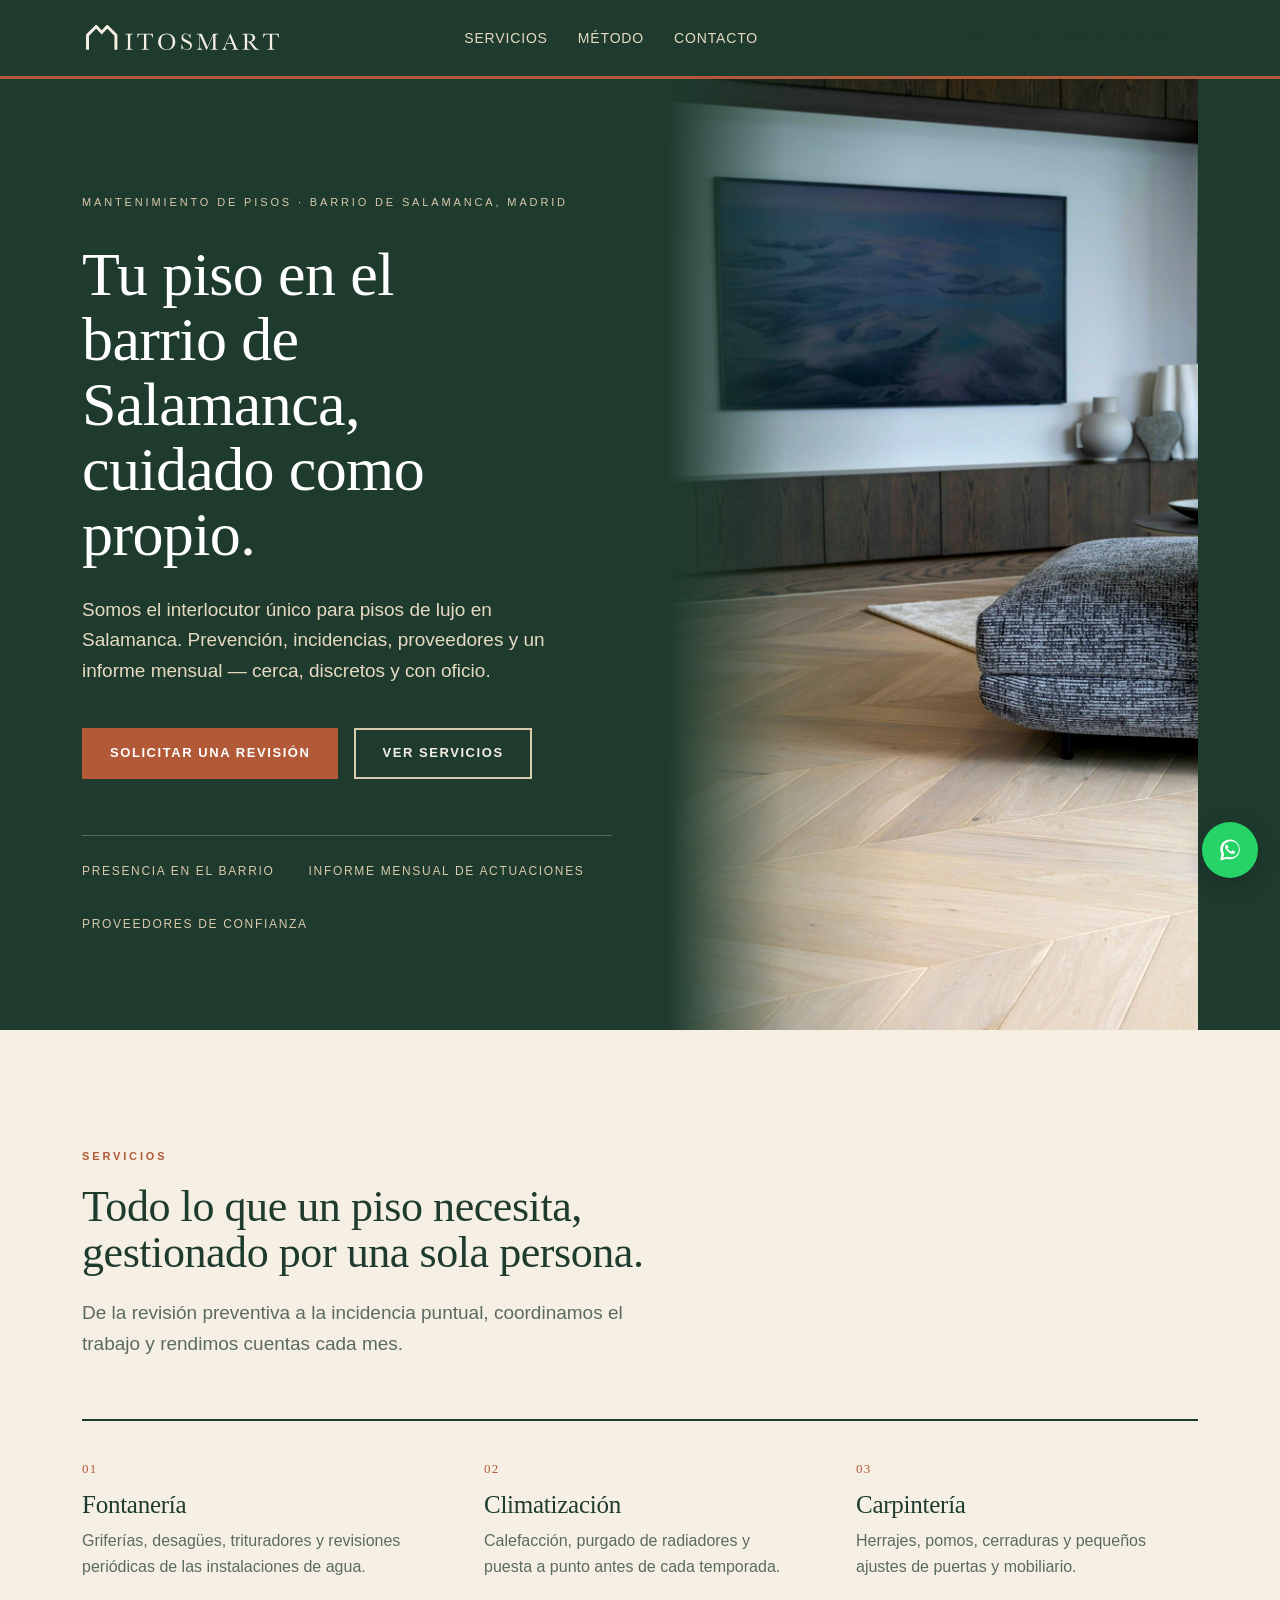
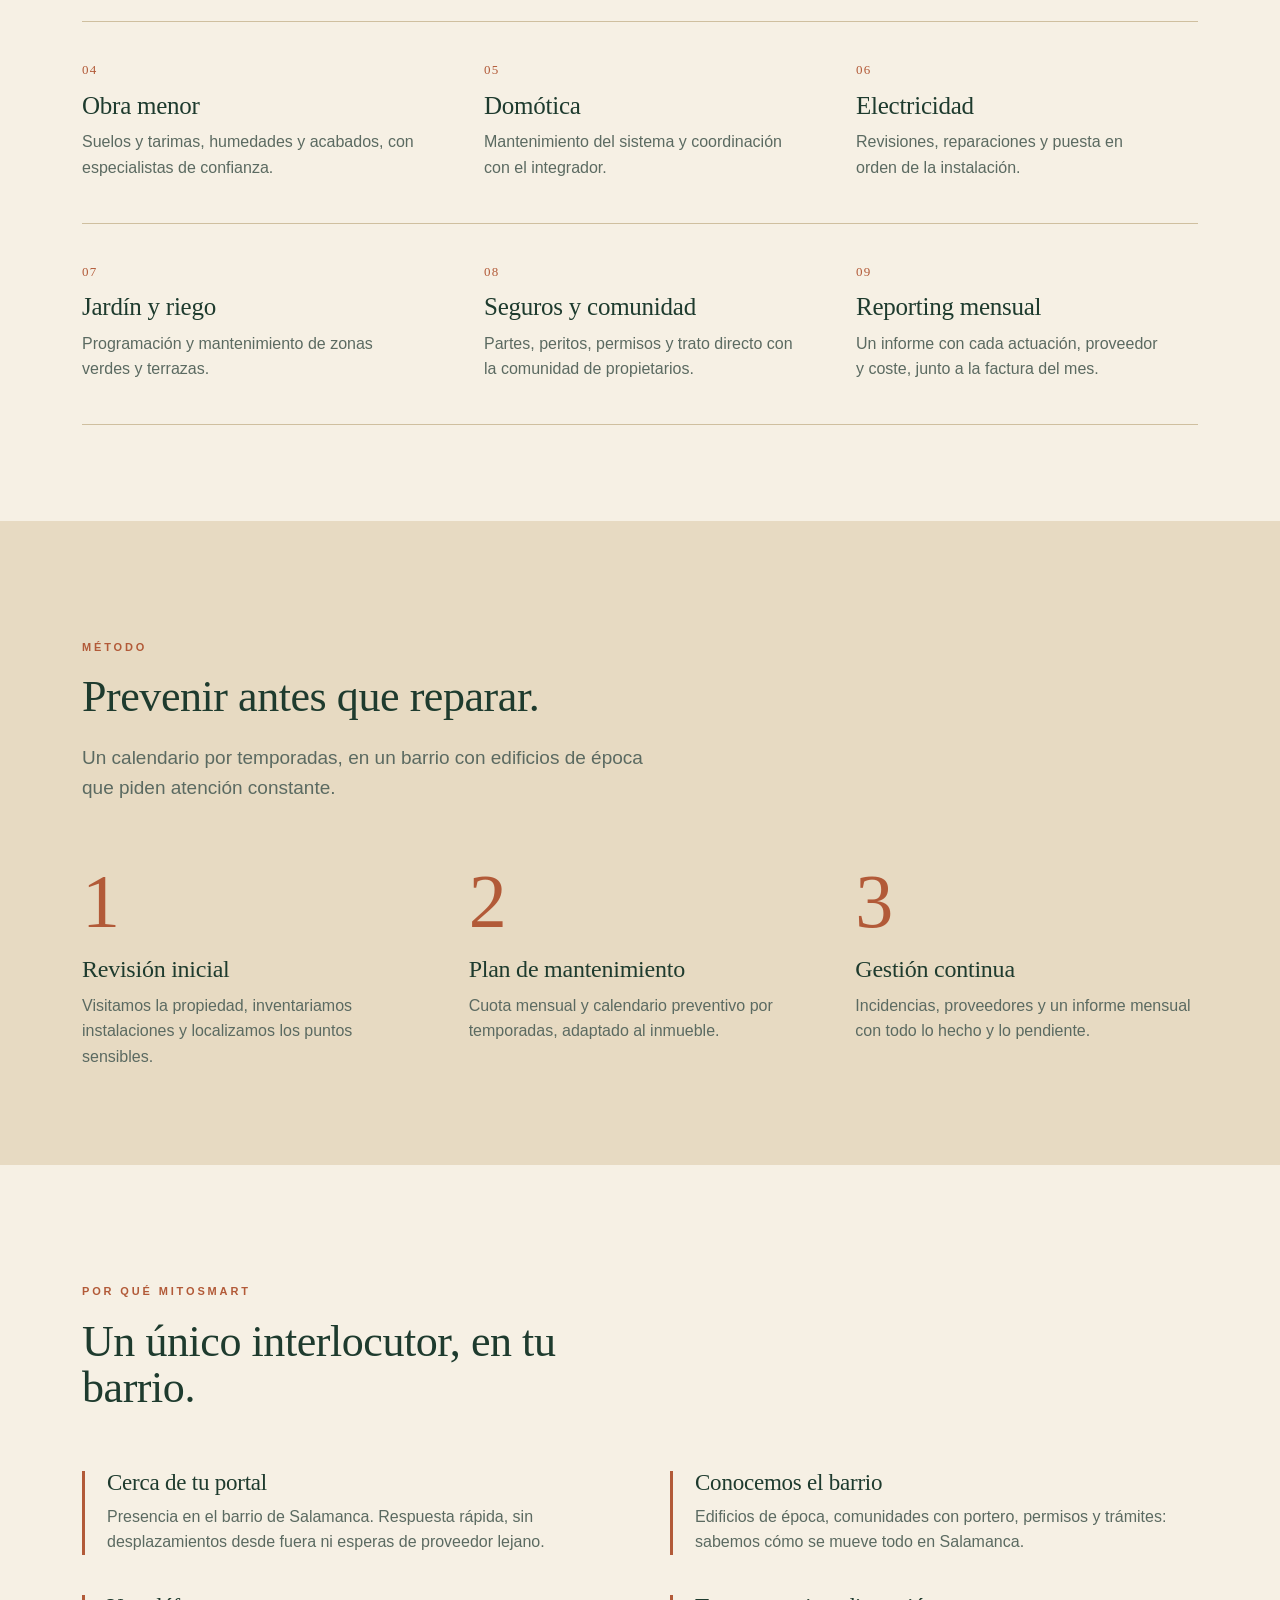
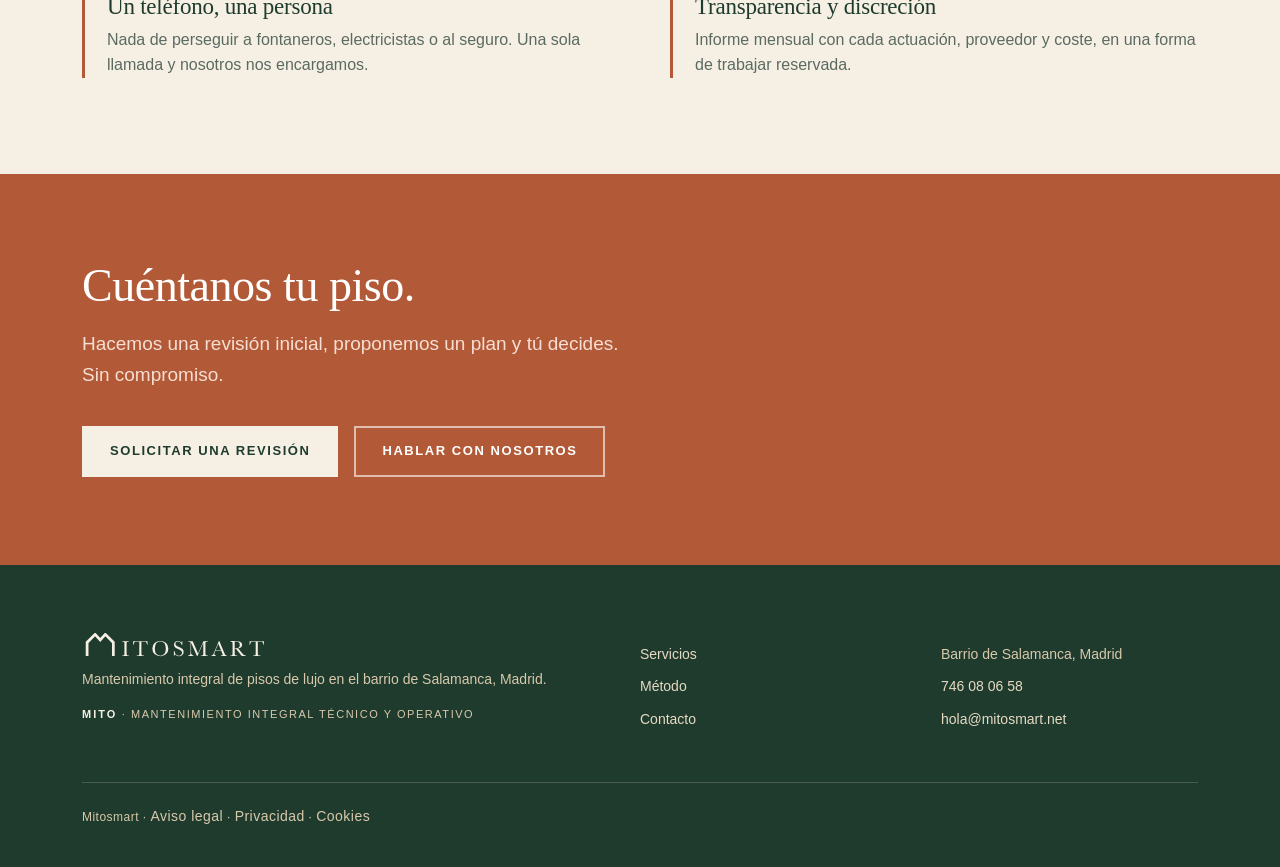
<file: index.html>
<!DOCTYPE html>
<html lang="es">
<head>
<meta charset="UTF-8">
<meta name="viewport" content="width=device-width, initial-scale=1.0">
  <meta name="robots" content="index, follow">
<title>Mantenimiento de pisos de lujo en Salamanca, Madrid | Mitosmart</title>
<meta name="description" content="Mantenimiento integral de pisos de lujo en el barrio de Salamanca (Madrid). Un único interlocutor: prevención, incidencias, proveedores de confianza e informe mensual.">
<link rel="stylesheet" href="styles.css?v=20261116a">
<script type="application/ld+json">
{
    "@context": "https://schema.org",
    "@type": "ProfessionalService",
    "name": "Mitosmart",
    "description": "Mantenimiento integral de pisos de lujo en el barrio de Salamanca (Madrid): prevención, incidencias, coordinación de proveedores y reporting mensual.",
    "url": "https://mitosmart.net/",
    "telephone": "+34746080658",
    "areaServed": [
        {
            "@type": "AdministrativeArea",
            "name": "Barrio de Salamanca"
        },
        {
            "@type": "City",
            "name": "Madrid"
        }
    ],
    "address": {
        "@type": "PostalAddress",
        "addressLocality": "Madrid",
        "addressRegion": "Madrid",
        "addressCountry": "ES"
    },
    "priceRange": "€€",
    "openingHoursSpecification": [
        {
            "@type": "OpeningHoursSpecification",
            "dayOfWeek": [
                "Monday",
                "Tuesday",
                "Wednesday",
                "Thursday",
                "Friday"
            ],
            "opens": "09:00",
            "closes": "19:00"
        }
    ],
    "hasOfferCatalog": {
        "@type": "OfferCatalog",
        "name": "Mantenimiento integral de viviendas",
        "itemListElement": [
            {
                "@type": "Offer",
                "itemOffered": {
                    "@type": "Service",
                    "name": "Fontanería"
                }
            },
            {
                "@type": "Offer",
                "itemOffered": {
                    "@type": "Service",
                    "name": "Climatización"
                }
            },
            {
                "@type": "Offer",
                "itemOffered": {
                    "@type": "Service",
                    "name": "Carpintería"
                }
            },
            {
                "@type": "Offer",
                "itemOffered": {
                    "@type": "Service",
                    "name": "Obra menor"
                }
            },
            {
                "@type": "Offer",
                "itemOffered": {
                    "@type": "Service",
                    "name": "Domótica"
                }
            },
            {
                "@type": "Offer",
                "itemOffered": {
                    "@type": "Service",
                    "name": "Electricidad"
                }
            },
            {
                "@type": "Offer",
                "itemOffered": {
                    "@type": "Service",
                    "name": "Jardín y riego"
                }
            },
            {
                "@type": "Offer",
                "itemOffered": {
                    "@type": "Service",
                    "name": "Gestión con seguros y comunidad"
                }
            }
        ]
    },
    "geo": {
        "@type": "GeoCoordinates",
        "latitude": 40.4319,
        "longitude": -3.682
    }
}
  </script>
<link rel="icon" href="/favicon.ico" sizes="any">
<link rel="icon" type="image/png" sizes="32x32" href="/favicon-32.png?v=2">
<link rel="icon" type="image/png" sizes="512x512" href="/icon-512.png?v=2">
<link rel="apple-touch-icon" href="/apple-touch-icon.png?v=2">
<link rel="canonical" href="https://mitosmart.net/">
<meta property="og:type" content="website">
<meta property="og:site_name" content="Mitosmart">
<meta property="og:locale" content="es_ES">
<meta property="og:title" content="Mantenimiento de pisos de lujo en Salamanca, Madrid | Mitosmart">
<meta property="og:description" content="Mantenimiento integral de pisos de lujo en el barrio de Salamanca (Madrid). Un único interlocutor: prevención, incidencias, proveedores de confianza e informe mensual.">
<meta property="og:url" content="https://mitosmart.net/">
<meta property="og:image" content="https://mitosmart.net/og-image.jpg">
<meta property="og:image:width" content="1200">
<meta property="og:image:height" content="630">
<meta name="twitter:card" content="summary_large_image">
<meta name="twitter:title" content="Mantenimiento de pisos de lujo en Salamanca, Madrid | Mitosmart">
<meta name="twitter:description" content="Mantenimiento integral de pisos de lujo en el barrio de Salamanca (Madrid). Un único interlocutor: prevención, incidencias, proveedores de confianza e informe mensual.">
<meta name="twitter:image" content="https://mitosmart.net/og-image.jpg">
</head>
<body>

<nav class="nav">
  <div class="wrap nav-inner">
    <a class="brand" href="index.html" aria-label="Mitosmart, inicio"><img class="brand-logo" src="assets/mitosmart-logo-nav-crema.svg" alt="Mitosmart" width="200" height="27"></a>
    <div class="nav-links">
      <a href="servicios.html">Servicios</a>
      <a href="index.html#metodo">Método</a>
      <a href="contacto.html">Contacto</a>
    </div>
    <a class="btn" href="contacto.html">Solicitar una revisión</a>
  </div>
</nav>

<header class="hero">
  <div class="wrap hero-grid">
    <div class="hero-copy">
      <p class="kicker">Mantenimiento de pisos · Barrio de Salamanca, Madrid</p>
      <h1>Tu piso en el barrio de Salamanca, cuidado como propio.</h1>
      <p class="sub">Somos el interlocutor único para pisos de lujo en Salamanca. Prevención, incidencias, proveedores y un informe mensual — cerca, discretos y con oficio.</p>
      <div class="actions">
        <a class="btn solid" href="contacto.html">Solicitar una revisión</a>
        <a class="btn ghost" href="servicios.html">Ver servicios</a>
      </div>
      <div class="trustline">
        <span>Presencia en el barrio</span>
        <span>Informe mensual de actuaciones</span>
        <span>Proveedores de confianza</span>
      </div>
    </div>
    <div class="hero-media">
      <img src="hero_portrait.jpg" alt="Salón de un piso clásico con suelo de parqué en espiga en el barrio de Salamanca" loading="eager">
    </div>
  </div>
</header>

<section class="section" id="servicios">
  <div class="wrap">
    <div class="sec-head">
      <p class="kicker">Servicios</p>
      <h2>Todo lo que un piso necesita, gestionado por una sola persona.</h2>
      <p>De la revisión preventiva a la incidencia puntual, coordinamos el trabajo y rendimos cuentas cada mes.</p>
    </div>
    <div class="grid">
      <div class="cell"><p class="num">01</p><h3><a href="fontaneria-salamanca.html">Fontanería</a></h3><p>Griferías, desagües, trituradores y revisiones periódicas de las instalaciones de agua.</p></div>
      <div class="cell"><p class="num">02</p><h3><a href="climatizacion-salamanca.html">Climatización</a></h3><p>Calefacción, purgado de radiadores y puesta a punto antes de cada temporada.</p></div>
      <div class="cell"><p class="num">03</p><h3><a href="carpinteria-salamanca.html">Carpintería</a></h3><p>Herrajes, pomos, cerraduras y pequeños ajustes de puertas y mobiliario.</p></div>
      <div class="cell"><p class="num">04</p><h3><a href="obra-menor-salamanca.html">Obra menor</a></h3><p>Suelos y tarimas, humedades y acabados, con especialistas de confianza.</p></div>
      <div class="cell"><p class="num">05</p><h3><a href="domotica-salamanca.html">Domótica</a></h3><p>Mantenimiento del sistema y coordinación con el integrador.</p></div>
      <div class="cell"><p class="num">06</p><h3><a href="electricidad-salamanca.html">Electricidad</a></h3><p>Revisiones, reparaciones y puesta en orden de la instalación.</p></div>
      <div class="cell"><p class="num">07</p><h3>Jardín y riego</h3><p>Programación y mantenimiento de zonas verdes y terrazas.</p></div>
      <div class="cell"><p class="num">08</p><h3>Seguros y comunidad</h3><p>Partes, peritos, permisos y trato directo con la comunidad de propietarios.</p></div>
      <div class="cell"><p class="num">09</p><h3>Reporting mensual</h3><p>Un informe con cada actuación, proveedor y coste, junto a la factura del mes.</p></div>
    </div>
  </div>
</section>

<section class="section tint" id="metodo">
  <div class="wrap">
    <div class="sec-head">
      <p class="kicker">Método</p>
      <h2>Prevenir antes que reparar.</h2>
      <p>Un calendario por temporadas, en un barrio con edificios de época que piden atención constante.</p>
    </div>
    <div class="steps">
      <div class="step"><div class="step-num">1</div><h3>Revisión inicial</h3><p>Visitamos la propiedad, inventariamos instalaciones y localizamos los puntos sensibles.</p></div>
      <div class="step"><div class="step-num">2</div><h3>Plan de mantenimiento</h3><p>Cuota mensual y calendario preventivo por temporadas, adaptado al inmueble.</p></div>
      <div class="step"><div class="step-num">3</div><h3>Gestión continua</h3><p>Incidencias, proveedores y un informe mensual con todo lo hecho y lo pendiente.</p></div>
    </div>
  </div>
</section>

<section class="section">
  <div class="wrap">
    <div class="sec-head">
      <p class="kicker">Por qué Mitosmart</p>
      <h2>Un único interlocutor, en tu barrio.</h2>
    </div>
    <div class="props">
      <div class="prop"><h3>Cerca de tu portal</h3><p>Presencia en el barrio de Salamanca. Respuesta rápida, sin desplazamientos desde fuera ni esperas de proveedor lejano.</p></div>
      <div class="prop"><h3>Conocemos el barrio</h3><p>Edificios de época, comunidades con portero, permisos y trámites: sabemos cómo se mueve todo en Salamanca.</p></div>
      <div class="prop"><h3>Un teléfono, una persona</h3><p>Nada de perseguir a fontaneros, electricistas o al seguro. Una sola llamada y nosotros nos encargamos.</p></div>
      <div class="prop"><h3>Transparencia y discreción</h3><p>Informe mensual con cada actuación, proveedor y coste, en una forma de trabajar reservada.</p></div>
    </div>
  </div>
</section>

<section class="cta">
  <div class="wrap">
    <h2>Cuéntanos tu piso.</h2>
    <p>Hacemos una revisión inicial, proponemos un plan y tú decides. Sin compromiso.</p>
    <div class="actions">
      <a class="btn solid" href="contacto.html">Solicitar una revisión</a>
      <a class="btn ghost" href="contacto.html">Hablar con nosotros</a>
    </div>
  </div>
</section>

<footer class="footer">
  <div class="wrap">
    <div class="footer-inner">
      <div class="col">
        <div class="brand"><img class="brand-logo" src="assets/mitosmart-logo-nav-crema.svg" alt="Mitosmart" width="190" height="25"></div>
        <p>Mantenimiento integral de pisos de lujo en el barrio de Salamanca, Madrid.</p>
        <p class="acronym"><strong>MITO</strong> · Mantenimiento Integral Técnico y Operativo</p>
      </div>
      <div class="col">
        <p><a href="servicios.html">Servicios</a></p>
        <p><a href="index.html#metodo">Método</a></p>
        <p><a href="contacto.html">Contacto</a></p>
      </div>
      <div class="col">
        <p>Barrio de Salamanca, Madrid</p>
        <p><a href="tel:+34746080658">746 08 06 58</a></p>
        <p><a href="mailto:hola@mitosmart.net">hola@mitosmart.net</a></p>
      </div>
    </div>
    <div class="legal">
      Mitosmart · <a href="aviso-legal.html">Aviso legal</a> · <a href="privacidad.html">Privacidad</a> · <a href="cookies.html">Cookies</a>
    </div>
  </div>
</footer>

<a class="wa-float" href="https://wa.me/34746080658" target="_blank" rel="noopener" aria-label="Escribir por WhatsApp">
  <svg viewBox="0 0 32 32" width="26" height="26" aria-hidden="true"><path fill="currentColor" d="M16.04 3C9.4 3 4.01 8.39 4.01 15.03c0 2.12.55 4.19 1.6 6.01L4 29l8.13-2.13a12 12 0 0 0 3.9.65h.01c6.64 0 12.03-5.39 12.03-12.03C28.07 8.39 22.68 3 16.04 3Zm0 21.9h-.01a9.9 9.9 0 0 1-3.36-.6l-.24-.1-4.82 1.26 1.29-4.7-.16-.25a9.86 9.86 0 0 1-1.51-5.48c0-5.45 4.44-9.88 9.89-9.88 2.64 0 5.12 1.03 6.99 2.9a9.82 9.82 0 0 1 2.9 6.99c0 5.45-4.44 9.88-9.88 9.88Zm5.42-7.4c-.3-.15-1.76-.87-2.03-.97-.27-.1-.47-.15-.67.15-.2.3-.77.97-.94 1.17-.17.2-.35.22-.65.07-.3-.15-1.25-.46-2.38-1.47-.88-.79-1.47-1.76-1.64-2.06-.17-.3-.02-.46.13-.61.13-.13.3-.35.45-.52.15-.17.2-.3.3-.5.1-.2.05-.37-.02-.52-.07-.15-.67-1.61-.92-2.21-.24-.58-.49-.5-.67-.51h-.57c-.2 0-.52.07-.79.37-.27.3-1.04 1.02-1.04 2.48s1.06 2.88 1.21 3.08c.15.2 2.09 3.19 5.06 4.47.71.31 1.26.49 1.69.62.71.23 1.36.2 1.87.12.57-.09 1.76-.72 2.01-1.42.25-.7.25-1.29.17-1.42-.07-.13-.27-.2-.57-.35Z"/></svg>
</a>

<!-- Cloudflare Web Analytics --><script type='module' src='https://static.cloudflareinsights.com/beacon.min.js' data-cf-beacon='{"token": "82f9977408dd4a0990320ea3b025bb33"}'></script><!-- End Cloudflare Web Analytics -->

</body>
</html>
</file>
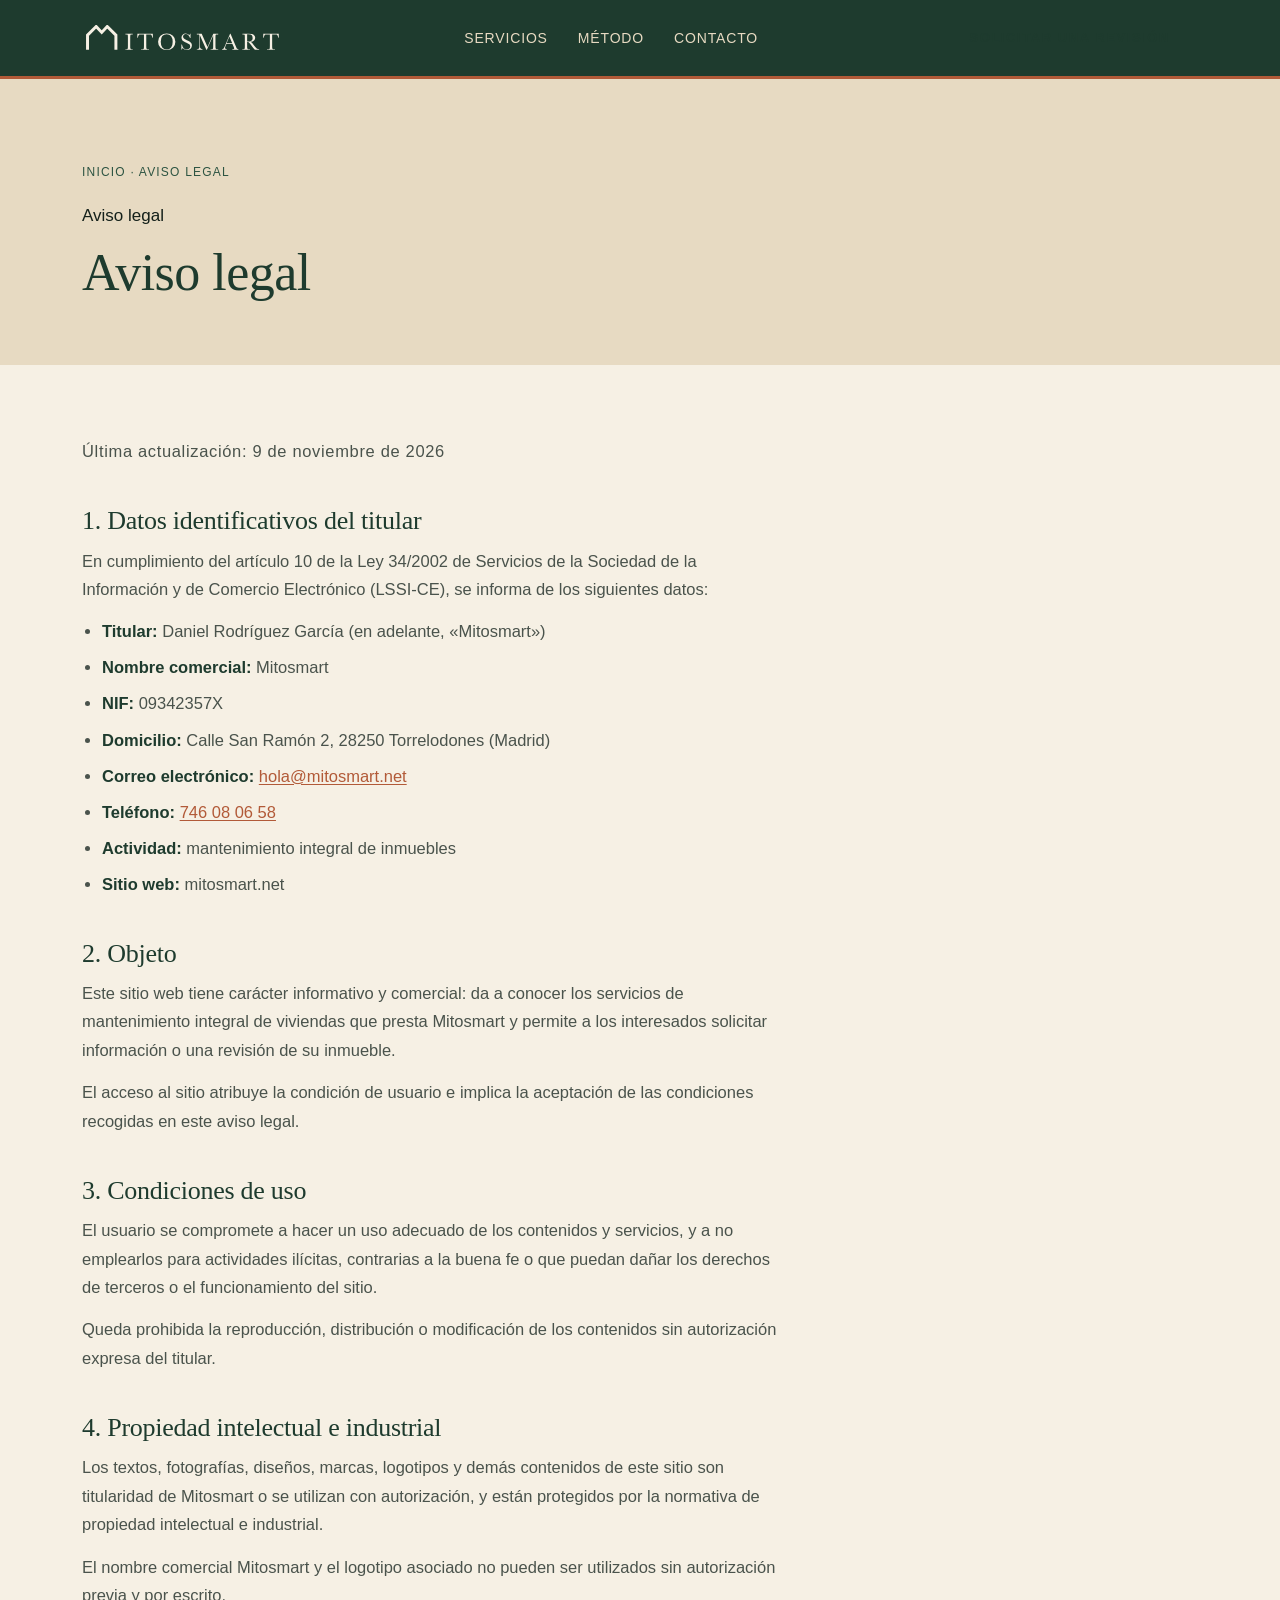
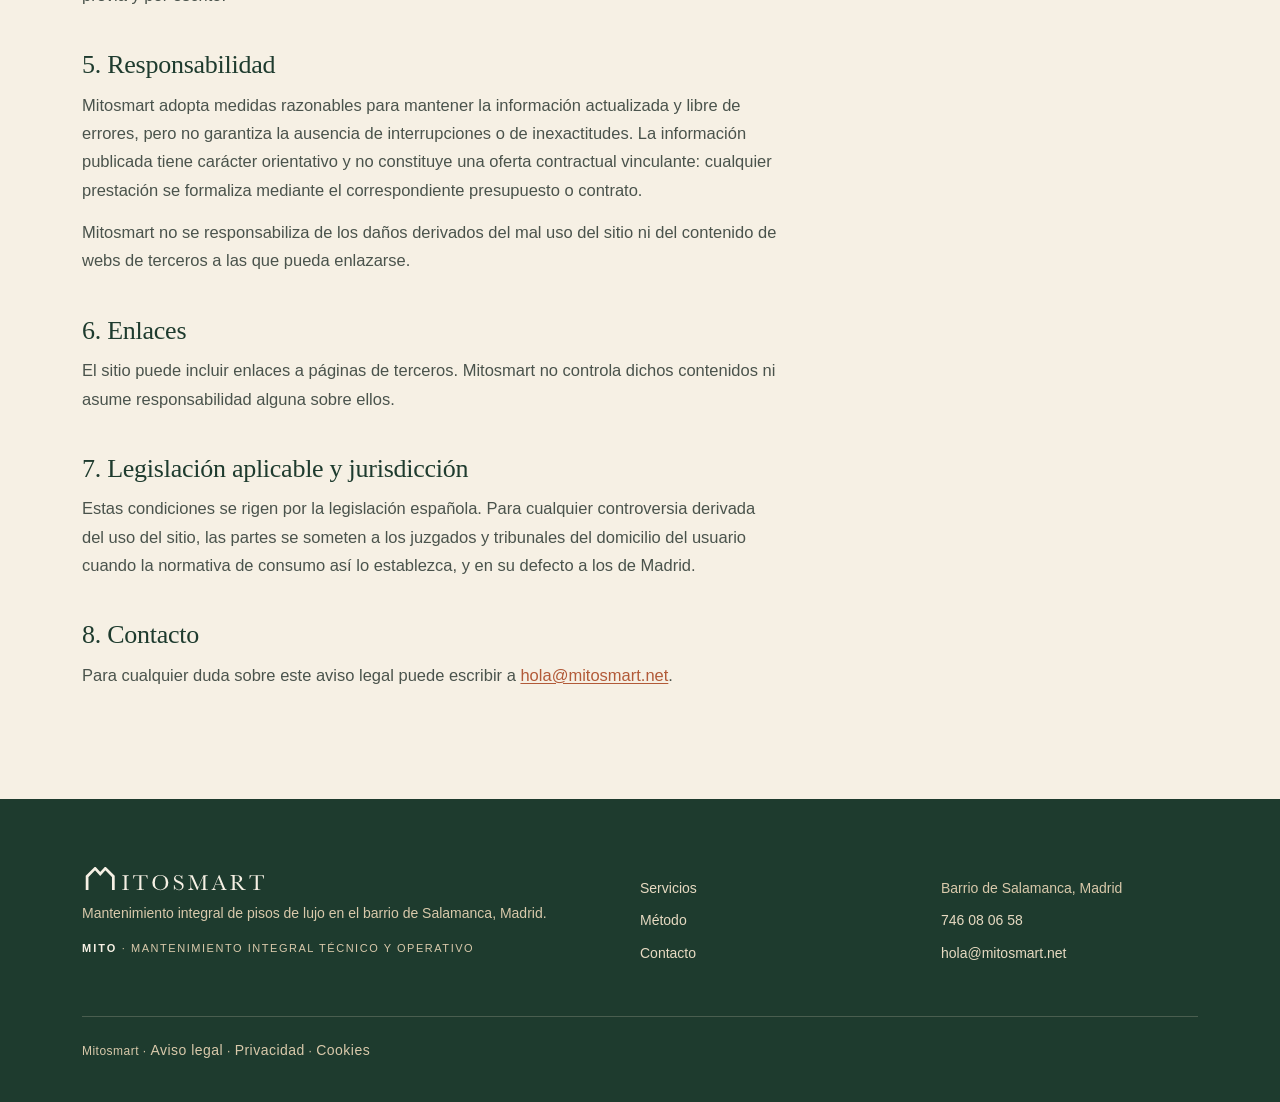
<file: aviso-legal.html>
<!DOCTYPE html>
<html lang="es">
<head>
<meta charset="UTF-8">
<meta name="viewport" content="width=device-width, initial-scale=1.0">
  <link rel="canonical" href="https://mitosmart.net/aviso-legal.html">
<title>Aviso legal — Mitosmart</title>
<meta name="description" content="Datos identificativos del titular y condiciones de uso del sitio web mitosmart.net.">
<meta name="robots" content="noindex, follow">
<link rel="icon" href="/favicon.ico" sizes="any">
<link rel="icon" type="image/png" sizes="32x32" href="/favicon-32.png?v=2">
<link rel="icon" type="image/png" sizes="512x512" href="/icon-512.png?v=2">
<link rel="apple-touch-icon" href="/apple-touch-icon.png?v=2">
<link rel="stylesheet" href="styles.css?v=20261116a">
</head>
<body>

<nav class="nav">
  <div class="wrap nav-inner">
    <a class="brand" href="index.html" aria-label="Mitosmart, inicio"><img class="brand-logo" src="assets/mitosmart-logo-nav-crema.svg" alt="Mitosmart" width="200" height="27"></a>
    <div class="nav-links">
      <a href="servicios.html">Servicios</a>
      <a href="index.html#metodo">Método</a>
      <a href="contacto.html">Contacto</a>
    </div>
    <a class="btn" href="contacto.html">Solicitar una revisión</a>
  </div>
</nav>

<header class="sub-hero">
  <div class="wrap">
    <p class="crumb"><a href="index.html">Inicio</a> · Aviso legal</p>
    <p class="kicker">Aviso legal</p>
    <h1>Aviso legal</h1>
  </div>
</header>

<section class="section contact-section">
  <div class="wrap">
    <div class="doc">

<p class="doc-meta">Última actualización: 9 de noviembre de 2026</p>

<h2>1. Datos identificativos del titular</h2>
<p>En cumplimiento del artículo 10 de la Ley 34/2002 de Servicios de la Sociedad de la Información y de Comercio Electrónico (LSSI-CE), se informa de los siguientes datos:</p>
<ul>
  <li><strong>Titular:</strong> Daniel Rodríguez García (en adelante, «Mitosmart»)</li>
  <li><strong>Nombre comercial:</strong> Mitosmart</li>
  <li><strong>NIF:</strong> 09342357X</li>
  <li><strong>Domicilio:</strong> Calle San Ramón 2, 28250 Torrelodones (Madrid)</li>
  <li><strong>Correo electrónico:</strong> <a href="mailto:hola@mitosmart.net">hola@mitosmart.net</a></li>
  <li><strong>Teléfono:</strong> <a href="tel:+34746080658">746 08 06 58</a></li>
  <li><strong>Actividad:</strong> mantenimiento integral de inmuebles</li>
  <li><strong>Sitio web:</strong> mitosmart.net</li>
</ul>

<h2>2. Objeto</h2>
<p>Este sitio web tiene carácter informativo y comercial: da a conocer los servicios de mantenimiento integral de viviendas que presta Mitosmart y permite a los interesados solicitar información o una revisión de su inmueble.</p>
<p>El acceso al sitio atribuye la condición de usuario e implica la aceptación de las condiciones recogidas en este aviso legal.</p>

<h2>3. Condiciones de uso</h2>
<p>El usuario se compromete a hacer un uso adecuado de los contenidos y servicios, y a no emplearlos para actividades ilícitas, contrarias a la buena fe o que puedan dañar los derechos de terceros o el funcionamiento del sitio.</p>
<p>Queda prohibida la reproducción, distribución o modificación de los contenidos sin autorización expresa del titular.</p>

<h2>4. Propiedad intelectual e industrial</h2>
<p>Los textos, fotografías, diseños, marcas, logotipos y demás contenidos de este sitio son titularidad de Mitosmart o se utilizan con autorización, y están protegidos por la normativa de propiedad intelectual e industrial.</p>
<p>El nombre comercial Mitosmart y el logotipo asociado no pueden ser utilizados sin autorización previa y por escrito.</p>

<h2>5. Responsabilidad</h2>
<p>Mitosmart adopta medidas razonables para mantener la información actualizada y libre de errores, pero no garantiza la ausencia de interrupciones o de inexactitudes. La información publicada tiene carácter orientativo y no constituye una oferta contractual vinculante: cualquier prestación se formaliza mediante el correspondiente presupuesto o contrato.</p>
<p>Mitosmart no se responsabiliza de los daños derivados del mal uso del sitio ni del contenido de webs de terceros a las que pueda enlazarse.</p>

<h2>6. Enlaces</h2>
<p>El sitio puede incluir enlaces a páginas de terceros. Mitosmart no controla dichos contenidos ni asume responsabilidad alguna sobre ellos.</p>

<h2>7. Legislación aplicable y jurisdicción</h2>
<p>Estas condiciones se rigen por la legislación española. Para cualquier controversia derivada del uso del sitio, las partes se someten a los juzgados y tribunales del domicilio del usuario cuando la normativa de consumo así lo establezca, y en su defecto a los de Madrid.</p>

<h2>8. Contacto</h2>
<p>Para cualquier duda sobre este aviso legal puede escribir a <a href="mailto:hola@mitosmart.net">hola@mitosmart.net</a>.</p>

    </div>
  </div>
</section>

<footer class="footer">
  <div class="wrap">
    <div class="footer-inner">
      <div class="col">
        <div class="brand"><img class="brand-logo" src="assets/mitosmart-logo-nav-crema.svg" alt="Mitosmart" width="190" height="25"></div>
        <p>Mantenimiento integral de pisos de lujo en el barrio de Salamanca, Madrid.</p>
        <p class="acronym"><strong>MITO</strong> · Mantenimiento Integral Técnico y Operativo</p>
      </div>
      <div class="col">
        <p><a href="servicios.html">Servicios</a></p>
        <p><a href="index.html#metodo">Método</a></p>
        <p><a href="contacto.html">Contacto</a></p>
      </div>
      <div class="col">
        <p>Barrio de Salamanca, Madrid</p>
        <p><a href="tel:+34746080658">746 08 06 58</a></p>
        <p><a href="mailto:hola@mitosmart.net">hola@mitosmart.net</a></p>
      </div>
    </div>
    <div class="legal">
      Mitosmart · <a href="aviso-legal.html">Aviso legal</a> · <a href="privacidad.html">Privacidad</a> · <a href="cookies.html">Cookies</a>
    </div>
  </div>
</footer>

<!-- Cloudflare Web Analytics --><script type='module' src='https://static.cloudflareinsights.com/beacon.min.js' data-cf-beacon='{"token": "82f9977408dd4a0990320ea3b025bb33"}'></script><!-- End Cloudflare Web Analytics -->

</body>
</html>
</file>
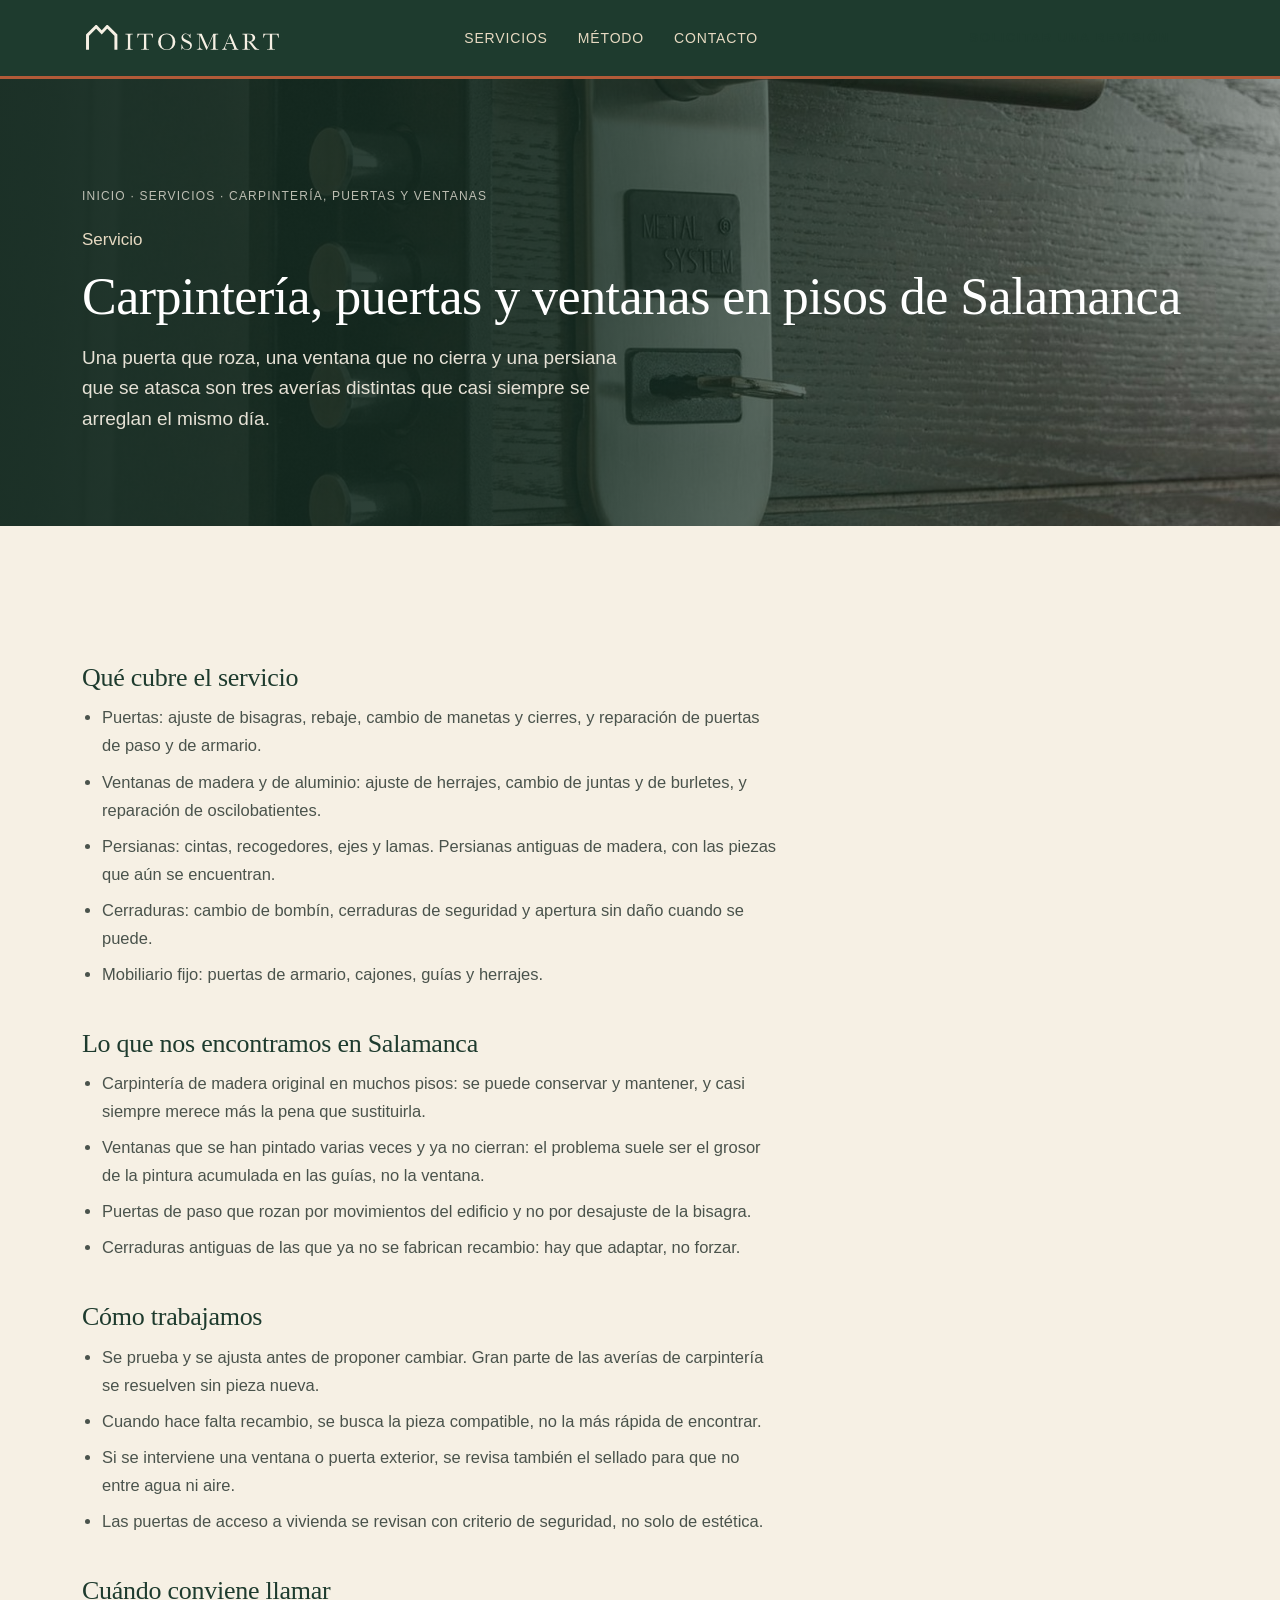
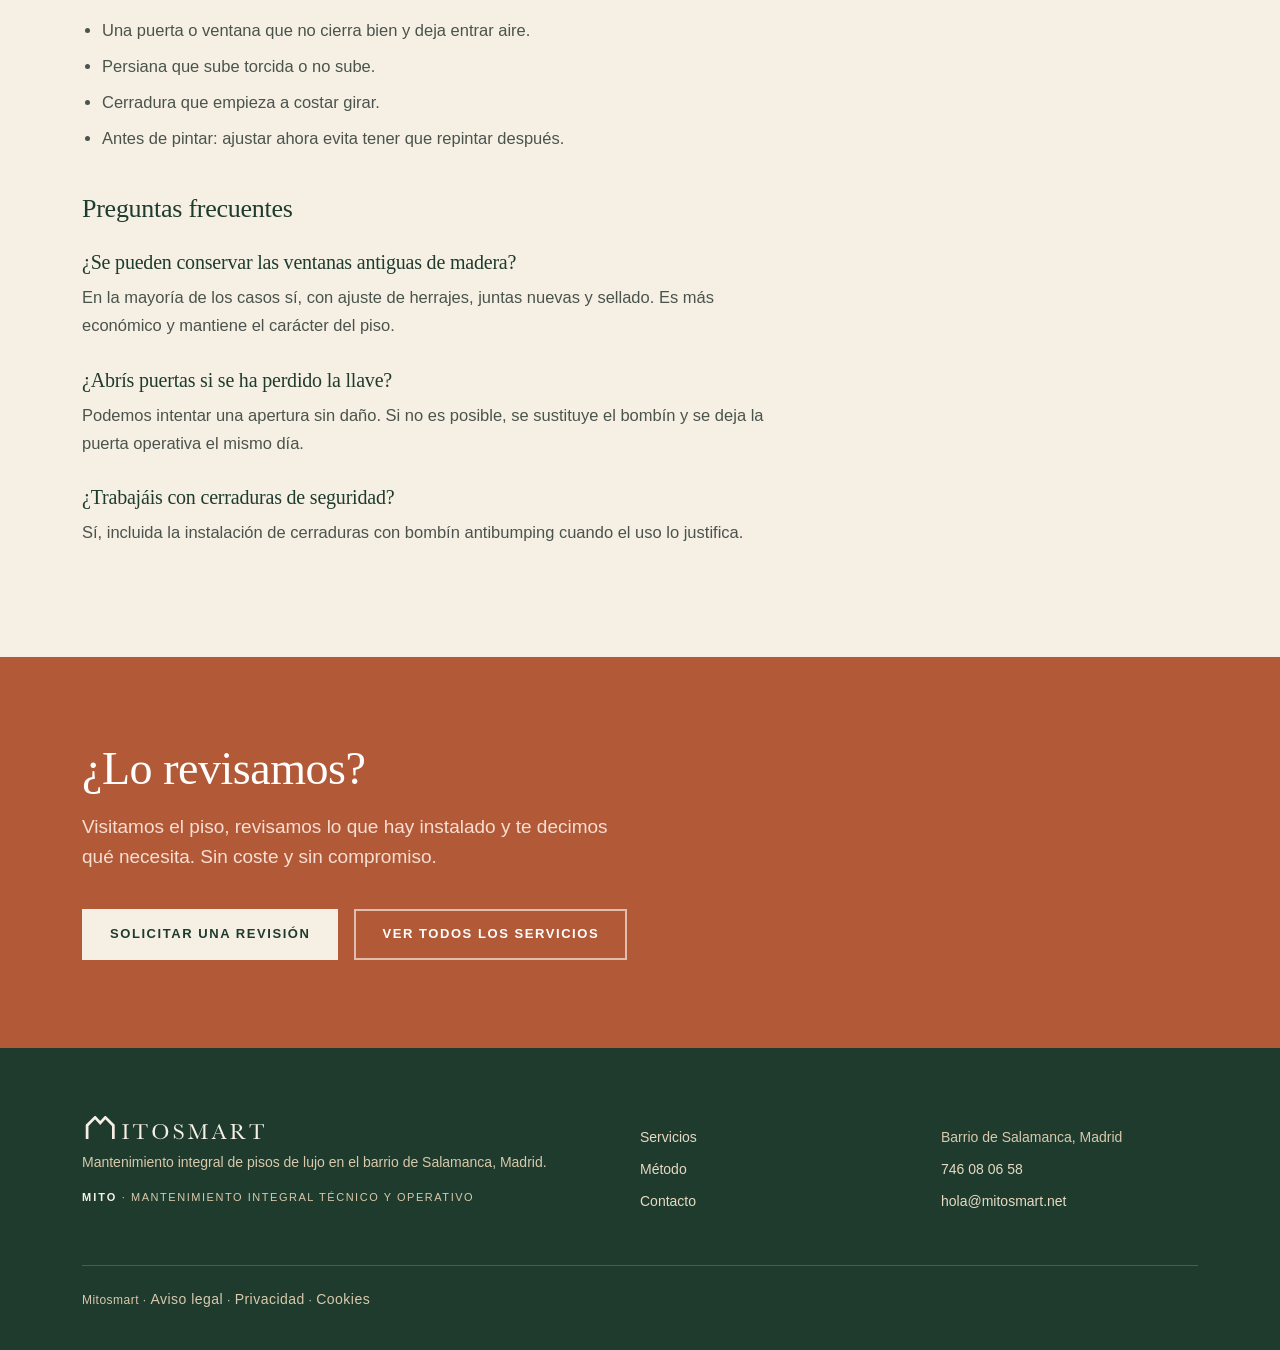
<file: carpinteria-salamanca.html>
<!DOCTYPE html>
<html lang="es">
<head>
<meta charset="UTF-8">
<meta name="viewport" content="width=device-width, initial-scale=1.0">
  <meta name="robots" content="index, follow">
<title>Carpintería y cerrajería en Salamanca, Madrid | Mitosmart</title>
<meta name="description" content="Ajuste y reparación de puertas, ventanas, persianas, herrajes y cerraduras en pisos del barrio de Salamanca, incluida carpintería antigua de madera.">
<link rel="icon" href="/favicon.ico" sizes="any">
<link rel="icon" type="image/png" sizes="32x32" href="/favicon-32.png?v=2">
<link rel="icon" type="image/png" sizes="512x512" href="/icon-512.png?v=2">
<link rel="apple-touch-icon" href="/apple-touch-icon.png?v=2">
<link rel="canonical" href="https://mitosmart.net/carpinteria-salamanca.html">
<meta property="og:type" content="website">
<meta property="og:site_name" content="Mitosmart">
<meta property="og:locale" content="es_ES">
<meta property="og:title" content="Carpintería y cerrajería en Salamanca, Madrid | Mitosmart">
<meta property="og:description" content="Ajuste y reparación de puertas, ventanas, persianas, herrajes y cerraduras en pisos del barrio de Salamanca, incluida carpintería antigua de madera.">
<meta property="og:url" content="https://mitosmart.net/carpinteria-salamanca.html">
<meta property="og:image" content="https://mitosmart.net/og-image.jpg">
<meta name="twitter:card" content="summary_large_image">
<link rel="stylesheet" href="styles.css?v=20261116a">
<script type="application/ld+json">
{
  "@context": "https://schema.org",
  "@type": "FAQPage",
  "mainEntity": [
    {
      "@type": "Question",
      "name": "¿Se pueden conservar las ventanas antiguas de madera?",
      "acceptedAnswer": {
        "@type": "Answer",
        "text": "En la mayoría de los casos sí, con ajuste de herrajes, juntas nuevas y sellado. Es más económico y mantiene el carácter del piso."
      }
    },
    {
      "@type": "Question",
      "name": "¿Abrís puertas si se ha perdido la llave?",
      "acceptedAnswer": {
        "@type": "Answer",
        "text": "Podemos intentar una apertura sin daño. Si no es posible, se sustituye el bombín y se deja la puerta operativa el mismo día."
      }
    },
    {
      "@type": "Question",
      "name": "¿Trabajáis con cerraduras de seguridad?",
      "acceptedAnswer": {
        "@type": "Answer",
        "text": "Sí, incluida la instalación de cerraduras con bombín antibumping cuando el uso lo justifica."
      }
    }
  ]
}
</script>
<script type="application/ld+json">
{
  "@context": "https://schema.org",
  "@type": "BreadcrumbList",
  "itemListElement": [
    {
      "@type": "ListItem",
      "position": 1,
      "name": "Inicio",
      "item": "https://mitosmart.net/"
    },
    {
      "@type": "ListItem",
      "position": 2,
      "name": "Servicios",
      "item": "https://mitosmart.net/servicios.html"
    },
    {
      "@type": "ListItem",
      "position": 3,
      "name": "Carpintería",
      "item": "https://mitosmart.net/carpinteria-salamanca.html"
    }
  ]
}
</script>
</head>
<body>

<nav class="nav">
  <div class="wrap nav-inner">
    <a class="brand" href="index.html" aria-label="Mitosmart, inicio"><img class="brand-logo" src="assets/mitosmart-logo-nav-crema.svg" alt="Mitosmart" width="200" height="27"></a>
    <div class="nav-links">
      <a href="servicios.html">Servicios</a>
      <a href="index.html#metodo">Método</a>
      <a href="contacto.html">Contacto</a>
    </div>
    <a class="btn" href="contacto.html">Solicitar una revisión</a>
  </div>
</nav>

<header class="sub-hero photo" style="--img:url('assets/servicio-carpinteria.jpg')">
  <div class="wrap">
    <p class="crumb"><a href="index.html">Inicio</a> · <a href="servicios.html">Servicios</a> · Carpintería, puertas y ventanas</p>
    <p class="kicker">Servicio</p>
    <h1>Carpintería, puertas y ventanas en pisos de Salamanca</h1>
    <p class="lead">Una puerta que roza, una ventana que no cierra y una persiana que se atasca son tres averías distintas que casi siempre se arreglan el mismo día.</p>
  </div>
</header>

<section class="section">
  <div class="wrap">
    <div class="doc">
<h2>Qué cubre el servicio</h2>
<ul>
  <li>Puertas: ajuste de bisagras, rebaje, cambio de manetas y cierres, y reparación de puertas de paso y de armario.</li>
  <li>Ventanas de madera y de aluminio: ajuste de herrajes, cambio de juntas y de burletes, y reparación de oscilobatientes.</li>
  <li>Persianas: cintas, recogedores, ejes y lamas. Persianas antiguas de madera, con las piezas que aún se encuentran.</li>
  <li>Cerraduras: cambio de bombín, cerraduras de seguridad y apertura sin daño cuando se puede.</li>
  <li>Mobiliario fijo: puertas de armario, cajones, guías y herrajes.</li>
</ul>
<h2>Lo que nos encontramos en Salamanca</h2>
<ul>
  <li>Carpintería de madera original en muchos pisos: se puede conservar y mantener, y casi siempre merece más la pena que sustituirla.</li>
  <li>Ventanas que se han pintado varias veces y ya no cierran: el problema suele ser el grosor de la pintura acumulada en las guías, no la ventana.</li>
  <li>Puertas de paso que rozan por movimientos del edificio y no por desajuste de la bisagra.</li>
  <li>Cerraduras antiguas de las que ya no se fabrican recambio: hay que adaptar, no forzar.</li>
</ul>
<h2>Cómo trabajamos</h2>
<ul>
  <li>Se prueba y se ajusta antes de proponer cambiar. Gran parte de las averías de carpintería se resuelven sin pieza nueva.</li>
  <li>Cuando hace falta recambio, se busca la pieza compatible, no la más rápida de encontrar.</li>
  <li>Si se interviene una ventana o puerta exterior, se revisa también el sellado para que no entre agua ni aire.</li>
  <li>Las puertas de acceso a vivienda se revisan con criterio de seguridad, no solo de estética.</li>
</ul>
<h2>Cuándo conviene llamar</h2>
<ul>
  <li>Una puerta o ventana que no cierra bien y deja entrar aire.</li>
  <li>Persiana que sube torcida o no sube.</li>
  <li>Cerradura que empieza a costar girar.</li>
  <li>Antes de pintar: ajustar ahora evita tener que repintar después.</li>
</ul>

<h2>Preguntas frecuentes</h2>
<h3>¿Se pueden conservar las ventanas antiguas de madera?</h3>
<p>En la mayoría de los casos sí, con ajuste de herrajes, juntas nuevas y sellado. Es más económico y mantiene el carácter del piso.</p>
<h3>¿Abrís puertas si se ha perdido la llave?</h3>
<p>Podemos intentar una apertura sin daño. Si no es posible, se sustituye el bombín y se deja la puerta operativa el mismo día.</p>
<h3>¿Trabajáis con cerraduras de seguridad?</h3>
<p>Sí, incluida la instalación de cerraduras con bombín antibumping cuando el uso lo justifica.</p>
    </div>
  </div>
</section>

<section class="cta">
  <div class="wrap">
    <h2>¿Lo revisamos?</h2>
    <p>Visitamos el piso, revisamos lo que hay instalado y te decimos qué necesita. Sin coste y sin compromiso.</p>
    <div class="actions">
      <a class="btn solid" href="contacto.html">Solicitar una revisión</a>
      <a class="btn ghost" href="servicios.html">Ver todos los servicios</a>
    </div>
  </div>
</section>

<footer class="footer">
  <div class="wrap">
    <div class="footer-inner">
      <div class="col">
        <div class="brand"><img class="brand-logo" src="assets/mitosmart-logo-nav-crema.svg" alt="Mitosmart" width="190" height="25"></div>
        <p>Mantenimiento integral de pisos de lujo en el barrio de Salamanca, Madrid.</p>
        <p class="acronym"><strong>MITO</strong> · Mantenimiento Integral Técnico y Operativo</p>
      </div>
      <div class="col">
        <p><a href="servicios.html">Servicios</a></p>
        <p><a href="index.html#metodo">Método</a></p>
        <p><a href="contacto.html">Contacto</a></p>
      </div>
      <div class="col">
        <p>Barrio de Salamanca, Madrid</p>
        <p><a href="tel:+34746080658">746 08 06 58</a></p>
        <p><a href="mailto:hola@mitosmart.net">hola@mitosmart.net</a></p>
      </div>
    </div>
    <div class="legal">
      Mitosmart · <a href="aviso-legal.html">Aviso legal</a> · <a href="privacidad.html">Privacidad</a> · <a href="cookies.html">Cookies</a>
    </div>
  </div>
</footer>

<!-- Cloudflare Web Analytics --><script type='module' src='https://static.cloudflareinsights.com/beacon.min.js' data-cf-beacon='{"token": "82f9977408dd4a0990320ea3b025bb33"}'></script><!-- End Cloudflare Web Analytics -->

</body>
</html>
</file>
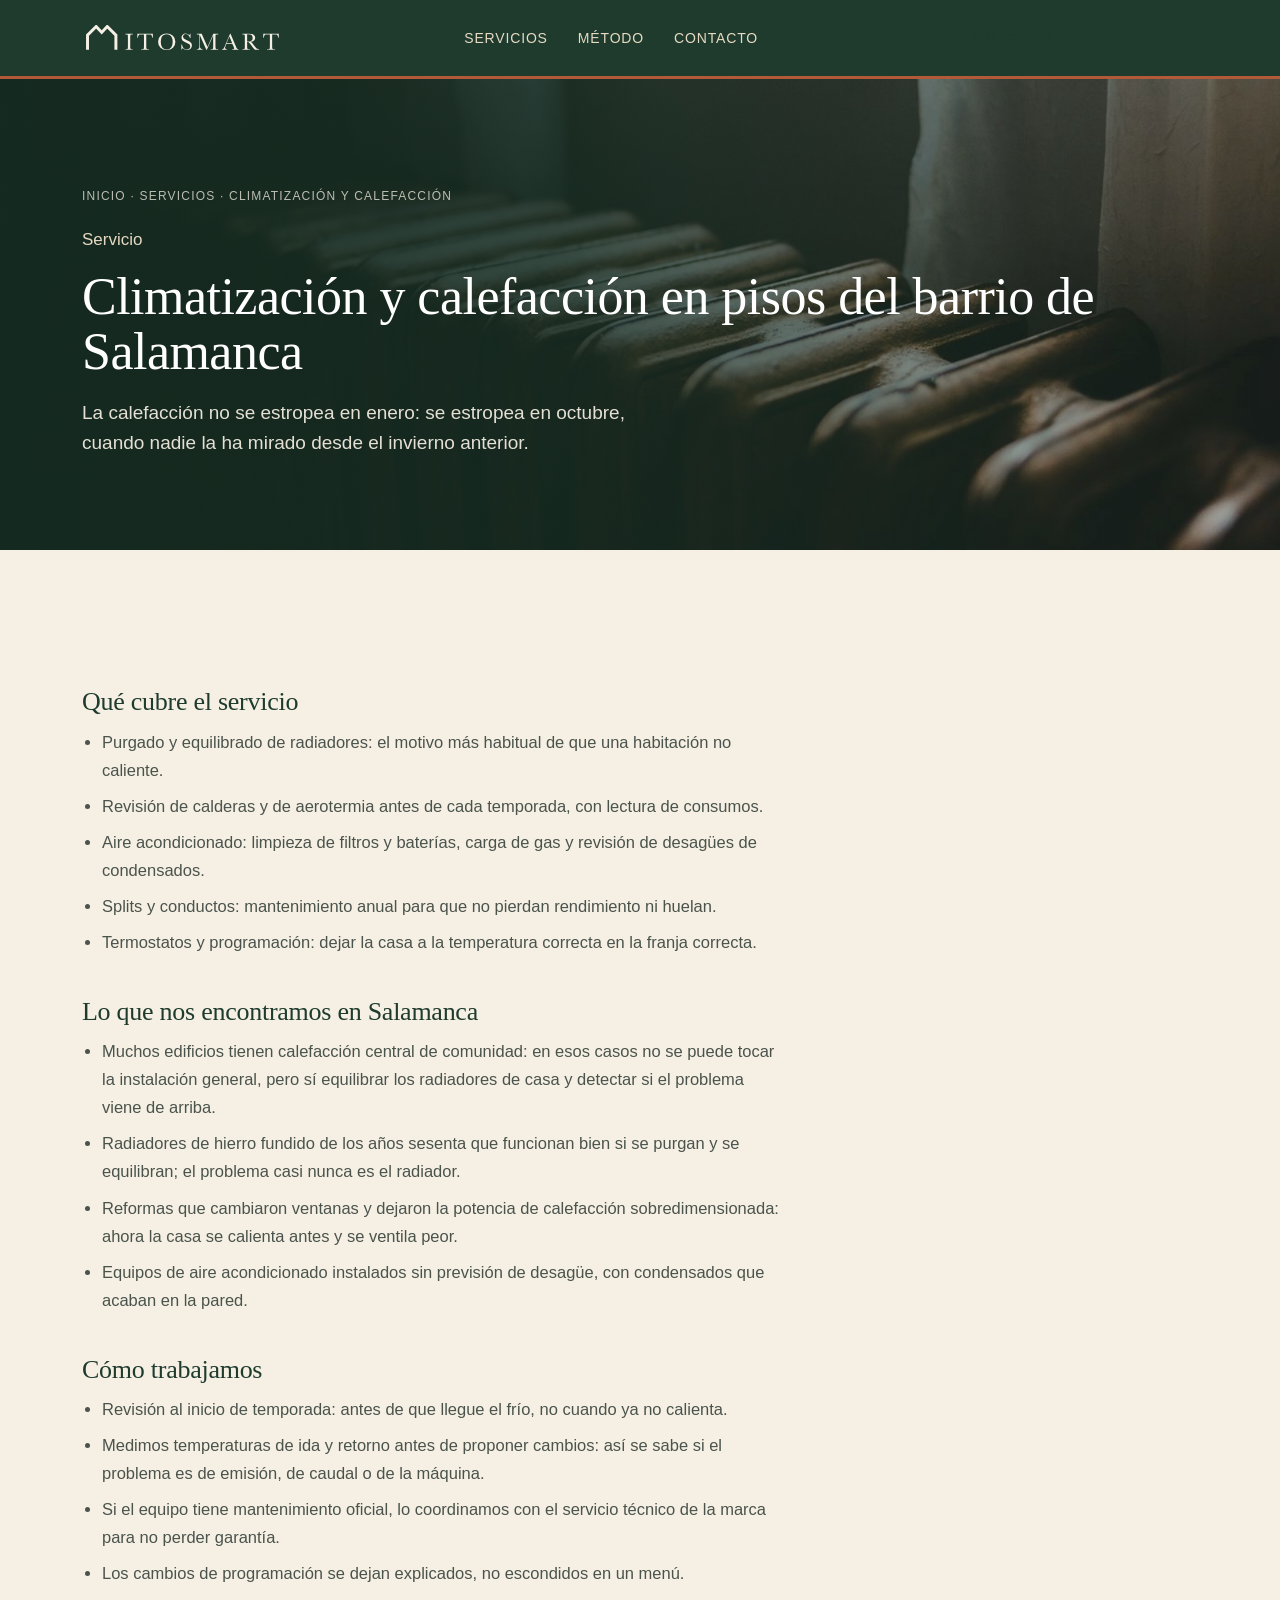
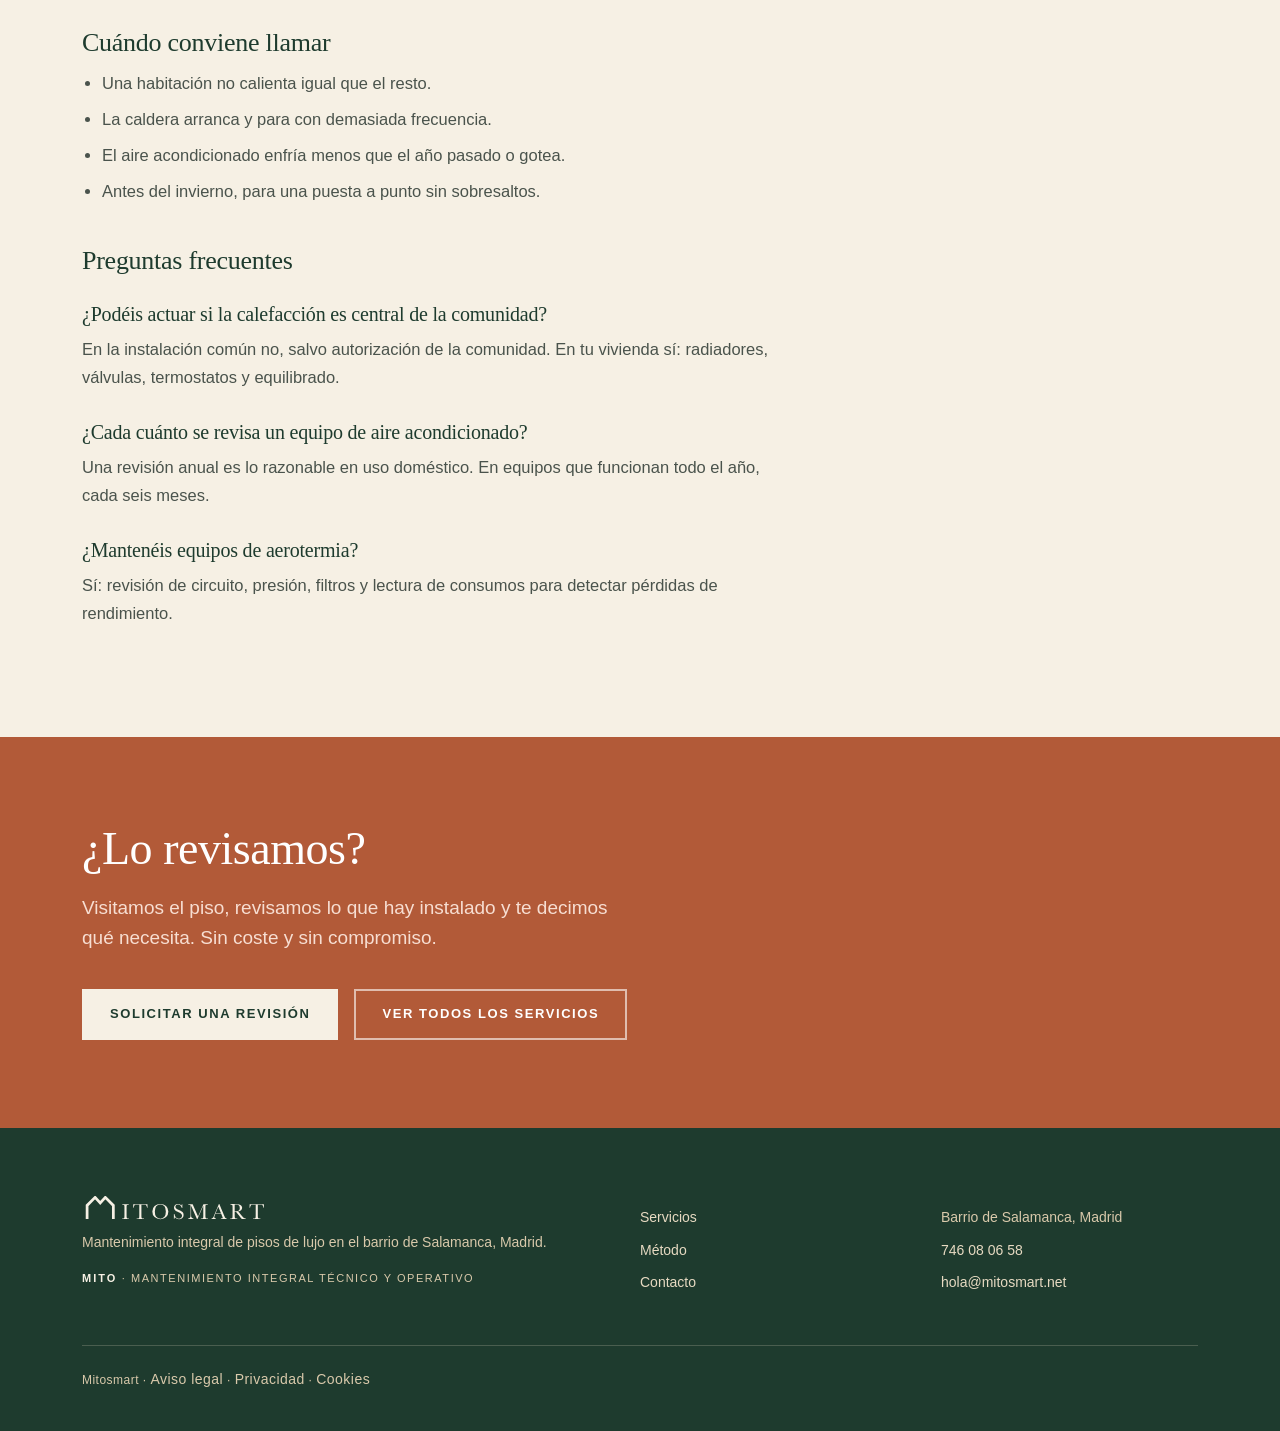
<file: climatizacion-salamanca.html>
<!DOCTYPE html>
<html lang="es">
<head>
<meta charset="UTF-8">
<meta name="viewport" content="width=device-width, initial-scale=1.0">
  <meta name="robots" content="index, follow">
<title>Climatización y calefacción en Salamanca, Madrid | Mitosmart</title>
<meta name="description" content="Mantenimiento de calefacción y aire acondicionado en pisos del barrio de Salamanca: purgado, equilibrado, aerotermia, splits y revisiones de temporada.">
<link rel="icon" href="/favicon.ico" sizes="any">
<link rel="icon" type="image/png" sizes="32x32" href="/favicon-32.png?v=2">
<link rel="icon" type="image/png" sizes="512x512" href="/icon-512.png?v=2">
<link rel="apple-touch-icon" href="/apple-touch-icon.png?v=2">
<link rel="canonical" href="https://mitosmart.net/climatizacion-salamanca.html">
<meta property="og:type" content="website">
<meta property="og:site_name" content="Mitosmart">
<meta property="og:locale" content="es_ES">
<meta property="og:title" content="Climatización y calefacción en Salamanca, Madrid | Mitosmart">
<meta property="og:description" content="Mantenimiento de calefacción y aire acondicionado en pisos del barrio de Salamanca: purgado, equilibrado, aerotermia, splits y revisiones de temporada.">
<meta property="og:url" content="https://mitosmart.net/climatizacion-salamanca.html">
<meta property="og:image" content="https://mitosmart.net/og-image.jpg">
<meta name="twitter:card" content="summary_large_image">
<link rel="stylesheet" href="styles.css?v=20261116a">
<script type="application/ld+json">
{
  "@context": "https://schema.org",
  "@type": "FAQPage",
  "mainEntity": [
    {
      "@type": "Question",
      "name": "¿Podéis actuar si la calefacción es central de la comunidad?",
      "acceptedAnswer": {
        "@type": "Answer",
        "text": "En la instalación común no, salvo autorización de la comunidad. En tu vivienda sí: radiadores, válvulas, termostatos y equilibrado."
      }
    },
    {
      "@type": "Question",
      "name": "¿Cada cuánto se revisa un equipo de aire acondicionado?",
      "acceptedAnswer": {
        "@type": "Answer",
        "text": "Una revisión anual es lo razonable en uso doméstico. En equipos que funcionan todo el año, cada seis meses."
      }
    },
    {
      "@type": "Question",
      "name": "¿Mantenéis equipos de aerotermia?",
      "acceptedAnswer": {
        "@type": "Answer",
        "text": "Sí: revisión de circuito, presión, filtros y lectura de consumos para detectar pérdidas de rendimiento."
      }
    }
  ]
}
</script>
<script type="application/ld+json">
{
  "@context": "https://schema.org",
  "@type": "BreadcrumbList",
  "itemListElement": [
    {
      "@type": "ListItem",
      "position": 1,
      "name": "Inicio",
      "item": "https://mitosmart.net/"
    },
    {
      "@type": "ListItem",
      "position": 2,
      "name": "Servicios",
      "item": "https://mitosmart.net/servicios.html"
    },
    {
      "@type": "ListItem",
      "position": 3,
      "name": "Climatización",
      "item": "https://mitosmart.net/climatizacion-salamanca.html"
    }
  ]
}
</script>
</head>
<body>

<nav class="nav">
  <div class="wrap nav-inner">
    <a class="brand" href="index.html" aria-label="Mitosmart, inicio"><img class="brand-logo" src="assets/mitosmart-logo-nav-crema.svg" alt="Mitosmart" width="200" height="27"></a>
    <div class="nav-links">
      <a href="servicios.html">Servicios</a>
      <a href="index.html#metodo">Método</a>
      <a href="contacto.html">Contacto</a>
    </div>
    <a class="btn" href="contacto.html">Solicitar una revisión</a>
  </div>
</nav>

<header class="sub-hero photo" style="--img:url('assets/servicio-climatizacion.jpg')">
  <div class="wrap">
    <p class="crumb"><a href="index.html">Inicio</a> · <a href="servicios.html">Servicios</a> · Climatización y calefacción</p>
    <p class="kicker">Servicio</p>
    <h1>Climatización y calefacción en pisos del barrio de Salamanca</h1>
    <p class="lead">La calefacción no se estropea en enero: se estropea en octubre, cuando nadie la ha mirado desde el invierno anterior.</p>
  </div>
</header>

<section class="section">
  <div class="wrap">
    <div class="doc">
<h2>Qué cubre el servicio</h2>
<ul>
  <li>Purgado y equilibrado de radiadores: el motivo más habitual de que una habitación no caliente.</li>
  <li>Revisión de calderas y de aerotermia antes de cada temporada, con lectura de consumos.</li>
  <li>Aire acondicionado: limpieza de filtros y baterías, carga de gas y revisión de desagües de condensados.</li>
  <li>Splits y conductos: mantenimiento anual para que no pierdan rendimiento ni huelan.</li>
  <li>Termostatos y programación: dejar la casa a la temperatura correcta en la franja correcta.</li>
</ul>
<h2>Lo que nos encontramos en Salamanca</h2>
<ul>
  <li>Muchos edificios tienen calefacción central de comunidad: en esos casos no se puede tocar la instalación general, pero sí equilibrar los radiadores de casa y detectar si el problema viene de arriba.</li>
  <li>Radiadores de hierro fundido de los años sesenta que funcionan bien si se purgan y se equilibran; el problema casi nunca es el radiador.</li>
  <li>Reformas que cambiaron ventanas y dejaron la potencia de calefacción sobredimensionada: ahora la casa se calienta antes y se ventila peor.</li>
  <li>Equipos de aire acondicionado instalados sin previsión de desagüe, con condensados que acaban en la pared.</li>
</ul>
<h2>Cómo trabajamos</h2>
<ul>
  <li>Revisión al inicio de temporada: antes de que llegue el frío, no cuando ya no calienta.</li>
  <li>Medimos temperaturas de ida y retorno antes de proponer cambios: así se sabe si el problema es de emisión, de caudal o de la máquina.</li>
  <li>Si el equipo tiene mantenimiento oficial, lo coordinamos con el servicio técnico de la marca para no perder garantía.</li>
  <li>Los cambios de programación se dejan explicados, no escondidos en un menú.</li>
</ul>
<h2>Cuándo conviene llamar</h2>
<ul>
  <li>Una habitación no calienta igual que el resto.</li>
  <li>La caldera arranca y para con demasiada frecuencia.</li>
  <li>El aire acondicionado enfría menos que el año pasado o gotea.</li>
  <li>Antes del invierno, para una puesta a punto sin sobresaltos.</li>
</ul>

<h2>Preguntas frecuentes</h2>
<h3>¿Podéis actuar si la calefacción es central de la comunidad?</h3>
<p>En la instalación común no, salvo autorización de la comunidad. En tu vivienda sí: radiadores, válvulas, termostatos y equilibrado.</p>
<h3>¿Cada cuánto se revisa un equipo de aire acondicionado?</h3>
<p>Una revisión anual es lo razonable en uso doméstico. En equipos que funcionan todo el año, cada seis meses.</p>
<h3>¿Mantenéis equipos de aerotermia?</h3>
<p>Sí: revisión de circuito, presión, filtros y lectura de consumos para detectar pérdidas de rendimiento.</p>
    </div>
  </div>
</section>

<section class="cta">
  <div class="wrap">
    <h2>¿Lo revisamos?</h2>
    <p>Visitamos el piso, revisamos lo que hay instalado y te decimos qué necesita. Sin coste y sin compromiso.</p>
    <div class="actions">
      <a class="btn solid" href="contacto.html">Solicitar una revisión</a>
      <a class="btn ghost" href="servicios.html">Ver todos los servicios</a>
    </div>
  </div>
</section>

<footer class="footer">
  <div class="wrap">
    <div class="footer-inner">
      <div class="col">
        <div class="brand"><img class="brand-logo" src="assets/mitosmart-logo-nav-crema.svg" alt="Mitosmart" width="190" height="25"></div>
        <p>Mantenimiento integral de pisos de lujo en el barrio de Salamanca, Madrid.</p>
        <p class="acronym"><strong>MITO</strong> · Mantenimiento Integral Técnico y Operativo</p>
      </div>
      <div class="col">
        <p><a href="servicios.html">Servicios</a></p>
        <p><a href="index.html#metodo">Método</a></p>
        <p><a href="contacto.html">Contacto</a></p>
      </div>
      <div class="col">
        <p>Barrio de Salamanca, Madrid</p>
        <p><a href="tel:+34746080658">746 08 06 58</a></p>
        <p><a href="mailto:hola@mitosmart.net">hola@mitosmart.net</a></p>
      </div>
    </div>
    <div class="legal">
      Mitosmart · <a href="aviso-legal.html">Aviso legal</a> · <a href="privacidad.html">Privacidad</a> · <a href="cookies.html">Cookies</a>
    </div>
  </div>
</footer>

<!-- Cloudflare Web Analytics --><script type='module' src='https://static.cloudflareinsights.com/beacon.min.js' data-cf-beacon='{"token": "82f9977408dd4a0990320ea3b025bb33"}'></script><!-- End Cloudflare Web Analytics -->

</body>
</html>
</file>
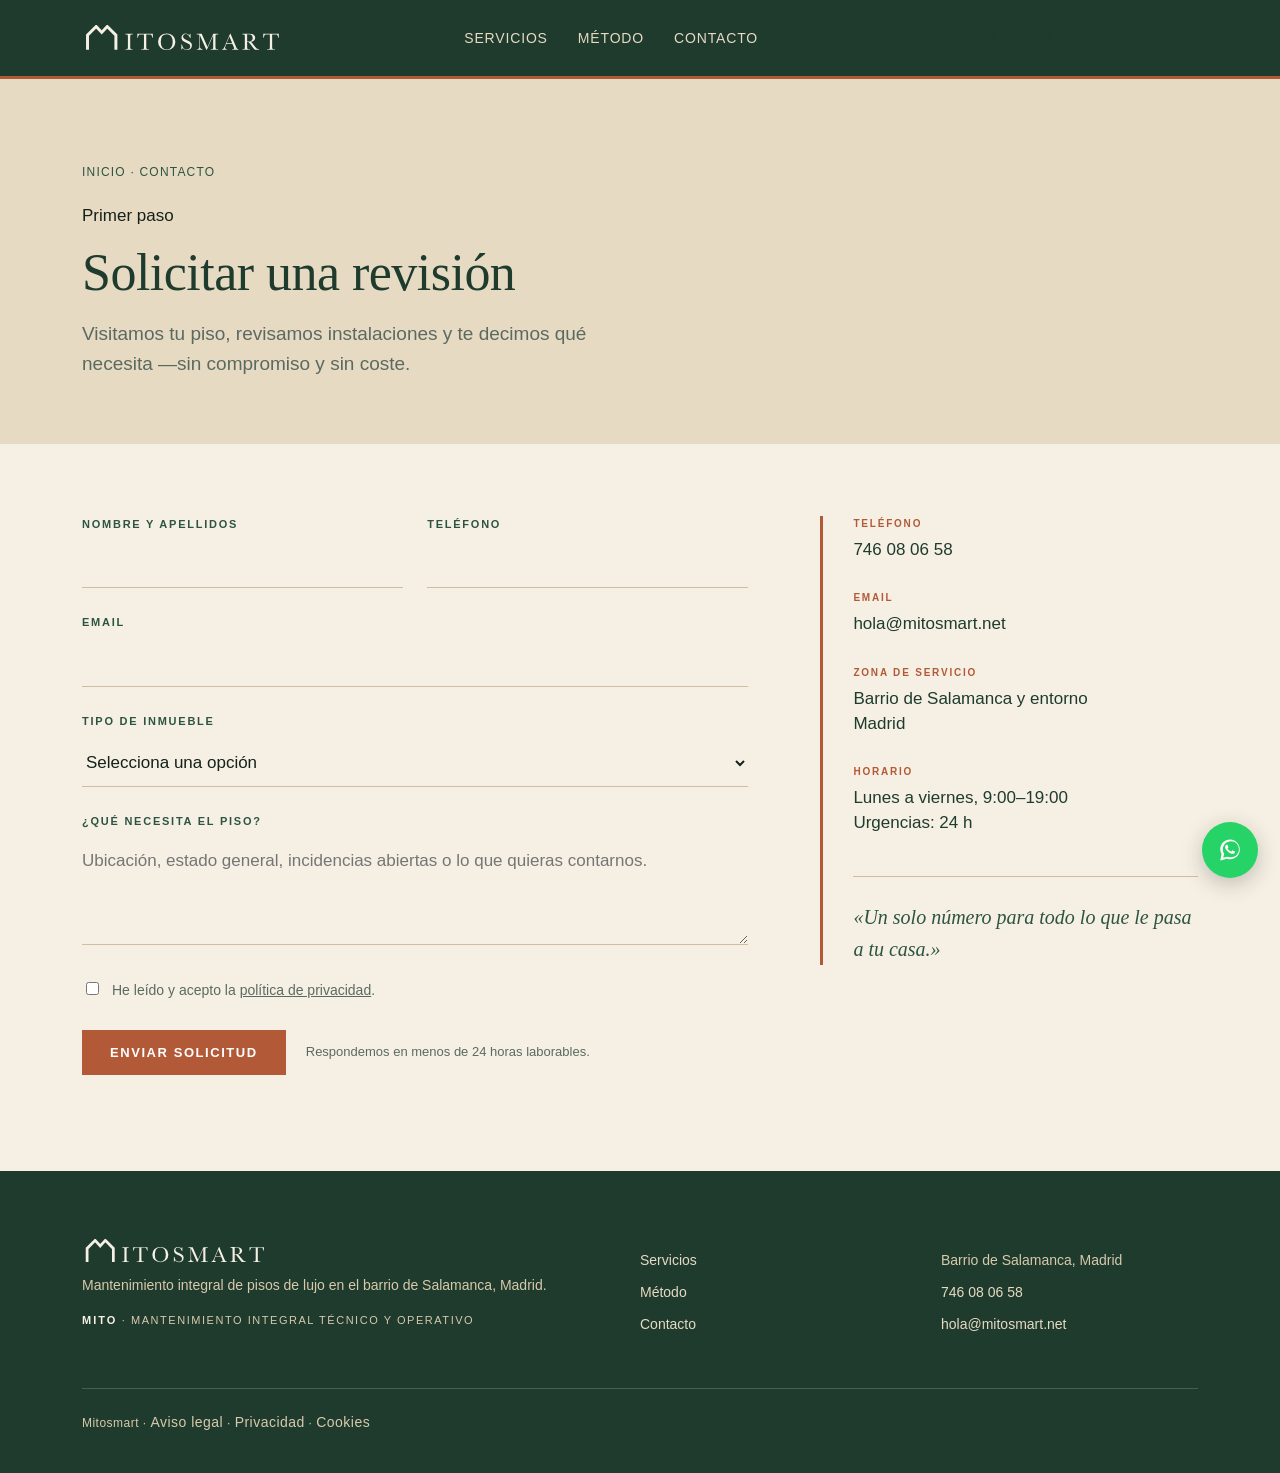
<file: contacto.html>
<!DOCTYPE html>
<html lang="es">
<head>
<meta charset="UTF-8">
<meta name="viewport" content="width=device-width, initial-scale=1.0">
  <meta name="robots" content="index, follow">
<title>Solicitar revisión de mantenimiento en Salamanca, Madrid | Mitosmart</title>
<meta name="description" content="Pide una revisión de tu piso en el barrio de Salamanca (Madrid). Visitamos, revisamos instalaciones y te decimos qué necesita. Sin compromiso.">
<link rel="stylesheet" href="styles.css?v=20261116a">
<link rel="icon" href="/favicon.ico" sizes="any">
<link rel="icon" type="image/png" sizes="32x32" href="/favicon-32.png?v=2">
<link rel="icon" type="image/png" sizes="512x512" href="/icon-512.png?v=2">
<link rel="apple-touch-icon" href="/apple-touch-icon.png?v=2">
<link rel="canonical" href="https://mitosmart.net/contacto.html">
<meta property="og:type" content="website">
<meta property="og:site_name" content="Mitosmart">
<meta property="og:locale" content="es_ES">
<meta property="og:title" content="Solicitar revisión de mantenimiento en Salamanca, Madrid | Mitosmart">
<meta property="og:description" content="Pide una revisión de tu piso en el barrio de Salamanca (Madrid). Visitamos, revisamos instalaciones y te decimos qué necesita. Sin compromiso.">
<meta property="og:url" content="https://mitosmart.net/contacto.html">
<meta property="og:image" content="https://mitosmart.net/og-image.jpg">
<meta property="og:image:width" content="1200">
<meta property="og:image:height" content="630">
<meta name="twitter:card" content="summary_large_image">
<meta name="twitter:title" content="Solicitar revisión de mantenimiento en Salamanca, Madrid | Mitosmart">
<meta name="twitter:description" content="Pide una revisión de tu piso en el barrio de Salamanca (Madrid). Visitamos, revisamos instalaciones y te decimos qué necesita. Sin compromiso.">
<meta name="twitter:image" content="https://mitosmart.net/og-image.jpg">
</head>
<body>

<nav class="nav">
  <div class="wrap nav-inner">
    <a class="brand" href="index.html" aria-label="Mitosmart, inicio"><img class="brand-logo" src="assets/mitosmart-logo-nav-crema.svg" alt="Mitosmart" width="200" height="27"></a>
    <div class="nav-links">
      <a href="servicios.html">Servicios</a>
      <a href="index.html#metodo">Método</a>
      <a href="contacto.html">Contacto</a>
    </div>
    <a class="btn" href="contacto.html">Solicitar una revisión</a>
  </div>
</nav>

<header class="sub-hero">
  <div class="wrap">
    <p class="crumb"><a href="index.html">Inicio</a> · Contacto</p>
    <p class="kicker">Primer paso</p>
    <h1>Solicitar una revisión</h1>
    <p class="lead">Visitamos tu piso, revisamos instalaciones y te decimos qué necesita —sin compromiso y sin coste.</p>
  </div>
</header>

<section class="section contact-section">
  <div class="wrap contact-grid">

    <div class="contact-main">
      <form class="contact-form" id="form-revision" action="https://api.web3forms.com/submit" method="POST">
        <input type="hidden" name="access_key" value="162b217b-4d8a-4d06-abd9-9e653750cf28">
        <input type="hidden" name="subject" value="Nueva solicitud de revisión — mitosmart.net">
        <input type="hidden" name="from_name" value="Web Mitosmart">
        <input type="hidden" name="redirect" value="https://mitosmart.net/gracias.html">
        <input type="checkbox" name="botcheck" tabindex="-1" autocomplete="off" style="display:none">

        <div class="form-row">
          <div class="field">
            <label for="nombre">Nombre y apellidos</label>
            <input id="nombre" type="text" name="nombre" autocomplete="name" required>
          </div>
          <div class="field">
            <label for="telefono">Teléfono</label>
            <input id="telefono" type="tel" name="telefono" autocomplete="tel" required>
          </div>
        </div>

        <div class="field">
          <label for="email">Email</label>
          <input id="email" type="email" name="email" autocomplete="email" required>
        </div>

        <div class="field">
          <label for="tipo">Tipo de inmueble</label>
          <select id="tipo" name="tipo" required>
            <option value="" disabled selected>Selecciona una opción</option>
            <option>Piso en edificio clásico</option>
            <option>Piso reformado</option>
            <option>Ático o dúplex</option>
            <option>Vivienda unifamiliar</option>
            <option>Otro</option>
          </select>
        </div>

        <div class="field">
          <label for="mensaje">¿Qué necesita el piso?</label>
          <textarea id="mensaje" name="mensaje" rows="4" placeholder="Ubicación, estado general, incidencias abiertas o lo que quieras contarnos."></textarea>
        </div>

        <div class="form-check">
          <input id="privacidad" type="checkbox" name="privacidad" required>
          <label for="privacidad">He leído y acepto la <a href="privacidad.html">política de privacidad</a>.</label>
        </div>

        <div class="form-actions">
          <button class="btn solid" type="submit">Enviar solicitud</button>
          <p class="form-note">Respondemos en menos de 24 horas laborables.</p>
        </div>
      </form>
    </div>

    <aside class="contact-aside">
      <div class="aside-block">
        <p class="aside-k">Teléfono</p>
        <p class="aside-v"><a href="tel:+34746080658">746 08 06 58</a></p>
      </div>
      <div class="aside-block">
        <p class="aside-k">Email</p>
        <p class="aside-v"><a href="mailto:hola@mitosmart.net">hola@mitosmart.net</a></p>
      </div>
      <div class="aside-block">
        <p class="aside-k">Zona de servicio</p>
        <p class="aside-v">Barrio de Salamanca y entorno<br>Madrid</p>
      </div>
      <div class="aside-block">
        <p class="aside-k">Horario</p>
        <p class="aside-v">Lunes a viernes, 9:00–19:00<br>Urgencias: 24 h</p>
      </div>
      <div class="aside-quote">
        <p>«Un solo número para todo lo que le pasa a tu casa.»</p>
      </div>
    </aside>

  </div>
</section>

<footer class="footer">
  <div class="wrap">
    <div class="footer-inner">
      <div class="col">
        <div class="brand"><img class="brand-logo" src="assets/mitosmart-logo-nav-crema.svg" alt="Mitosmart" width="190" height="25"></div>
        <p>Mantenimiento integral de pisos de lujo en el barrio de Salamanca, Madrid.</p>
        <p class="acronym"><strong>MITO</strong> · Mantenimiento Integral Técnico y Operativo</p>
      </div>
      <div class="col">
        <p><a href="servicios.html">Servicios</a></p>
        <p><a href="index.html#metodo">Método</a></p>
        <p><a href="contacto.html">Contacto</a></p>
      </div>
      <div class="col">
        <p>Barrio de Salamanca, Madrid</p>
        <p><a href="tel:+34746080658">746 08 06 58</a></p>
        <p><a href="mailto:hola@mitosmart.net">hola@mitosmart.net</a></p>
      </div>
    </div>
    <div class="legal">
      Mitosmart · <a href="aviso-legal.html">Aviso legal</a> · <a href="privacidad.html">Privacidad</a> · <a href="cookies.html">Cookies</a>
    </div>
  </div>
</footer>

<a class="wa-float" href="https://wa.me/34746080658" target="_blank" rel="noopener" aria-label="Escribir por WhatsApp">
  <svg viewBox="0 0 32 32" width="26" height="26" aria-hidden="true"><path fill="currentColor" d="M16.04 3C9.4 3 4.01 8.39 4.01 15.03c0 2.12.55 4.19 1.6 6.01L4 29l8.13-2.13a12 12 0 0 0 3.9.65h.01c6.64 0 12.03-5.39 12.03-12.03C28.07 8.39 22.68 3 16.04 3Zm0 21.9h-.01a9.9 9.9 0 0 1-3.36-.6l-.24-.1-4.82 1.26 1.29-4.7-.16-.25a9.86 9.86 0 0 1-1.51-5.48c0-5.45 4.44-9.88 9.89-9.88 2.64 0 5.12 1.03 6.99 2.9a9.82 9.82 0 0 1 2.9 6.99c0 5.45-4.44 9.88-9.88 9.88Zm5.42-7.4c-.3-.15-1.76-.87-2.03-.97-.27-.1-.47-.15-.67.15-.2.3-.77.97-.94 1.17-.17.2-.35.22-.65.07-.3-.15-1.25-.46-2.38-1.47-.88-.79-1.47-1.76-1.64-2.06-.17-.3-.02-.46.13-.61.13-.13.3-.35.45-.52.15-.17.2-.3.3-.5.1-.2.05-.37-.02-.52-.07-.15-.67-1.61-.92-2.21-.24-.58-.49-.5-.67-.51h-.57c-.2 0-.52.07-.79.37-.27.3-1.04 1.02-1.04 2.48s1.06 2.88 1.21 3.08c.15.2 2.09 3.19 5.06 4.47.71.31 1.26.49 1.69.62.71.23 1.36.2 1.87.12.57-.09 1.76-.72 2.01-1.42.25-.7.25-1.29.17-1.42-.07-.13-.27-.2-.57-.35Z"/></svg>
</a>

<!-- Cloudflare Web Analytics --><script type='module' src='https://static.cloudflareinsights.com/beacon.min.js' data-cf-beacon='{"token": "82f9977408dd4a0990320ea3b025bb33"}'></script><!-- End Cloudflare Web Analytics -->

</body>
</html>
</file>
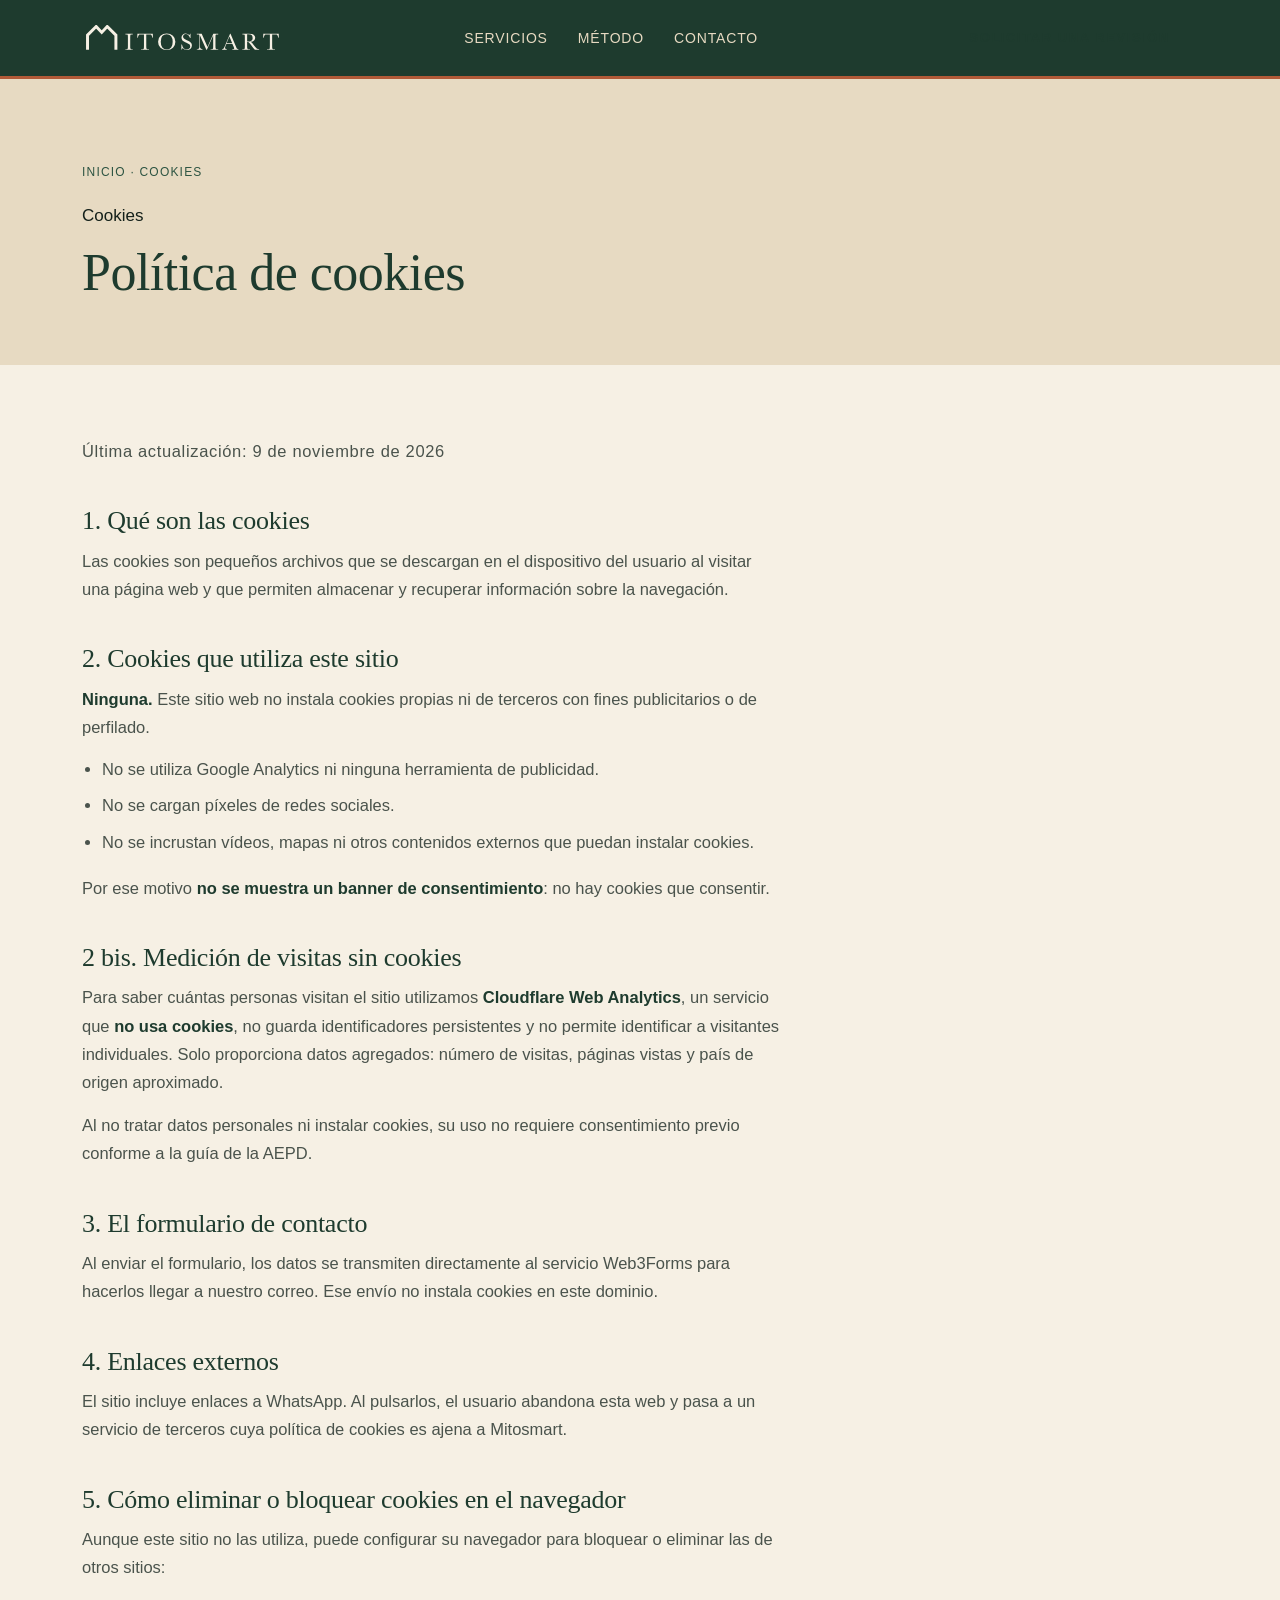
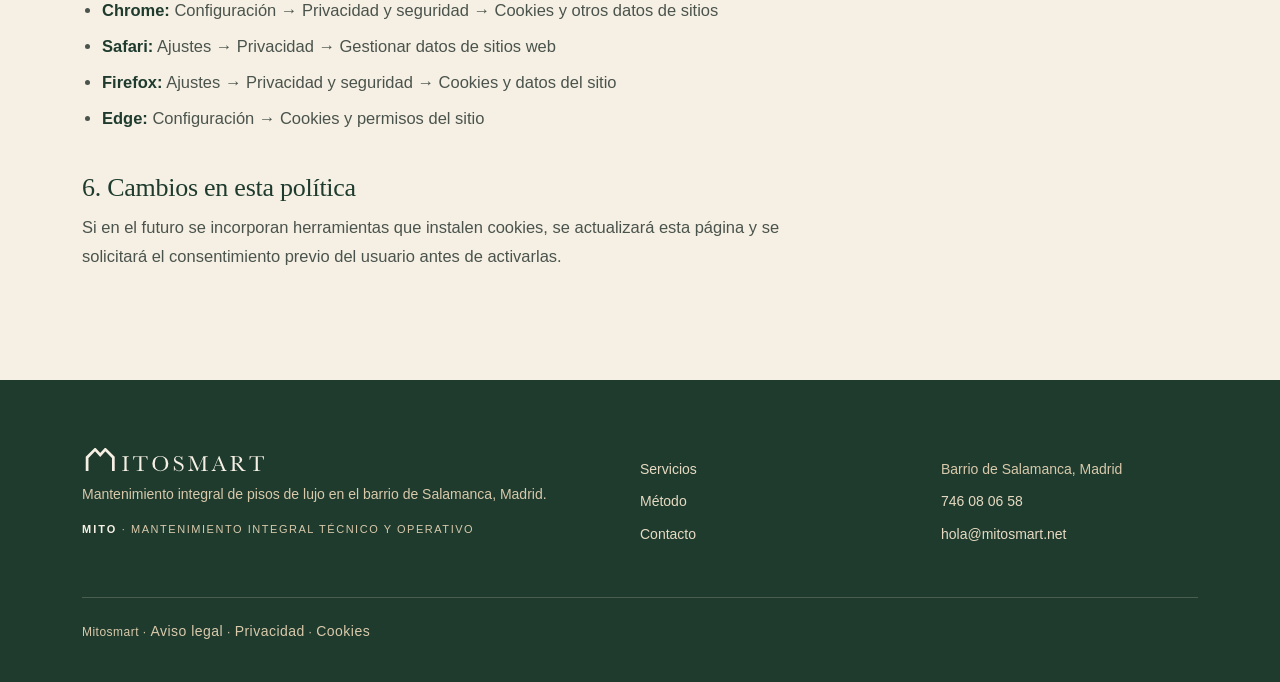
<file: cookies.html>
<!DOCTYPE html>
<html lang="es">
<head>
<meta charset="UTF-8">
<meta name="viewport" content="width=device-width, initial-scale=1.0">
  <link rel="canonical" href="https://mitosmart.net/cookies.html">
<title>Política de cookies — Mitosmart</title>
<meta name="description" content="Este sitio no utiliza cookies. Información y cómo configurar tu navegador.">
<meta name="robots" content="noindex, follow">
<link rel="icon" href="/favicon.ico" sizes="any">
<link rel="icon" type="image/png" sizes="32x32" href="/favicon-32.png?v=2">
<link rel="icon" type="image/png" sizes="512x512" href="/icon-512.png?v=2">
<link rel="apple-touch-icon" href="/apple-touch-icon.png?v=2">
<link rel="stylesheet" href="styles.css?v=20261116a">
</head>
<body>

<nav class="nav">
  <div class="wrap nav-inner">
    <a class="brand" href="index.html" aria-label="Mitosmart, inicio"><img class="brand-logo" src="assets/mitosmart-logo-nav-crema.svg" alt="Mitosmart" width="200" height="27"></a>
    <div class="nav-links">
      <a href="servicios.html">Servicios</a>
      <a href="index.html#metodo">Método</a>
      <a href="contacto.html">Contacto</a>
    </div>
    <a class="btn" href="contacto.html">Solicitar una revisión</a>
  </div>
</nav>

<header class="sub-hero">
  <div class="wrap">
    <p class="crumb"><a href="index.html">Inicio</a> · Cookies</p>
    <p class="kicker">Cookies</p>
    <h1>Política de cookies</h1>
  </div>
</header>

<section class="section contact-section">
  <div class="wrap">
    <div class="doc">

<p class="doc-meta">Última actualización: 9 de noviembre de 2026</p>

<h2>1. Qué son las cookies</h2>
<p>Las cookies son pequeños archivos que se descargan en el dispositivo del usuario al visitar una página web y que permiten almacenar y recuperar información sobre la navegación.</p>

<h2>2. Cookies que utiliza este sitio</h2>
<p><strong>Ninguna.</strong> Este sitio web no instala cookies propias ni de terceros con fines publicitarios o de perfilado.</p>
<ul>
  <li>No se utiliza Google Analytics ni ninguna herramienta de publicidad.</li>
  <li>No se cargan píxeles de redes sociales.</li>
  <li>No se incrustan vídeos, mapas ni otros contenidos externos que puedan instalar cookies.</li>
</ul>
<p>Por ese motivo <strong>no se muestra un banner de consentimiento</strong>: no hay cookies que consentir.</p>

<h2>2 bis. Medición de visitas sin cookies</h2>
<p>Para saber cuántas personas visitan el sitio utilizamos <strong>Cloudflare Web Analytics</strong>, un servicio que <strong>no usa cookies</strong>, no guarda identificadores persistentes y no permite identificar a visitantes individuales. Solo proporciona datos agregados: número de visitas, páginas vistas y país de origen aproximado.</p>
<p>Al no tratar datos personales ni instalar cookies, su uso no requiere consentimiento previo conforme a la guía de la AEPD.</p>

<h2>3. El formulario de contacto</h2>
<p>Al enviar el formulario, los datos se transmiten directamente al servicio Web3Forms para hacerlos llegar a nuestro correo. Ese envío no instala cookies en este dominio.</p>

<h2>4. Enlaces externos</h2>
<p>El sitio incluye enlaces a WhatsApp. Al pulsarlos, el usuario abandona esta web y pasa a un servicio de terceros cuya política de cookies es ajena a Mitosmart.</p>

<h2>5. Cómo eliminar o bloquear cookies en el navegador</h2>
<p>Aunque este sitio no las utiliza, puede configurar su navegador para bloquear o eliminar las de otros sitios:</p>
<ul>
  <li><strong>Chrome:</strong> Configuración → Privacidad y seguridad → Cookies y otros datos de sitios</li>
  <li><strong>Safari:</strong> Ajustes → Privacidad → Gestionar datos de sitios web</li>
  <li><strong>Firefox:</strong> Ajustes → Privacidad y seguridad → Cookies y datos del sitio</li>
  <li><strong>Edge:</strong> Configuración → Cookies y permisos del sitio</li>
</ul>

<h2>6. Cambios en esta política</h2>
<p>Si en el futuro se incorporan herramientas que instalen cookies, se actualizará esta página y se solicitará el consentimiento previo del usuario antes de activarlas.</p>

    </div>
  </div>
</section>

<footer class="footer">
  <div class="wrap">
    <div class="footer-inner">
      <div class="col">
        <div class="brand"><img class="brand-logo" src="assets/mitosmart-logo-nav-crema.svg" alt="Mitosmart" width="190" height="25"></div>
        <p>Mantenimiento integral de pisos de lujo en el barrio de Salamanca, Madrid.</p>
        <p class="acronym"><strong>MITO</strong> · Mantenimiento Integral Técnico y Operativo</p>
      </div>
      <div class="col">
        <p><a href="servicios.html">Servicios</a></p>
        <p><a href="index.html#metodo">Método</a></p>
        <p><a href="contacto.html">Contacto</a></p>
      </div>
      <div class="col">
        <p>Barrio de Salamanca, Madrid</p>
        <p><a href="tel:+34746080658">746 08 06 58</a></p>
        <p><a href="mailto:hola@mitosmart.net">hola@mitosmart.net</a></p>
      </div>
    </div>
    <div class="legal">
      Mitosmart · <a href="aviso-legal.html">Aviso legal</a> · <a href="privacidad.html">Privacidad</a> · <a href="cookies.html">Cookies</a>
    </div>
  </div>
</footer>

<!-- Cloudflare Web Analytics --><script type='module' src='https://static.cloudflareinsights.com/beacon.min.js' data-cf-beacon='{"token": "82f9977408dd4a0990320ea3b025bb33"}'></script><!-- End Cloudflare Web Analytics -->

</body>
</html>
</file>
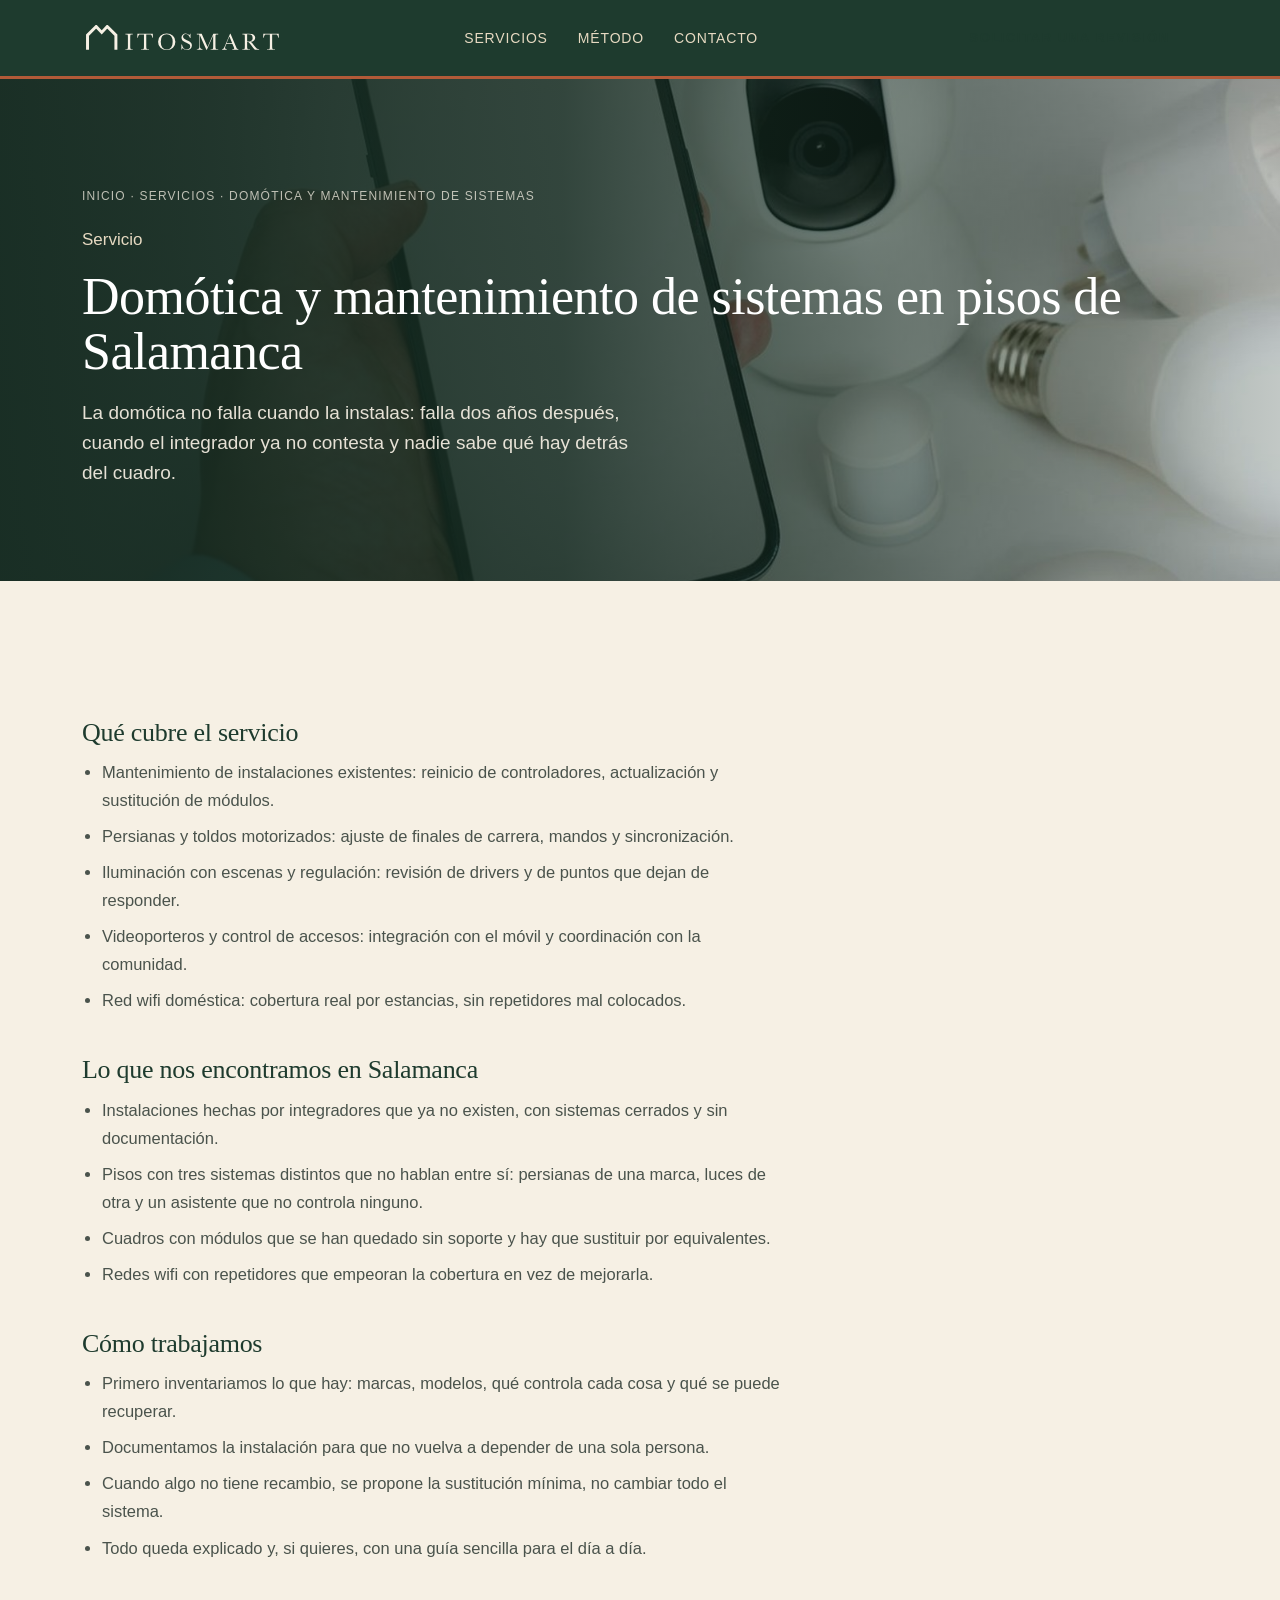
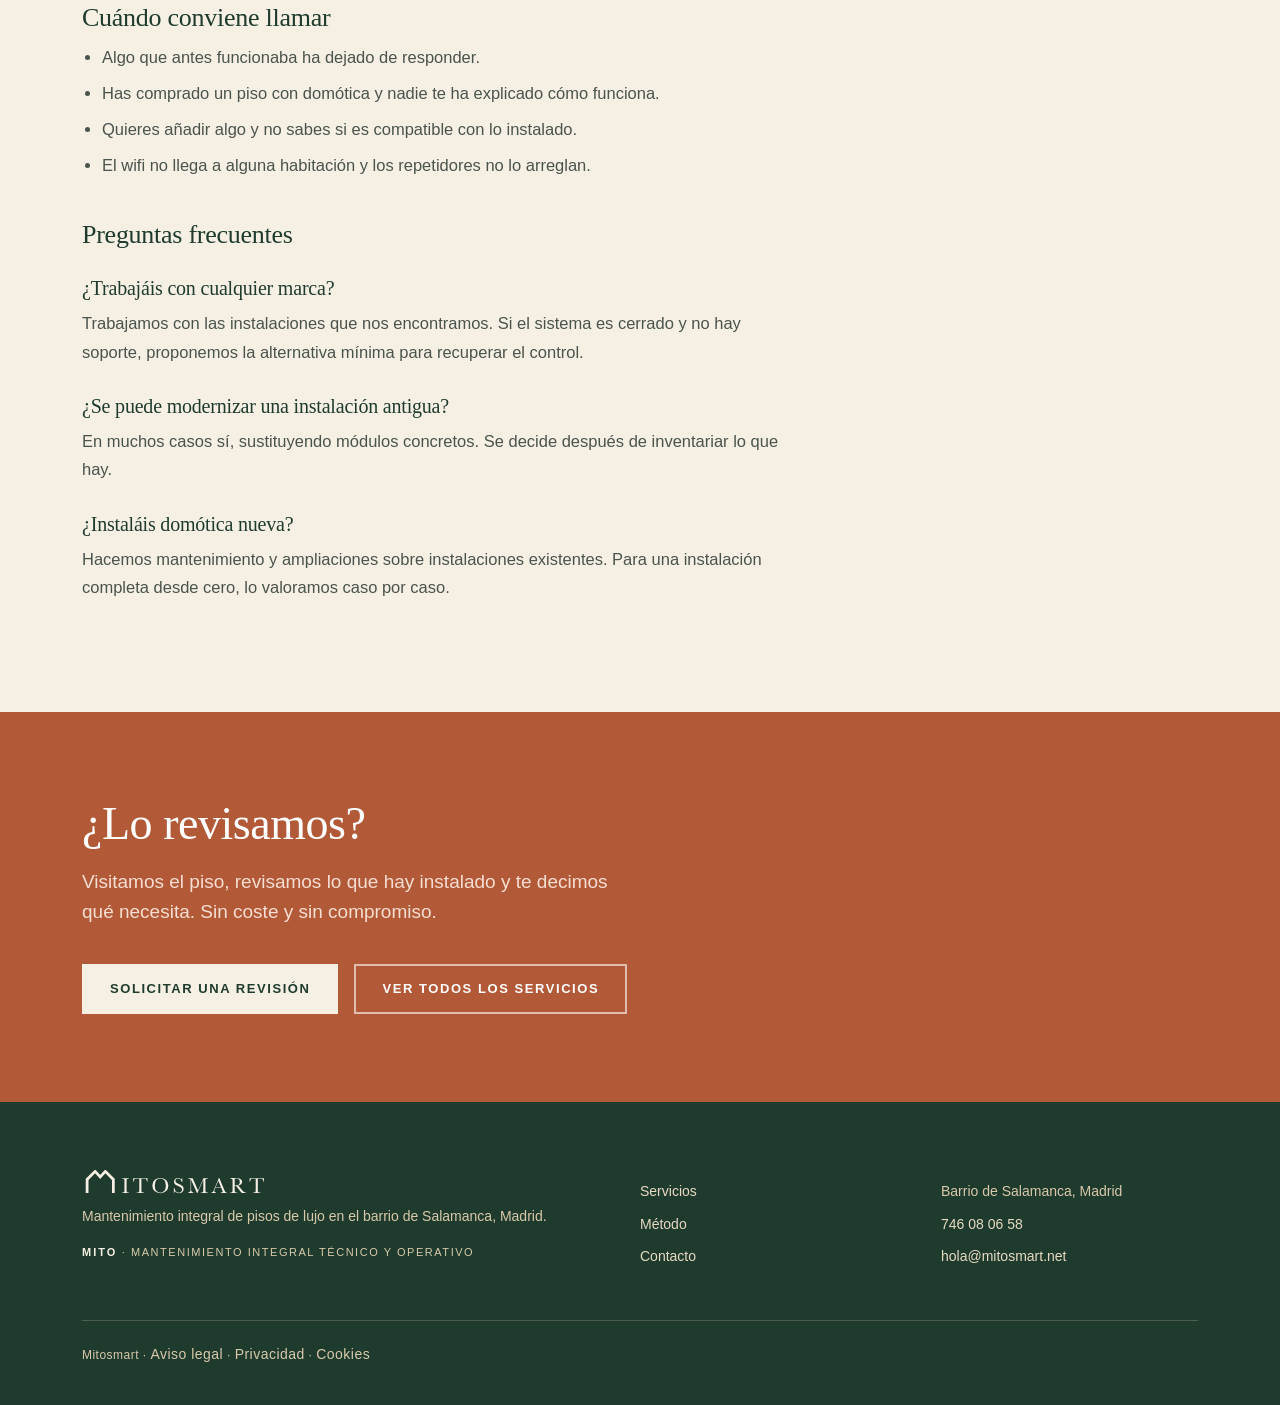
<file: domotica-salamanca.html>
<!DOCTYPE html>
<html lang="es">
<head>
<meta charset="UTF-8">
<meta name="viewport" content="width=device-width, initial-scale=1.0">
  <meta name="robots" content="index, follow">
<title>Domótica y sistemas en Salamanca, Madrid | Mitosmart</title>
<meta name="description" content="Mantenimiento de domótica en pisos del barrio de Salamanca: persianas motorizadas, iluminación, videoporteros, wifi y sistemas ya instalados.">
<link rel="icon" href="/favicon.ico" sizes="any">
<link rel="icon" type="image/png" sizes="32x32" href="/favicon-32.png?v=2">
<link rel="icon" type="image/png" sizes="512x512" href="/icon-512.png?v=2">
<link rel="apple-touch-icon" href="/apple-touch-icon.png?v=2">
<link rel="canonical" href="https://mitosmart.net/domotica-salamanca.html">
<meta property="og:type" content="website">
<meta property="og:site_name" content="Mitosmart">
<meta property="og:locale" content="es_ES">
<meta property="og:title" content="Domótica y sistemas en Salamanca, Madrid | Mitosmart">
<meta property="og:description" content="Mantenimiento de domótica en pisos del barrio de Salamanca: persianas motorizadas, iluminación, videoporteros, wifi y sistemas ya instalados.">
<meta property="og:url" content="https://mitosmart.net/domotica-salamanca.html">
<meta property="og:image" content="https://mitosmart.net/og-image.jpg">
<meta name="twitter:card" content="summary_large_image">
<link rel="stylesheet" href="styles.css?v=20261116a">
<script type="application/ld+json">
{
  "@context": "https://schema.org",
  "@type": "FAQPage",
  "mainEntity": [
    {
      "@type": "Question",
      "name": "¿Trabajáis con cualquier marca?",
      "acceptedAnswer": {
        "@type": "Answer",
        "text": "Trabajamos con las instalaciones que nos encontramos. Si el sistema es cerrado y no hay soporte, proponemos la alternativa mínima para recuperar el control."
      }
    },
    {
      "@type": "Question",
      "name": "¿Se puede modernizar una instalación antigua?",
      "acceptedAnswer": {
        "@type": "Answer",
        "text": "En muchos casos sí, sustituyendo módulos concretos. Se decide después de inventariar lo que hay."
      }
    },
    {
      "@type": "Question",
      "name": "¿Instaláis domótica nueva?",
      "acceptedAnswer": {
        "@type": "Answer",
        "text": "Hacemos mantenimiento y ampliaciones sobre instalaciones existentes. Para una instalación completa desde cero, lo valoramos caso por caso."
      }
    }
  ]
}
</script>
<script type="application/ld+json">
{
  "@context": "https://schema.org",
  "@type": "BreadcrumbList",
  "itemListElement": [
    {
      "@type": "ListItem",
      "position": 1,
      "name": "Inicio",
      "item": "https://mitosmart.net/"
    },
    {
      "@type": "ListItem",
      "position": 2,
      "name": "Servicios",
      "item": "https://mitosmart.net/servicios.html"
    },
    {
      "@type": "ListItem",
      "position": 3,
      "name": "Domótica",
      "item": "https://mitosmart.net/domotica-salamanca.html"
    }
  ]
}
</script>
</head>
<body>

<nav class="nav">
  <div class="wrap nav-inner">
    <a class="brand" href="index.html" aria-label="Mitosmart, inicio"><img class="brand-logo" src="assets/mitosmart-logo-nav-crema.svg" alt="Mitosmart" width="200" height="27"></a>
    <div class="nav-links">
      <a href="servicios.html">Servicios</a>
      <a href="index.html#metodo">Método</a>
      <a href="contacto.html">Contacto</a>
    </div>
    <a class="btn" href="contacto.html">Solicitar una revisión</a>
  </div>
</nav>

<header class="sub-hero photo" style="--img:url('assets/servicio-domotica.jpg')">
  <div class="wrap">
    <p class="crumb"><a href="index.html">Inicio</a> · <a href="servicios.html">Servicios</a> · Domótica y mantenimiento de sistemas</p>
    <p class="kicker">Servicio</p>
    <h1>Domótica y mantenimiento de sistemas en pisos de Salamanca</h1>
    <p class="lead">La domótica no falla cuando la instalas: falla dos años después, cuando el integrador ya no contesta y nadie sabe qué hay detrás del cuadro.</p>
  </div>
</header>

<section class="section">
  <div class="wrap">
    <div class="doc">
<h2>Qué cubre el servicio</h2>
<ul>
  <li>Mantenimiento de instalaciones existentes: reinicio de controladores, actualización y sustitución de módulos.</li>
  <li>Persianas y toldos motorizados: ajuste de finales de carrera, mandos y sincronización.</li>
  <li>Iluminación con escenas y regulación: revisión de drivers y de puntos que dejan de responder.</li>
  <li>Videoporteros y control de accesos: integración con el móvil y coordinación con la comunidad.</li>
  <li>Red wifi doméstica: cobertura real por estancias, sin repetidores mal colocados.</li>
</ul>
<h2>Lo que nos encontramos en Salamanca</h2>
<ul>
  <li>Instalaciones hechas por integradores que ya no existen, con sistemas cerrados y sin documentación.</li>
  <li>Pisos con tres sistemas distintos que no hablan entre sí: persianas de una marca, luces de otra y un asistente que no controla ninguno.</li>
  <li>Cuadros con módulos que se han quedado sin soporte y hay que sustituir por equivalentes.</li>
  <li>Redes wifi con repetidores que empeoran la cobertura en vez de mejorarla.</li>
</ul>
<h2>Cómo trabajamos</h2>
<ul>
  <li>Primero inventariamos lo que hay: marcas, modelos, qué controla cada cosa y qué se puede recuperar.</li>
  <li>Documentamos la instalación para que no vuelva a depender de una sola persona.</li>
  <li>Cuando algo no tiene recambio, se propone la sustitución mínima, no cambiar todo el sistema.</li>
  <li>Todo queda explicado y, si quieres, con una guía sencilla para el día a día.</li>
</ul>
<h2>Cuándo conviene llamar</h2>
<ul>
  <li>Algo que antes funcionaba ha dejado de responder.</li>
  <li>Has comprado un piso con domótica y nadie te ha explicado cómo funciona.</li>
  <li>Quieres añadir algo y no sabes si es compatible con lo instalado.</li>
  <li>El wifi no llega a alguna habitación y los repetidores no lo arreglan.</li>
</ul>

<h2>Preguntas frecuentes</h2>
<h3>¿Trabajáis con cualquier marca?</h3>
<p>Trabajamos con las instalaciones que nos encontramos. Si el sistema es cerrado y no hay soporte, proponemos la alternativa mínima para recuperar el control.</p>
<h3>¿Se puede modernizar una instalación antigua?</h3>
<p>En muchos casos sí, sustituyendo módulos concretos. Se decide después de inventariar lo que hay.</p>
<h3>¿Instaláis domótica nueva?</h3>
<p>Hacemos mantenimiento y ampliaciones sobre instalaciones existentes. Para una instalación completa desde cero, lo valoramos caso por caso.</p>
    </div>
  </div>
</section>

<section class="cta">
  <div class="wrap">
    <h2>¿Lo revisamos?</h2>
    <p>Visitamos el piso, revisamos lo que hay instalado y te decimos qué necesita. Sin coste y sin compromiso.</p>
    <div class="actions">
      <a class="btn solid" href="contacto.html">Solicitar una revisión</a>
      <a class="btn ghost" href="servicios.html">Ver todos los servicios</a>
    </div>
  </div>
</section>

<footer class="footer">
  <div class="wrap">
    <div class="footer-inner">
      <div class="col">
        <div class="brand"><img class="brand-logo" src="assets/mitosmart-logo-nav-crema.svg" alt="Mitosmart" width="190" height="25"></div>
        <p>Mantenimiento integral de pisos de lujo en el barrio de Salamanca, Madrid.</p>
        <p class="acronym"><strong>MITO</strong> · Mantenimiento Integral Técnico y Operativo</p>
      </div>
      <div class="col">
        <p><a href="servicios.html">Servicios</a></p>
        <p><a href="index.html#metodo">Método</a></p>
        <p><a href="contacto.html">Contacto</a></p>
      </div>
      <div class="col">
        <p>Barrio de Salamanca, Madrid</p>
        <p><a href="tel:+34746080658">746 08 06 58</a></p>
        <p><a href="mailto:hola@mitosmart.net">hola@mitosmart.net</a></p>
      </div>
    </div>
    <div class="legal">
      Mitosmart · <a href="aviso-legal.html">Aviso legal</a> · <a href="privacidad.html">Privacidad</a> · <a href="cookies.html">Cookies</a>
    </div>
  </div>
</footer>

<!-- Cloudflare Web Analytics --><script type='module' src='https://static.cloudflareinsights.com/beacon.min.js' data-cf-beacon='{"token": "82f9977408dd4a0990320ea3b025bb33"}'></script><!-- End Cloudflare Web Analytics -->

</body>
</html>
</file>
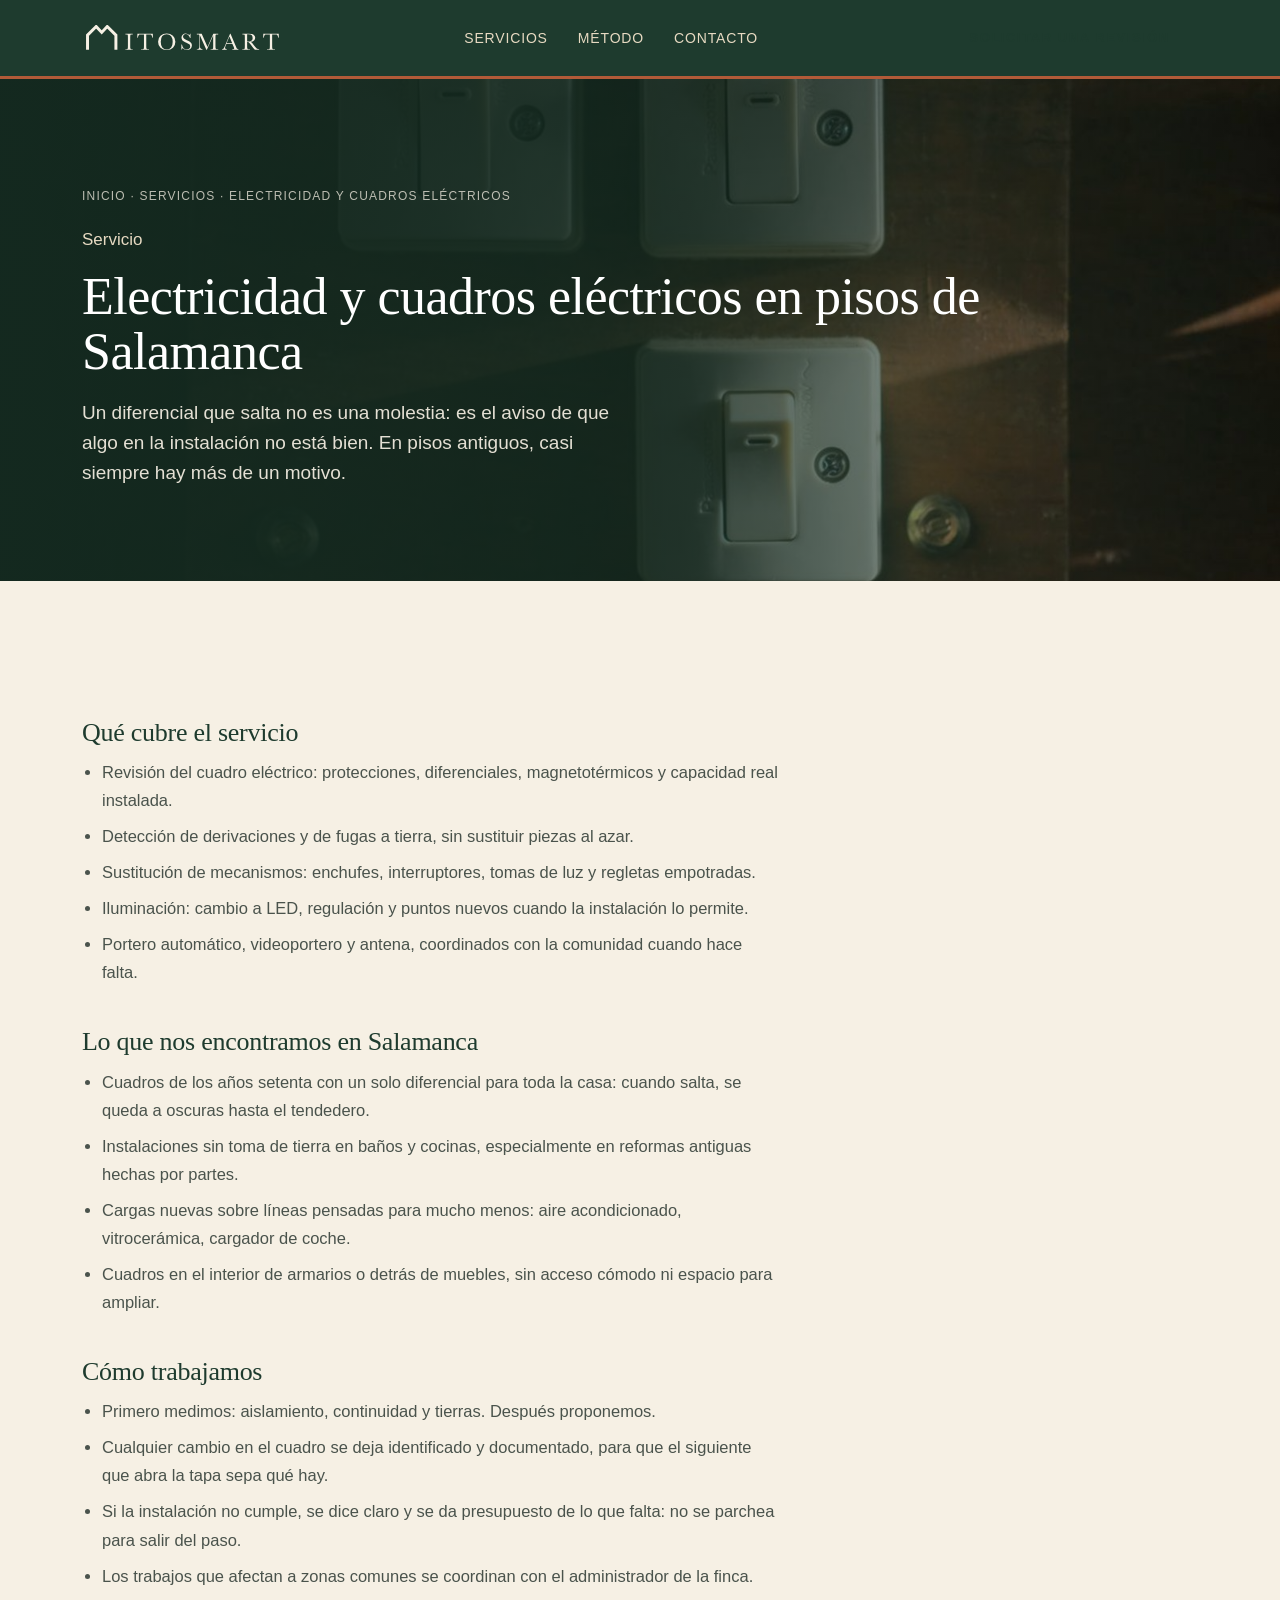
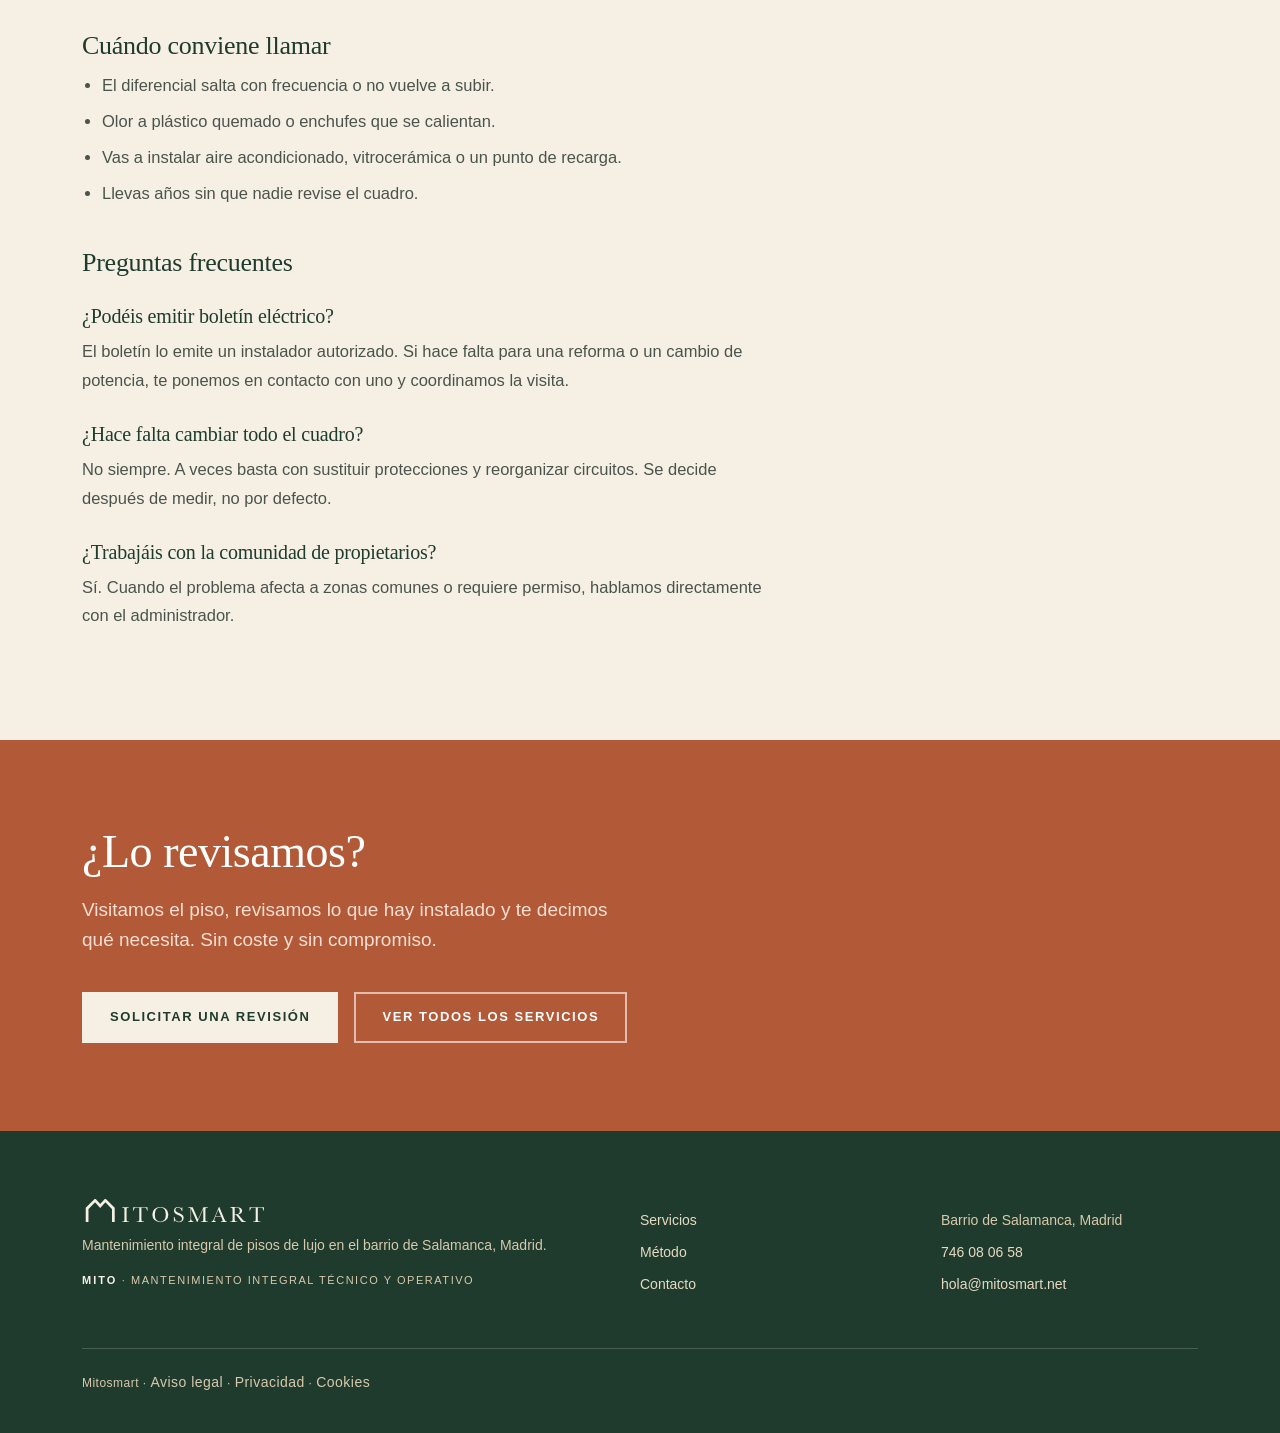
<file: electricidad-salamanca.html>
<!DOCTYPE html>
<html lang="es">
<head>
<meta charset="UTF-8">
<meta name="viewport" content="width=device-width, initial-scale=1.0">
  <meta name="robots" content="index, follow">
<title>Electricista para pisos en Salamanca, Madrid | Mitosmart</title>
<meta name="description" content="Revisión y reparación eléctrica en pisos del barrio de Salamanca: cuadros antiguos, diferenciales, tomas de tierra, iluminación y porteros.">
<link rel="icon" href="/favicon.ico" sizes="any">
<link rel="icon" type="image/png" sizes="32x32" href="/favicon-32.png?v=2">
<link rel="icon" type="image/png" sizes="512x512" href="/icon-512.png?v=2">
<link rel="apple-touch-icon" href="/apple-touch-icon.png?v=2">
<link rel="canonical" href="https://mitosmart.net/electricidad-salamanca.html">
<meta property="og:type" content="website">
<meta property="og:site_name" content="Mitosmart">
<meta property="og:locale" content="es_ES">
<meta property="og:title" content="Electricista para pisos en Salamanca, Madrid | Mitosmart">
<meta property="og:description" content="Revisión y reparación eléctrica en pisos del barrio de Salamanca: cuadros antiguos, diferenciales, tomas de tierra, iluminación y porteros.">
<meta property="og:url" content="https://mitosmart.net/electricidad-salamanca.html">
<meta property="og:image" content="https://mitosmart.net/og-image.jpg">
<meta name="twitter:card" content="summary_large_image">
<link rel="stylesheet" href="styles.css?v=20261116a">
<script type="application/ld+json">
{
  "@context": "https://schema.org",
  "@type": "FAQPage",
  "mainEntity": [
    {
      "@type": "Question",
      "name": "¿Podéis emitir boletín eléctrico?",
      "acceptedAnswer": {
        "@type": "Answer",
        "text": "El boletín lo emite un instalador autorizado. Si hace falta para una reforma o un cambio de potencia, te ponemos en contacto con uno y coordinamos la visita."
      }
    },
    {
      "@type": "Question",
      "name": "¿Hace falta cambiar todo el cuadro?",
      "acceptedAnswer": {
        "@type": "Answer",
        "text": "No siempre. A veces basta con sustituir protecciones y reorganizar circuitos. Se decide después de medir, no por defecto."
      }
    },
    {
      "@type": "Question",
      "name": "¿Trabajáis con la comunidad de propietarios?",
      "acceptedAnswer": {
        "@type": "Answer",
        "text": "Sí. Cuando el problema afecta a zonas comunes o requiere permiso, hablamos directamente con el administrador."
      }
    }
  ]
}
</script>
<script type="application/ld+json">
{
  "@context": "https://schema.org",
  "@type": "BreadcrumbList",
  "itemListElement": [
    {
      "@type": "ListItem",
      "position": 1,
      "name": "Inicio",
      "item": "https://mitosmart.net/"
    },
    {
      "@type": "ListItem",
      "position": 2,
      "name": "Servicios",
      "item": "https://mitosmart.net/servicios.html"
    },
    {
      "@type": "ListItem",
      "position": 3,
      "name": "Electricidad",
      "item": "https://mitosmart.net/electricidad-salamanca.html"
    }
  ]
}
</script>
</head>
<body>

<nav class="nav">
  <div class="wrap nav-inner">
    <a class="brand" href="index.html" aria-label="Mitosmart, inicio"><img class="brand-logo" src="assets/mitosmart-logo-nav-crema.svg" alt="Mitosmart" width="200" height="27"></a>
    <div class="nav-links">
      <a href="servicios.html">Servicios</a>
      <a href="index.html#metodo">Método</a>
      <a href="contacto.html">Contacto</a>
    </div>
    <a class="btn" href="contacto.html">Solicitar una revisión</a>
  </div>
</nav>

<header class="sub-hero photo" style="--img:url('assets/servicio-electricidad.jpg')">
  <div class="wrap">
    <p class="crumb"><a href="index.html">Inicio</a> · <a href="servicios.html">Servicios</a> · Electricidad y cuadros eléctricos</p>
    <p class="kicker">Servicio</p>
    <h1>Electricidad y cuadros eléctricos en pisos de Salamanca</h1>
    <p class="lead">Un diferencial que salta no es una molestia: es el aviso de que algo en la instalación no está bien. En pisos antiguos, casi siempre hay más de un motivo.</p>
  </div>
</header>

<section class="section">
  <div class="wrap">
    <div class="doc">
<h2>Qué cubre el servicio</h2>
<ul>
  <li>Revisión del cuadro eléctrico: protecciones, diferenciales, magnetotérmicos y capacidad real instalada.</li>
  <li>Detección de derivaciones y de fugas a tierra, sin sustituir piezas al azar.</li>
  <li>Sustitución de mecanismos: enchufes, interruptores, tomas de luz y regletas empotradas.</li>
  <li>Iluminación: cambio a LED, regulación y puntos nuevos cuando la instalación lo permite.</li>
  <li>Portero automático, videoportero y antena, coordinados con la comunidad cuando hace falta.</li>
</ul>
<h2>Lo que nos encontramos en Salamanca</h2>
<ul>
  <li>Cuadros de los años setenta con un solo diferencial para toda la casa: cuando salta, se queda a oscuras hasta el tendedero.</li>
  <li>Instalaciones sin toma de tierra en baños y cocinas, especialmente en reformas antiguas hechas por partes.</li>
  <li>Cargas nuevas sobre líneas pensadas para mucho menos: aire acondicionado, vitrocerámica, cargador de coche.</li>
  <li>Cuadros en el interior de armarios o detrás de muebles, sin acceso cómodo ni espacio para ampliar.</li>
</ul>
<h2>Cómo trabajamos</h2>
<ul>
  <li>Primero medimos: aislamiento, continuidad y tierras. Después proponemos.</li>
  <li>Cualquier cambio en el cuadro se deja identificado y documentado, para que el siguiente que abra la tapa sepa qué hay.</li>
  <li>Si la instalación no cumple, se dice claro y se da presupuesto de lo que falta: no se parchea para salir del paso.</li>
  <li>Los trabajos que afectan a zonas comunes se coordinan con el administrador de la finca.</li>
</ul>
<h2>Cuándo conviene llamar</h2>
<ul>
  <li>El diferencial salta con frecuencia o no vuelve a subir.</li>
  <li>Olor a plástico quemado o enchufes que se calientan.</li>
  <li>Vas a instalar aire acondicionado, vitrocerámica o un punto de recarga.</li>
  <li>Llevas años sin que nadie revise el cuadro.</li>
</ul>

<h2>Preguntas frecuentes</h2>
<h3>¿Podéis emitir boletín eléctrico?</h3>
<p>El boletín lo emite un instalador autorizado. Si hace falta para una reforma o un cambio de potencia, te ponemos en contacto con uno y coordinamos la visita.</p>
<h3>¿Hace falta cambiar todo el cuadro?</h3>
<p>No siempre. A veces basta con sustituir protecciones y reorganizar circuitos. Se decide después de medir, no por defecto.</p>
<h3>¿Trabajáis con la comunidad de propietarios?</h3>
<p>Sí. Cuando el problema afecta a zonas comunes o requiere permiso, hablamos directamente con el administrador.</p>
    </div>
  </div>
</section>

<section class="cta">
  <div class="wrap">
    <h2>¿Lo revisamos?</h2>
    <p>Visitamos el piso, revisamos lo que hay instalado y te decimos qué necesita. Sin coste y sin compromiso.</p>
    <div class="actions">
      <a class="btn solid" href="contacto.html">Solicitar una revisión</a>
      <a class="btn ghost" href="servicios.html">Ver todos los servicios</a>
    </div>
  </div>
</section>

<footer class="footer">
  <div class="wrap">
    <div class="footer-inner">
      <div class="col">
        <div class="brand"><img class="brand-logo" src="assets/mitosmart-logo-nav-crema.svg" alt="Mitosmart" width="190" height="25"></div>
        <p>Mantenimiento integral de pisos de lujo en el barrio de Salamanca, Madrid.</p>
        <p class="acronym"><strong>MITO</strong> · Mantenimiento Integral Técnico y Operativo</p>
      </div>
      <div class="col">
        <p><a href="servicios.html">Servicios</a></p>
        <p><a href="index.html#metodo">Método</a></p>
        <p><a href="contacto.html">Contacto</a></p>
      </div>
      <div class="col">
        <p>Barrio de Salamanca, Madrid</p>
        <p><a href="tel:+34746080658">746 08 06 58</a></p>
        <p><a href="mailto:hola@mitosmart.net">hola@mitosmart.net</a></p>
      </div>
    </div>
    <div class="legal">
      Mitosmart · <a href="aviso-legal.html">Aviso legal</a> · <a href="privacidad.html">Privacidad</a> · <a href="cookies.html">Cookies</a>
    </div>
  </div>
</footer>

<!-- Cloudflare Web Analytics --><script type='module' src='https://static.cloudflareinsights.com/beacon.min.js' data-cf-beacon='{"token": "82f9977408dd4a0990320ea3b025bb33"}'></script><!-- End Cloudflare Web Analytics -->

</body>
</html>
</file>
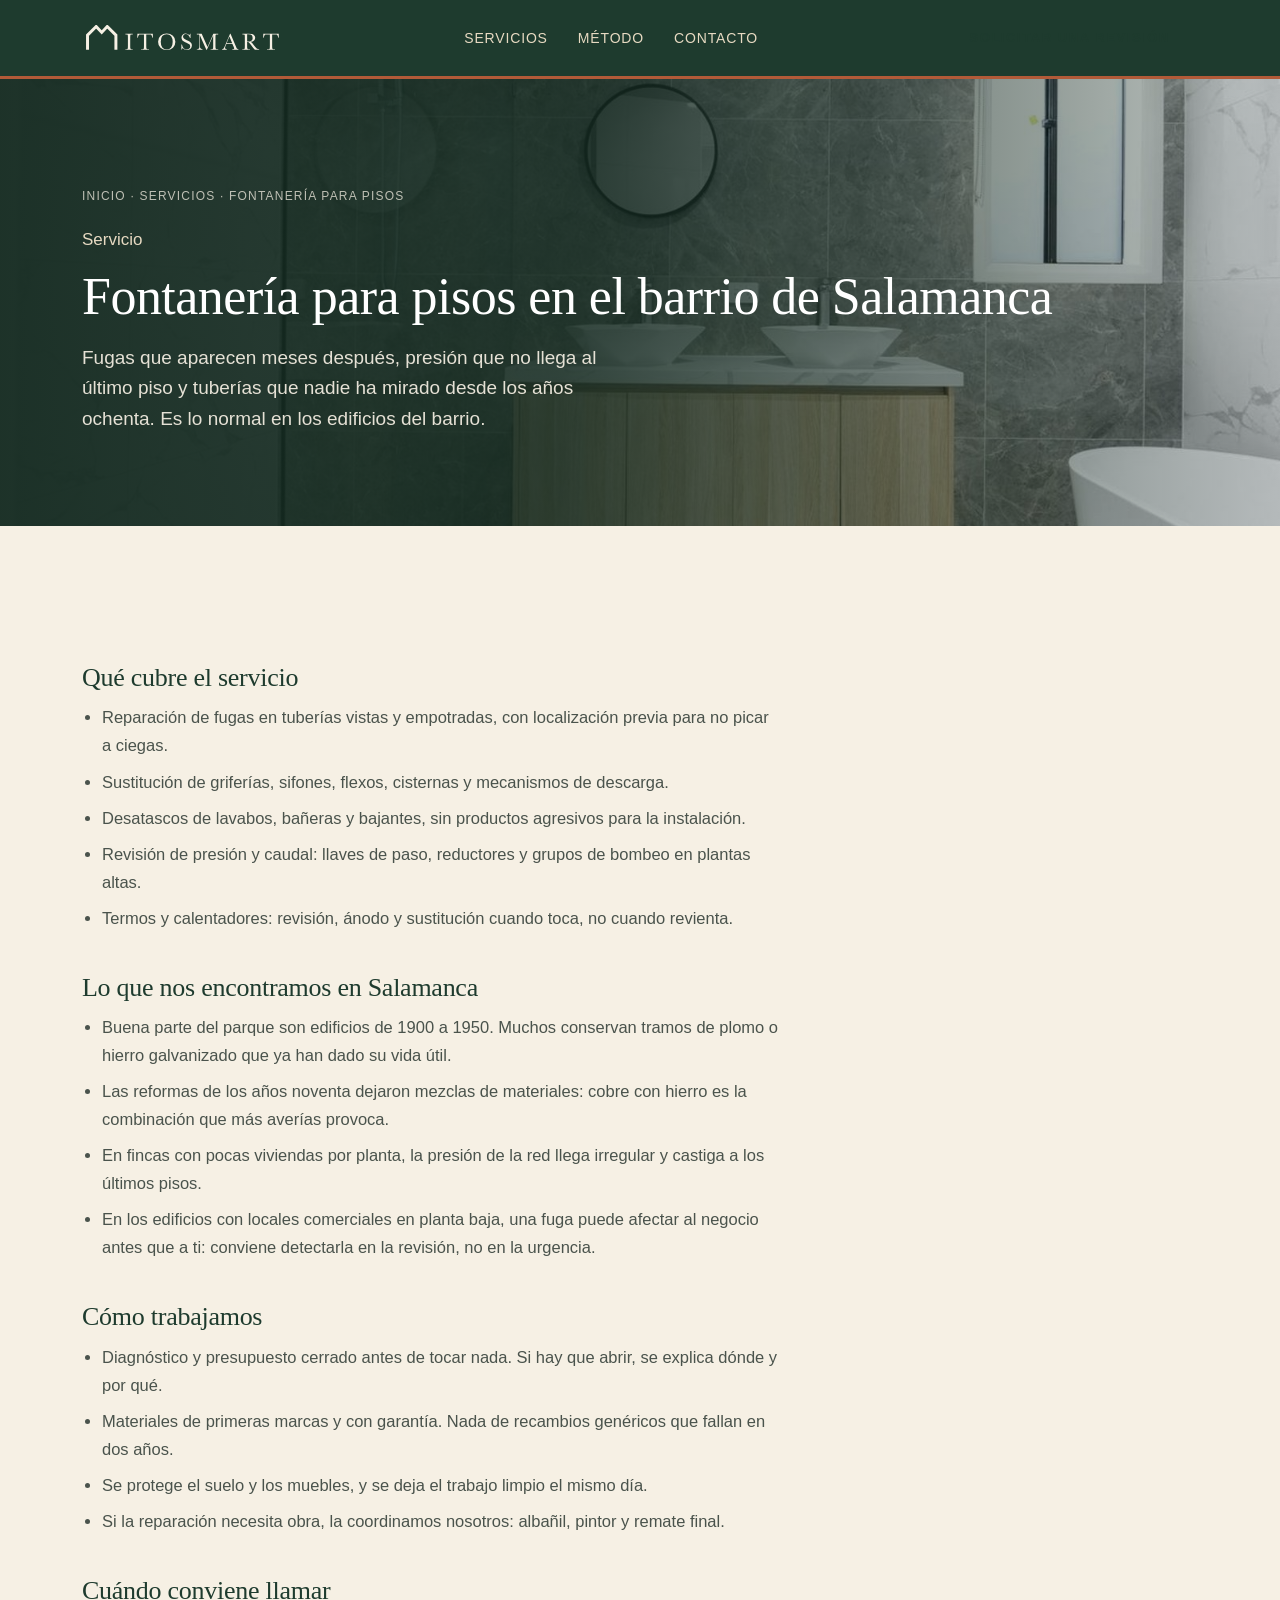
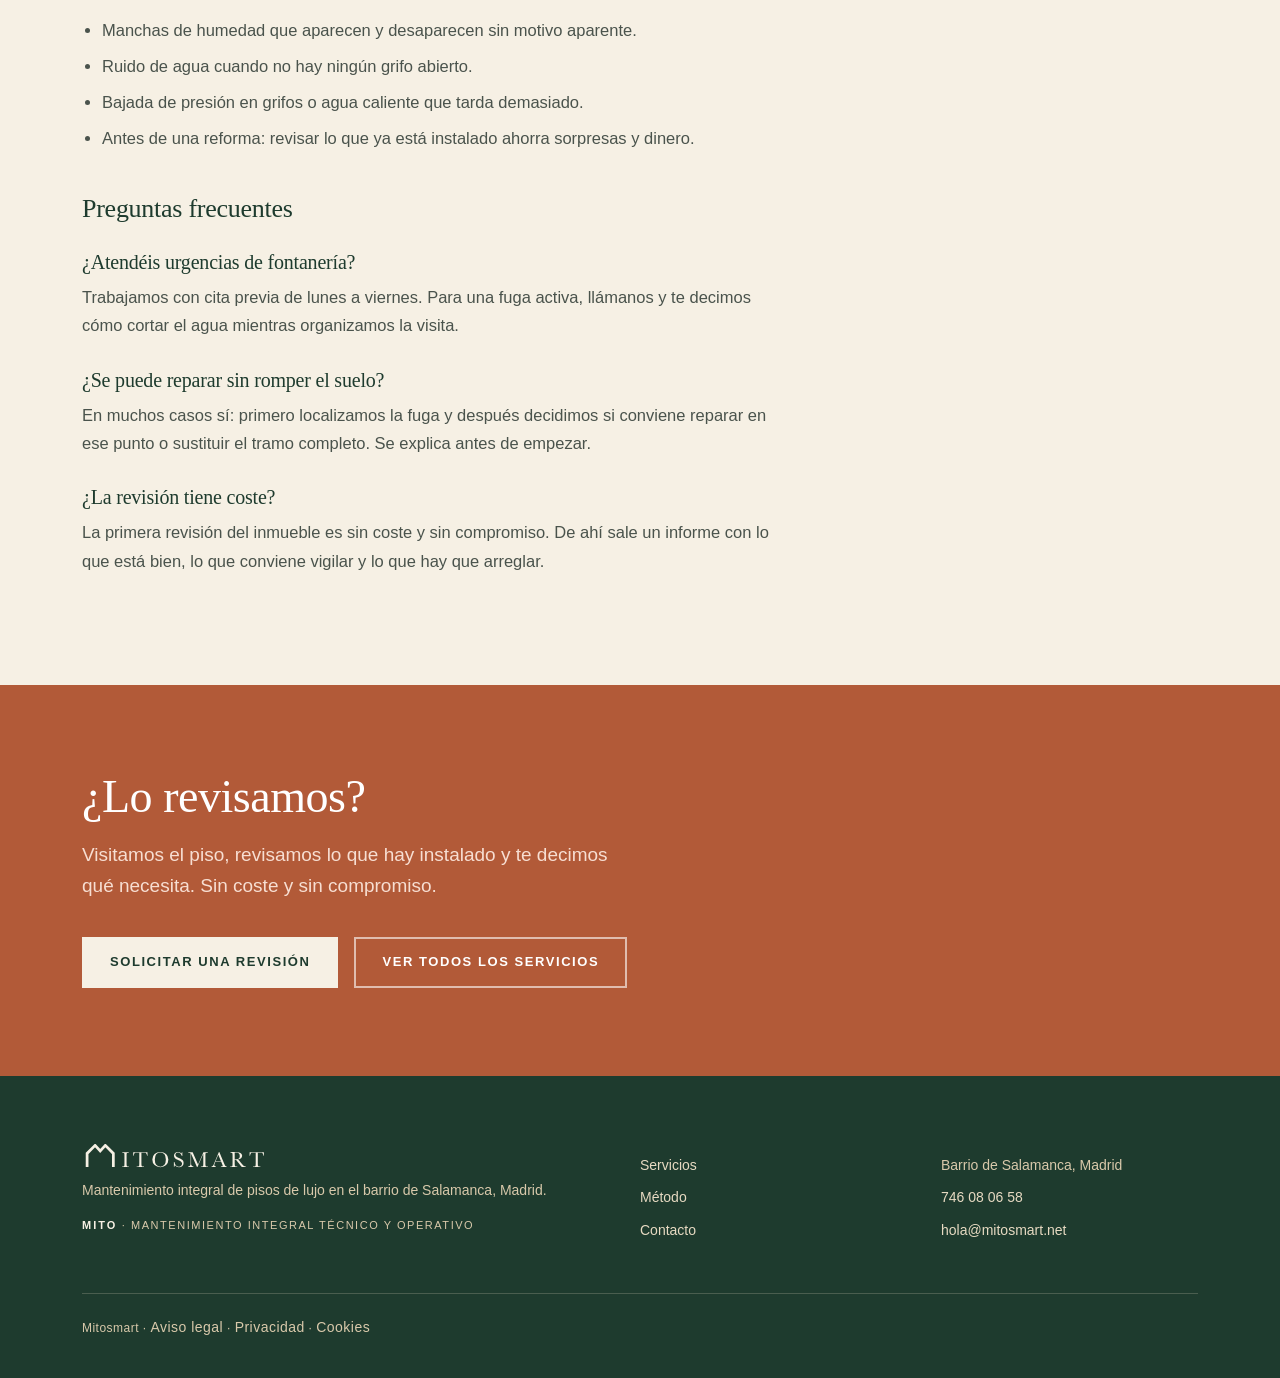
<file: fontaneria-salamanca.html>
<!DOCTYPE html>
<html lang="es">
<head>
<meta charset="UTF-8">
<meta name="viewport" content="width=device-width, initial-scale=1.0">
  <meta name="robots" content="index, follow">
<title>Fontanero de confianza en Salamanca, Madrid | Mitosmart</title>
<meta name="description" content="Reparación y mantenimiento de fontanería en pisos del barrio de Salamanca: fugas, griferías, cisternas, presión y revisiones de instalación antigua.">
<link rel="icon" href="/favicon.ico" sizes="any">
<link rel="icon" type="image/png" sizes="32x32" href="/favicon-32.png?v=2">
<link rel="icon" type="image/png" sizes="512x512" href="/icon-512.png?v=2">
<link rel="apple-touch-icon" href="/apple-touch-icon.png?v=2">
<link rel="canonical" href="https://mitosmart.net/fontaneria-salamanca.html">
<meta property="og:type" content="website">
<meta property="og:site_name" content="Mitosmart">
<meta property="og:locale" content="es_ES">
<meta property="og:title" content="Fontanero de confianza en Salamanca, Madrid | Mitosmart">
<meta property="og:description" content="Reparación y mantenimiento de fontanería en pisos del barrio de Salamanca: fugas, griferías, cisternas, presión y revisiones de instalación antigua.">
<meta property="og:url" content="https://mitosmart.net/fontaneria-salamanca.html">
<meta property="og:image" content="https://mitosmart.net/og-image.jpg">
<meta name="twitter:card" content="summary_large_image">
<link rel="stylesheet" href="styles.css?v=20261116a">
<script type="application/ld+json">
{
  "@context": "https://schema.org",
  "@type": "FAQPage",
  "mainEntity": [
    {
      "@type": "Question",
      "name": "¿Atendéis urgencias de fontanería?",
      "acceptedAnswer": {
        "@type": "Answer",
        "text": "Trabajamos con cita previa de lunes a viernes. Para una fuga activa, llámanos y te decimos cómo cortar el agua mientras organizamos la visita."
      }
    },
    {
      "@type": "Question",
      "name": "¿Se puede reparar sin romper el suelo?",
      "acceptedAnswer": {
        "@type": "Answer",
        "text": "En muchos casos sí: primero localizamos la fuga y después decidimos si conviene reparar en ese punto o sustituir el tramo completo. Se explica antes de empezar."
      }
    },
    {
      "@type": "Question",
      "name": "¿La revisión tiene coste?",
      "acceptedAnswer": {
        "@type": "Answer",
        "text": "La primera revisión del inmueble es sin coste y sin compromiso. De ahí sale un informe con lo que está bien, lo que conviene vigilar y lo que hay que arreglar."
      }
    }
  ]
}
</script>
<script type="application/ld+json">
{
  "@context": "https://schema.org",
  "@type": "BreadcrumbList",
  "itemListElement": [
    {
      "@type": "ListItem",
      "position": 1,
      "name": "Inicio",
      "item": "https://mitosmart.net/"
    },
    {
      "@type": "ListItem",
      "position": 2,
      "name": "Servicios",
      "item": "https://mitosmart.net/servicios.html"
    },
    {
      "@type": "ListItem",
      "position": 3,
      "name": "Fontanería",
      "item": "https://mitosmart.net/fontaneria-salamanca.html"
    }
  ]
}
</script>
</head>
<body>

<nav class="nav">
  <div class="wrap nav-inner">
    <a class="brand" href="index.html" aria-label="Mitosmart, inicio"><img class="brand-logo" src="assets/mitosmart-logo-nav-crema.svg" alt="Mitosmart" width="200" height="27"></a>
    <div class="nav-links">
      <a href="servicios.html">Servicios</a>
      <a href="index.html#metodo">Método</a>
      <a href="contacto.html">Contacto</a>
    </div>
    <a class="btn" href="contacto.html">Solicitar una revisión</a>
  </div>
</nav>

<header class="sub-hero photo" style="--img:url('assets/servicio-fontaneria.jpg')">
  <div class="wrap">
    <p class="crumb"><a href="index.html">Inicio</a> · <a href="servicios.html">Servicios</a> · Fontanería para pisos</p>
    <p class="kicker">Servicio</p>
    <h1>Fontanería para pisos en el barrio de Salamanca</h1>
    <p class="lead">Fugas que aparecen meses después, presión que no llega al último piso y tuberías que nadie ha mirado desde los años ochenta. Es lo normal en los edificios del barrio.</p>
  </div>
</header>

<section class="section">
  <div class="wrap">
    <div class="doc">
<h2>Qué cubre el servicio</h2>
<ul>
  <li>Reparación de fugas en tuberías vistas y empotradas, con localización previa para no picar a ciegas.</li>
  <li>Sustitución de griferías, sifones, flexos, cisternas y mecanismos de descarga.</li>
  <li>Desatascos de lavabos, bañeras y bajantes, sin productos agresivos para la instalación.</li>
  <li>Revisión de presión y caudal: llaves de paso, reductores y grupos de bombeo en plantas altas.</li>
  <li>Termos y calentadores: revisión, ánodo y sustitución cuando toca, no cuando revienta.</li>
</ul>
<h2>Lo que nos encontramos en Salamanca</h2>
<ul>
  <li>Buena parte del parque son edificios de 1900 a 1950. Muchos conservan tramos de plomo o hierro galvanizado que ya han dado su vida útil.</li>
  <li>Las reformas de los años noventa dejaron mezclas de materiales: cobre con hierro es la combinación que más averías provoca.</li>
  <li>En fincas con pocas viviendas por planta, la presión de la red llega irregular y castiga a los últimos pisos.</li>
  <li>En los edificios con locales comerciales en planta baja, una fuga puede afectar al negocio antes que a ti: conviene detectarla en la revisión, no en la urgencia.</li>
</ul>
<h2>Cómo trabajamos</h2>
<ul>
  <li>Diagnóstico y presupuesto cerrado antes de tocar nada. Si hay que abrir, se explica dónde y por qué.</li>
  <li>Materiales de primeras marcas y con garantía. Nada de recambios genéricos que fallan en dos años.</li>
  <li>Se protege el suelo y los muebles, y se deja el trabajo limpio el mismo día.</li>
  <li>Si la reparación necesita obra, la coordinamos nosotros: albañil, pintor y remate final.</li>
</ul>
<h2>Cuándo conviene llamar</h2>
<ul>
  <li>Manchas de humedad que aparecen y desaparecen sin motivo aparente.</li>
  <li>Ruido de agua cuando no hay ningún grifo abierto.</li>
  <li>Bajada de presión en grifos o agua caliente que tarda demasiado.</li>
  <li>Antes de una reforma: revisar lo que ya está instalado ahorra sorpresas y dinero.</li>
</ul>

<h2>Preguntas frecuentes</h2>
<h3>¿Atendéis urgencias de fontanería?</h3>
<p>Trabajamos con cita previa de lunes a viernes. Para una fuga activa, llámanos y te decimos cómo cortar el agua mientras organizamos la visita.</p>
<h3>¿Se puede reparar sin romper el suelo?</h3>
<p>En muchos casos sí: primero localizamos la fuga y después decidimos si conviene reparar en ese punto o sustituir el tramo completo. Se explica antes de empezar.</p>
<h3>¿La revisión tiene coste?</h3>
<p>La primera revisión del inmueble es sin coste y sin compromiso. De ahí sale un informe con lo que está bien, lo que conviene vigilar y lo que hay que arreglar.</p>
    </div>
  </div>
</section>

<section class="cta">
  <div class="wrap">
    <h2>¿Lo revisamos?</h2>
    <p>Visitamos el piso, revisamos lo que hay instalado y te decimos qué necesita. Sin coste y sin compromiso.</p>
    <div class="actions">
      <a class="btn solid" href="contacto.html">Solicitar una revisión</a>
      <a class="btn ghost" href="servicios.html">Ver todos los servicios</a>
    </div>
  </div>
</section>

<footer class="footer">
  <div class="wrap">
    <div class="footer-inner">
      <div class="col">
        <div class="brand"><img class="brand-logo" src="assets/mitosmart-logo-nav-crema.svg" alt="Mitosmart" width="190" height="25"></div>
        <p>Mantenimiento integral de pisos de lujo en el barrio de Salamanca, Madrid.</p>
        <p class="acronym"><strong>MITO</strong> · Mantenimiento Integral Técnico y Operativo</p>
      </div>
      <div class="col">
        <p><a href="servicios.html">Servicios</a></p>
        <p><a href="index.html#metodo">Método</a></p>
        <p><a href="contacto.html">Contacto</a></p>
      </div>
      <div class="col">
        <p>Barrio de Salamanca, Madrid</p>
        <p><a href="tel:+34746080658">746 08 06 58</a></p>
        <p><a href="mailto:hola@mitosmart.net">hola@mitosmart.net</a></p>
      </div>
    </div>
    <div class="legal">
      Mitosmart · <a href="aviso-legal.html">Aviso legal</a> · <a href="privacidad.html">Privacidad</a> · <a href="cookies.html">Cookies</a>
    </div>
  </div>
</footer>

<!-- Cloudflare Web Analytics --><script type='module' src='https://static.cloudflareinsights.com/beacon.min.js' data-cf-beacon='{"token": "82f9977408dd4a0990320ea3b025bb33"}'></script><!-- End Cloudflare Web Analytics -->

</body>
</html>
</file>
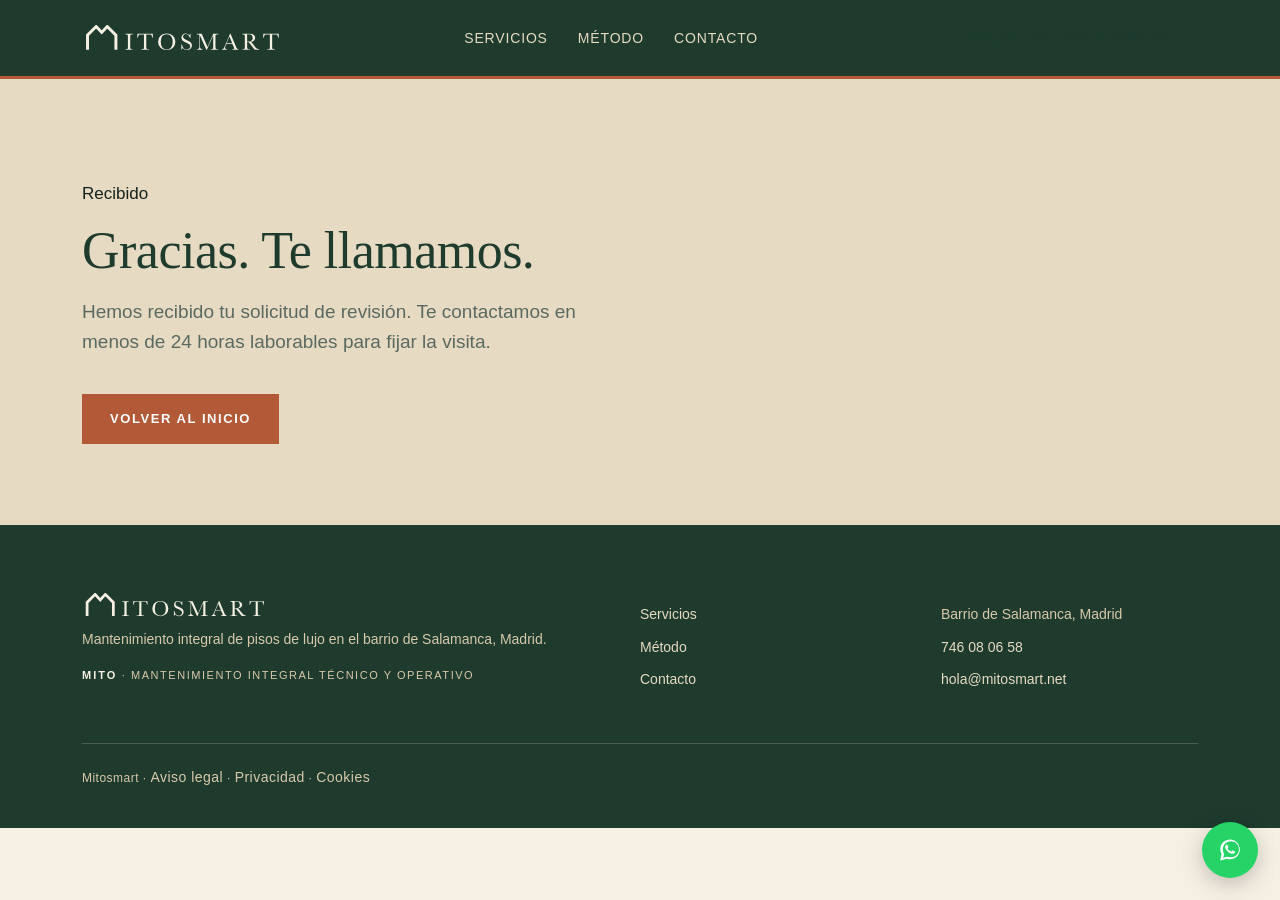
<file: gracias.html>
<!DOCTYPE html>
<html lang="es">
<head>
<meta charset="UTF-8">
<meta name="viewport" content="width=device-width, initial-scale=1.0">
  <link rel="canonical" href="https://mitosmart.net/gracias.html">
<meta name="robots" content="noindex">
<title>Solicitud recibida — Mitosmart</title>
<link rel="stylesheet" href="styles.css?v=20261116a">
<link rel="icon" href="/favicon.ico" sizes="any">
<link rel="icon" type="image/png" sizes="32x32" href="/favicon-32.png?v=2">
<link rel="icon" type="image/png" sizes="512x512" href="/icon-512.png?v=2">
<link rel="apple-touch-icon" href="/apple-touch-icon.png?v=2">
</head>
<body>

<nav class="nav">
  <div class="wrap nav-inner">
    <a class="brand" href="index.html" aria-label="Mitosmart, inicio"><img class="brand-logo" src="assets/mitosmart-logo-nav-crema.svg" alt="Mitosmart" width="200" height="27"></a>
    <div class="nav-links">
      <a href="servicios.html">Servicios</a>
      <a href="index.html#metodo">Método</a>
      <a href="contacto.html">Contacto</a>
    </div>
    <a class="btn" href="contacto.html">Solicitar una revisión</a>
  </div>
</nav>

<header class="sub-hero">
  <div class="wrap">
    <p class="kicker">Recibido</p>
    <h1>Gracias. Te llamamos.</h1>
    <p class="lead">Hemos recibido tu solicitud de revisión. Te contactamos en menos de 24 horas laborables para fijar la visita.</p>
    <p style="margin-top: 36px;"><a class="btn solid" href="index.html">Volver al inicio</a></p>
  </div>
</header>

<footer class="footer">
  <div class="wrap">
    <div class="footer-inner">
      <div class="col">
        <div class="brand"><img class="brand-logo" src="assets/mitosmart-logo-nav-crema.svg" alt="Mitosmart" width="190" height="25"></div>
        <p>Mantenimiento integral de pisos de lujo en el barrio de Salamanca, Madrid.</p>
        <p class="acronym"><strong>MITO</strong> · Mantenimiento Integral Técnico y Operativo</p>
      </div>
      <div class="col">
        <p><a href="servicios.html">Servicios</a></p>
        <p><a href="index.html#metodo">Método</a></p>
        <p><a href="contacto.html">Contacto</a></p>
      </div>
      <div class="col">
        <p>Barrio de Salamanca, Madrid</p>
        <p><a href="tel:+34746080658">746 08 06 58</a></p>
        <p><a href="mailto:hola@mitosmart.net">hola@mitosmart.net</a></p>
      </div>
    </div>
    <div class="legal">
      Mitosmart · <a href="aviso-legal.html">Aviso legal</a> · <a href="privacidad.html">Privacidad</a> · <a href="cookies.html">Cookies</a>
    </div>
  </div>
</footer>

<a class="wa-float" href="https://wa.me/34746080658" target="_blank" rel="noopener" aria-label="Escribir por WhatsApp">
  <svg viewBox="0 0 32 32" width="26" height="26" aria-hidden="true"><path fill="currentColor" d="M16.04 3C9.4 3 4.01 8.39 4.01 15.03c0 2.12.55 4.19 1.6 6.01L4 29l8.13-2.13a12 12 0 0 0 3.9.65h.01c6.64 0 12.03-5.39 12.03-12.03C28.07 8.39 22.68 3 16.04 3Zm0 21.9h-.01a9.9 9.9 0 0 1-3.36-.6l-.24-.1-4.82 1.26 1.29-4.7-.16-.25a9.86 9.86 0 0 1-1.51-5.48c0-5.45 4.44-9.88 9.89-9.88 2.64 0 5.12 1.03 6.99 2.9a9.82 9.82 0 0 1 2.9 6.99c0 5.45-4.44 9.88-9.88 9.88Zm5.42-7.4c-.3-.15-1.76-.87-2.03-.97-.27-.1-.47-.15-.67.15-.2.3-.77.97-.94 1.17-.17.2-.35.22-.65.07-.3-.15-1.25-.46-2.38-1.47-.88-.79-1.47-1.76-1.64-2.06-.17-.3-.02-.46.13-.61.13-.13.3-.35.45-.52.15-.17.2-.3.3-.5.1-.2.05-.37-.02-.52-.07-.15-.67-1.61-.92-2.21-.24-.58-.49-.5-.67-.51h-.57c-.2 0-.52.07-.79.37-.27.3-1.04 1.02-1.04 2.48s1.06 2.88 1.21 3.08c.15.2 2.09 3.19 5.06 4.47.71.31 1.26.49 1.69.62.71.23 1.36.2 1.87.12.57-.09 1.76-.72 2.01-1.42.25-.7.25-1.29.17-1.42-.07-.13-.27-.2-.57-.35Z"/></svg>
</a>

<!-- Cloudflare Web Analytics --><script type='module' src='https://static.cloudflareinsights.com/beacon.min.js' data-cf-beacon='{"token": "82f9977408dd4a0990320ea3b025bb33"}'></script><!-- End Cloudflare Web Analytics -->

</body>
</html>
</file>
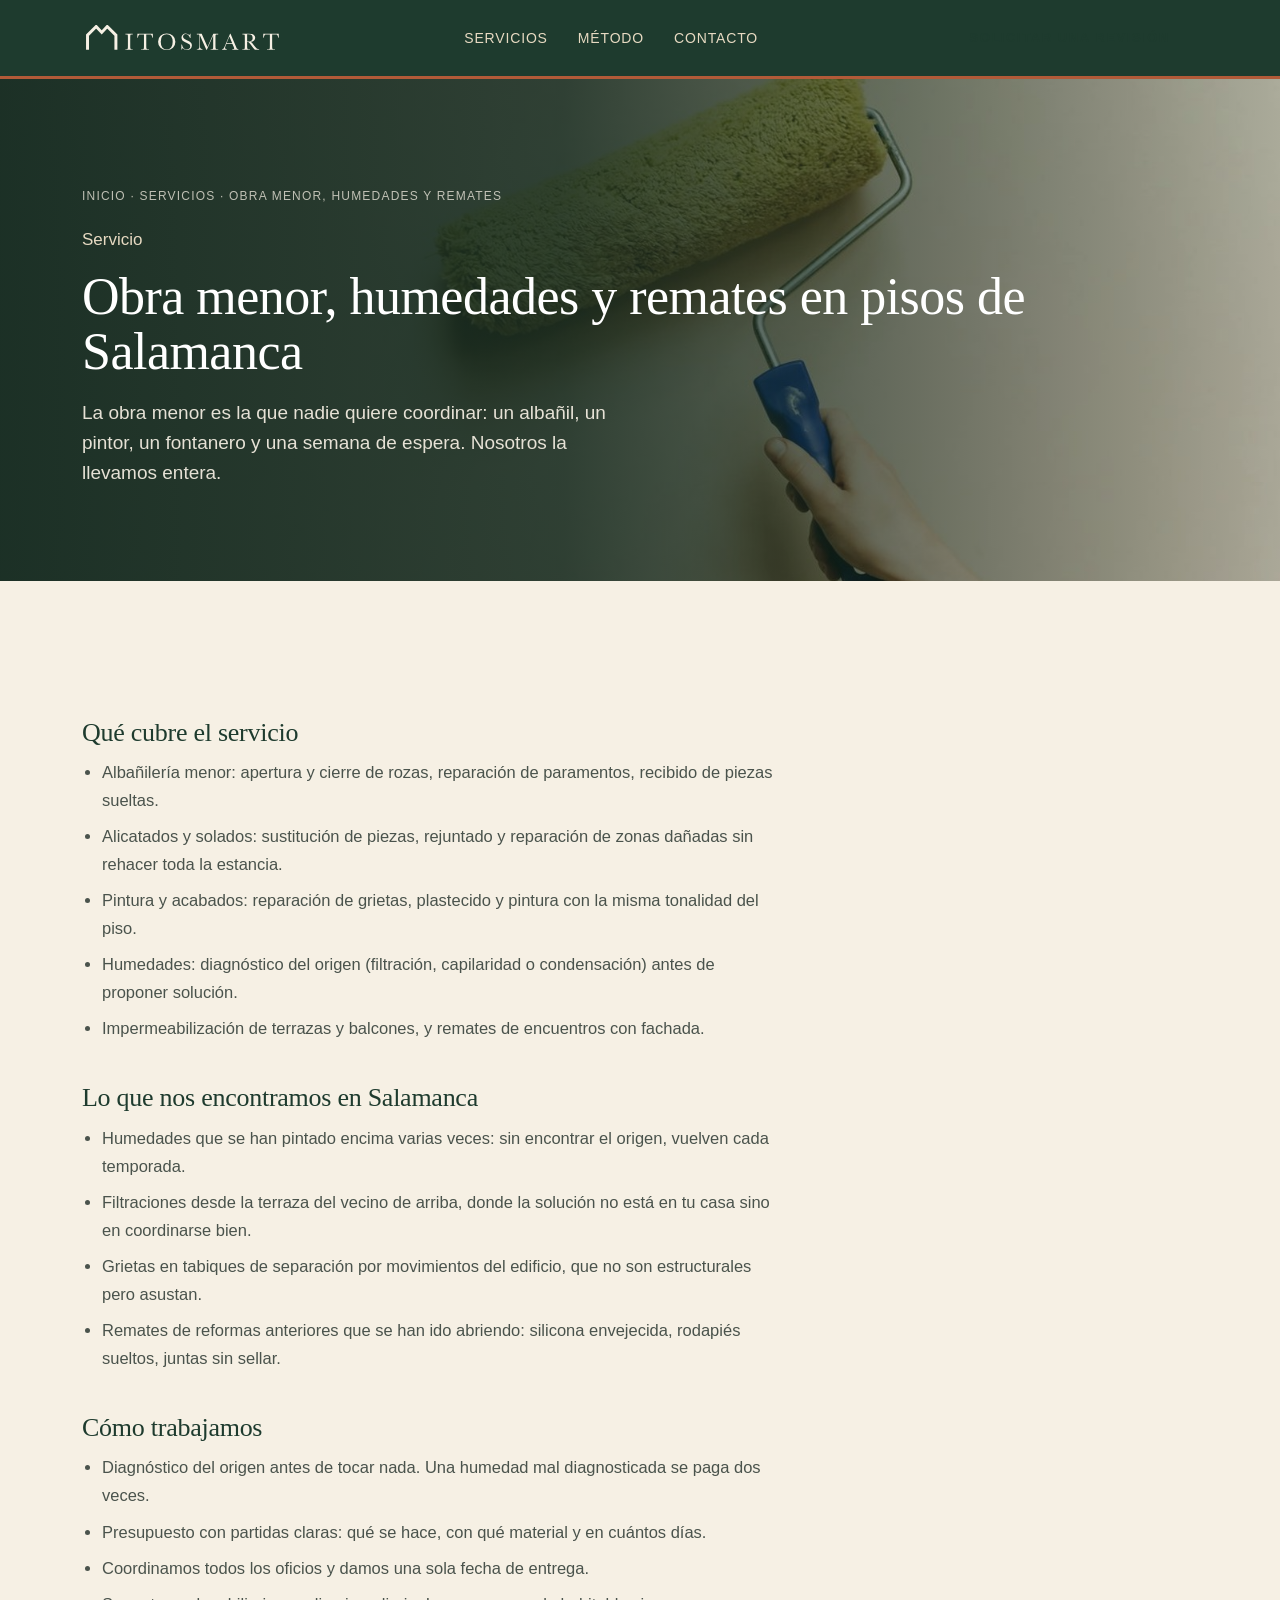
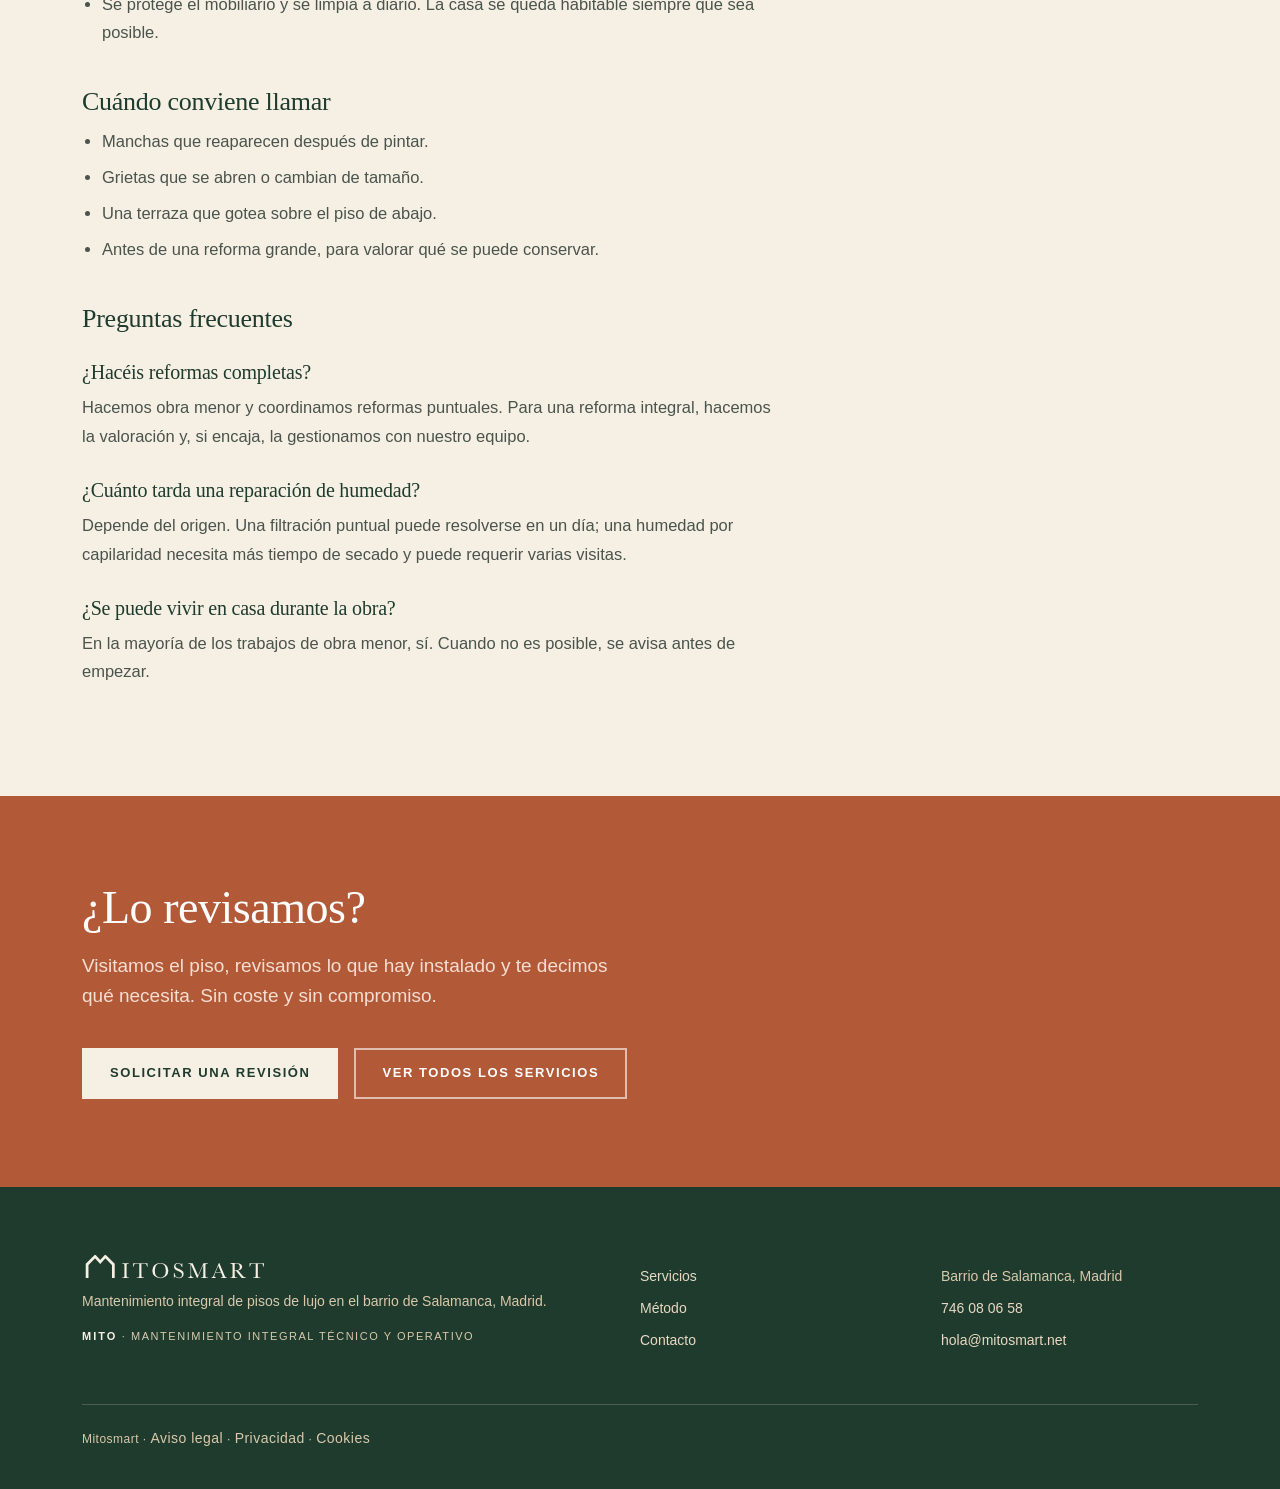
<file: obra-menor-salamanca.html>
<!DOCTYPE html>
<html lang="es">
<head>
<meta charset="UTF-8">
<meta name="viewport" content="width=device-width, initial-scale=1.0">
  <meta name="robots" content="index, follow">
<title>Obra menor y humedades en Salamanca, Madrid | Mitosmart</title>
<meta name="description" content="Obra menor en pisos del barrio de Salamanca: albañilería, alicatados, pintura, humedades, filtraciones e impermeabilización de terrazas.">
<link rel="icon" href="/favicon.ico" sizes="any">
<link rel="icon" type="image/png" sizes="32x32" href="/favicon-32.png?v=2">
<link rel="icon" type="image/png" sizes="512x512" href="/icon-512.png?v=2">
<link rel="apple-touch-icon" href="/apple-touch-icon.png?v=2">
<link rel="canonical" href="https://mitosmart.net/obra-menor-salamanca.html">
<meta property="og:type" content="website">
<meta property="og:site_name" content="Mitosmart">
<meta property="og:locale" content="es_ES">
<meta property="og:title" content="Obra menor y humedades en Salamanca, Madrid | Mitosmart">
<meta property="og:description" content="Obra menor en pisos del barrio de Salamanca: albañilería, alicatados, pintura, humedades, filtraciones e impermeabilización de terrazas.">
<meta property="og:url" content="https://mitosmart.net/obra-menor-salamanca.html">
<meta property="og:image" content="https://mitosmart.net/og-image.jpg">
<meta name="twitter:card" content="summary_large_image">
<link rel="stylesheet" href="styles.css?v=20261116a">
<script type="application/ld+json">
{
  "@context": "https://schema.org",
  "@type": "FAQPage",
  "mainEntity": [
    {
      "@type": "Question",
      "name": "¿Hacéis reformas completas?",
      "acceptedAnswer": {
        "@type": "Answer",
        "text": "Hacemos obra menor y coordinamos reformas puntuales. Para una reforma integral, hacemos la valoración y, si encaja, la gestionamos con nuestro equipo."
      }
    },
    {
      "@type": "Question",
      "name": "¿Cuánto tarda una reparación de humedad?",
      "acceptedAnswer": {
        "@type": "Answer",
        "text": "Depende del origen. Una filtración puntual puede resolverse en un día; una humedad por capilaridad necesita más tiempo de secado y puede requerir varias visitas."
      }
    },
    {
      "@type": "Question",
      "name": "¿Se puede vivir en casa durante la obra?",
      "acceptedAnswer": {
        "@type": "Answer",
        "text": "En la mayoría de los trabajos de obra menor, sí. Cuando no es posible, se avisa antes de empezar."
      }
    }
  ]
}
</script>
<script type="application/ld+json">
{
  "@context": "https://schema.org",
  "@type": "BreadcrumbList",
  "itemListElement": [
    {
      "@type": "ListItem",
      "position": 1,
      "name": "Inicio",
      "item": "https://mitosmart.net/"
    },
    {
      "@type": "ListItem",
      "position": 2,
      "name": "Servicios",
      "item": "https://mitosmart.net/servicios.html"
    },
    {
      "@type": "ListItem",
      "position": 3,
      "name": "Obra menor",
      "item": "https://mitosmart.net/obra-menor-salamanca.html"
    }
  ]
}
</script>
</head>
<body>

<nav class="nav">
  <div class="wrap nav-inner">
    <a class="brand" href="index.html" aria-label="Mitosmart, inicio"><img class="brand-logo" src="assets/mitosmart-logo-nav-crema.svg" alt="Mitosmart" width="200" height="27"></a>
    <div class="nav-links">
      <a href="servicios.html">Servicios</a>
      <a href="index.html#metodo">Método</a>
      <a href="contacto.html">Contacto</a>
    </div>
    <a class="btn" href="contacto.html">Solicitar una revisión</a>
  </div>
</nav>

<header class="sub-hero photo" style="--img:url('assets/servicio-obra-menor.jpg?v=3')">
  <div class="wrap">
    <p class="crumb"><a href="index.html">Inicio</a> · <a href="servicios.html">Servicios</a> · Obra menor, humedades y remates</p>
    <p class="kicker">Servicio</p>
    <h1>Obra menor, humedades y remates en pisos de Salamanca</h1>
    <p class="lead">La obra menor es la que nadie quiere coordinar: un albañil, un pintor, un fontanero y una semana de espera. Nosotros la llevamos entera.</p>
  </div>
</header>

<section class="section">
  <div class="wrap">
    <div class="doc">
<h2>Qué cubre el servicio</h2>
<ul>
  <li>Albañilería menor: apertura y cierre de rozas, reparación de paramentos, recibido de piezas sueltas.</li>
  <li>Alicatados y solados: sustitución de piezas, rejuntado y reparación de zonas dañadas sin rehacer toda la estancia.</li>
  <li>Pintura y acabados: reparación de grietas, plastecido y pintura con la misma tonalidad del piso.</li>
  <li>Humedades: diagnóstico del origen (filtración, capilaridad o condensación) antes de proponer solución.</li>
  <li>Impermeabilización de terrazas y balcones, y remates de encuentros con fachada.</li>
</ul>
<h2>Lo que nos encontramos en Salamanca</h2>
<ul>
  <li>Humedades que se han pintado encima varias veces: sin encontrar el origen, vuelven cada temporada.</li>
  <li>Filtraciones desde la terraza del vecino de arriba, donde la solución no está en tu casa sino en coordinarse bien.</li>
  <li>Grietas en tabiques de separación por movimientos del edificio, que no son estructurales pero asustan.</li>
  <li>Remates de reformas anteriores que se han ido abriendo: silicona envejecida, rodapiés sueltos, juntas sin sellar.</li>
</ul>
<h2>Cómo trabajamos</h2>
<ul>
  <li>Diagnóstico del origen antes de tocar nada. Una humedad mal diagnosticada se paga dos veces.</li>
  <li>Presupuesto con partidas claras: qué se hace, con qué material y en cuántos días.</li>
  <li>Coordinamos todos los oficios y damos una sola fecha de entrega.</li>
  <li>Se protege el mobiliario y se limpia a diario. La casa se queda habitable siempre que sea posible.</li>
</ul>
<h2>Cuándo conviene llamar</h2>
<ul>
  <li>Manchas que reaparecen después de pintar.</li>
  <li>Grietas que se abren o cambian de tamaño.</li>
  <li>Una terraza que gotea sobre el piso de abajo.</li>
  <li>Antes de una reforma grande, para valorar qué se puede conservar.</li>
</ul>

<h2>Preguntas frecuentes</h2>
<h3>¿Hacéis reformas completas?</h3>
<p>Hacemos obra menor y coordinamos reformas puntuales. Para una reforma integral, hacemos la valoración y, si encaja, la gestionamos con nuestro equipo.</p>
<h3>¿Cuánto tarda una reparación de humedad?</h3>
<p>Depende del origen. Una filtración puntual puede resolverse en un día; una humedad por capilaridad necesita más tiempo de secado y puede requerir varias visitas.</p>
<h3>¿Se puede vivir en casa durante la obra?</h3>
<p>En la mayoría de los trabajos de obra menor, sí. Cuando no es posible, se avisa antes de empezar.</p>
    </div>
  </div>
</section>

<section class="cta">
  <div class="wrap">
    <h2>¿Lo revisamos?</h2>
    <p>Visitamos el piso, revisamos lo que hay instalado y te decimos qué necesita. Sin coste y sin compromiso.</p>
    <div class="actions">
      <a class="btn solid" href="contacto.html">Solicitar una revisión</a>
      <a class="btn ghost" href="servicios.html">Ver todos los servicios</a>
    </div>
  </div>
</section>

<footer class="footer">
  <div class="wrap">
    <div class="footer-inner">
      <div class="col">
        <div class="brand"><img class="brand-logo" src="assets/mitosmart-logo-nav-crema.svg" alt="Mitosmart" width="190" height="25"></div>
        <p>Mantenimiento integral de pisos de lujo en el barrio de Salamanca, Madrid.</p>
        <p class="acronym"><strong>MITO</strong> · Mantenimiento Integral Técnico y Operativo</p>
      </div>
      <div class="col">
        <p><a href="servicios.html">Servicios</a></p>
        <p><a href="index.html#metodo">Método</a></p>
        <p><a href="contacto.html">Contacto</a></p>
      </div>
      <div class="col">
        <p>Barrio de Salamanca, Madrid</p>
        <p><a href="tel:+34746080658">746 08 06 58</a></p>
        <p><a href="mailto:hola@mitosmart.net">hola@mitosmart.net</a></p>
      </div>
    </div>
    <div class="legal">
      Mitosmart · <a href="aviso-legal.html">Aviso legal</a> · <a href="privacidad.html">Privacidad</a> · <a href="cookies.html">Cookies</a>
    </div>
  </div>
</footer>

<!-- Cloudflare Web Analytics --><script type='module' src='https://static.cloudflareinsights.com/beacon.min.js' data-cf-beacon='{"token": "82f9977408dd4a0990320ea3b025bb33"}'></script><!-- End Cloudflare Web Analytics -->

</body>
</html>
</file>
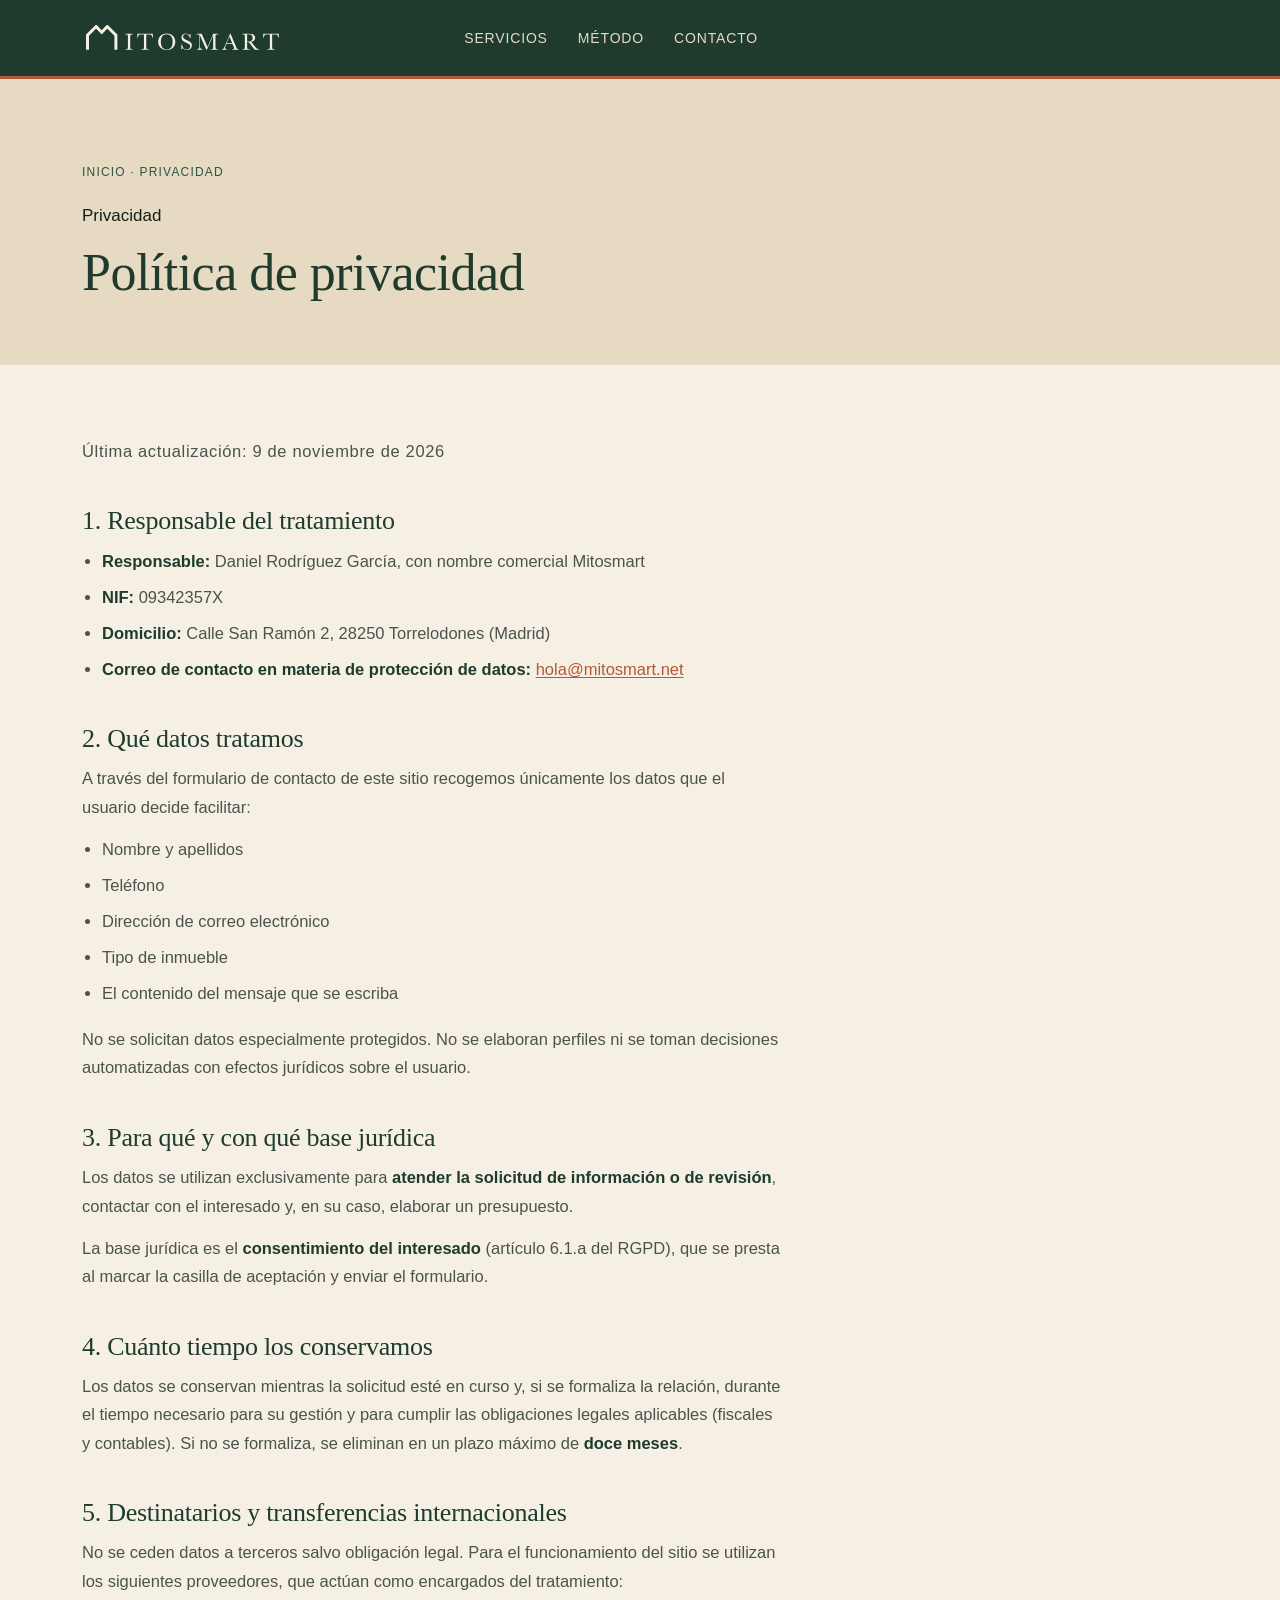
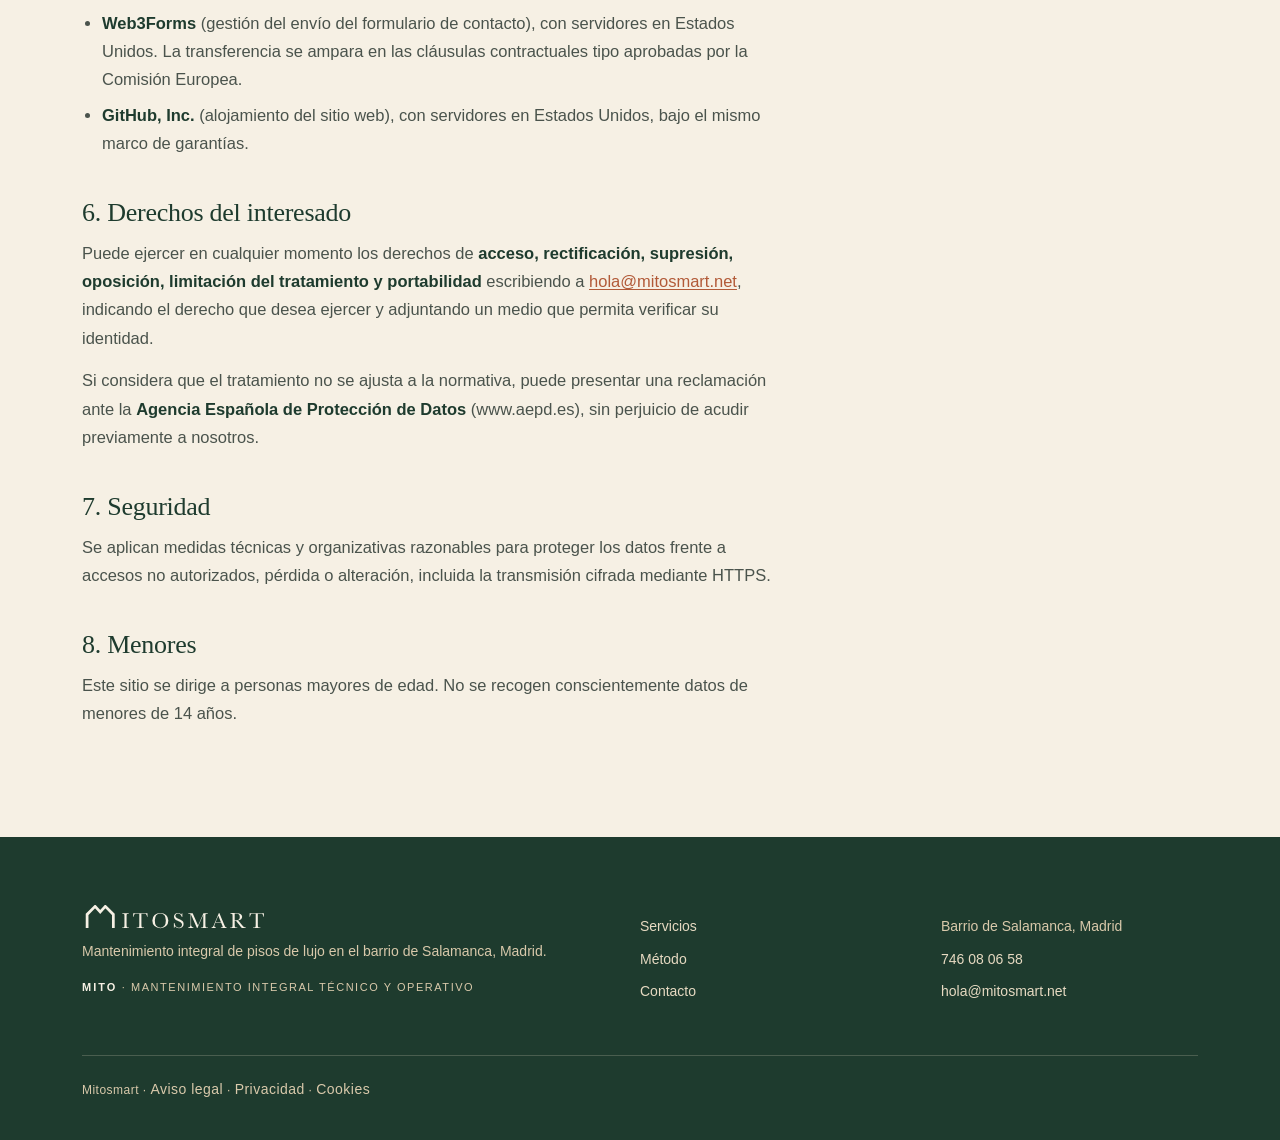
<file: privacidad.html>
<!DOCTYPE html>
<html lang="es">
<head>
<meta charset="UTF-8">
<meta name="viewport" content="width=device-width, initial-scale=1.0">
  <link rel="canonical" href="https://mitosmart.net/privacidad.html">
<title>Política de privacidad — Mitosmart</title>
<meta name="description" content="Información sobre el tratamiento de datos personales en mitosmart.net conforme al RGPD.">
<meta name="robots" content="noindex, follow">
<link rel="icon" href="/favicon.ico" sizes="any">
<link rel="icon" type="image/png" sizes="32x32" href="/favicon-32.png?v=2">
<link rel="icon" type="image/png" sizes="512x512" href="/icon-512.png?v=2">
<link rel="apple-touch-icon" href="/apple-touch-icon.png?v=2">
<link rel="stylesheet" href="styles.css?v=20261116a">
</head>
<body>

<nav class="nav">
  <div class="wrap nav-inner">
    <a class="brand" href="index.html" aria-label="Mitosmart, inicio"><img class="brand-logo" src="assets/mitosmart-logo-nav-crema.svg" alt="Mitosmart" width="200" height="27"></a>
    <div class="nav-links">
      <a href="servicios.html">Servicios</a>
      <a href="index.html#metodo">Método</a>
      <a href="contacto.html">Contacto</a>
    </div>
    <a class="btn" href="contacto.html">Solicitar una revisión</a>
  </div>
</nav>

<header class="sub-hero">
  <div class="wrap">
    <p class="crumb"><a href="index.html">Inicio</a> · Privacidad</p>
    <p class="kicker">Privacidad</p>
    <h1>Política de privacidad</h1>
  </div>
</header>

<section class="section contact-section">
  <div class="wrap">
    <div class="doc">

<p class="doc-meta">Última actualización: 9 de noviembre de 2026</p>

<h2>1. Responsable del tratamiento</h2>
<ul>
  <li><strong>Responsable:</strong> Daniel Rodríguez García, con nombre comercial Mitosmart</li>
  <li><strong>NIF:</strong> 09342357X</li>
  <li><strong>Domicilio:</strong> Calle San Ramón 2, 28250 Torrelodones (Madrid)</li>
  <li><strong>Correo de contacto en materia de protección de datos:</strong> <a href="mailto:hola@mitosmart.net">hola@mitosmart.net</a></li>
</ul>

<h2>2. Qué datos tratamos</h2>
<p>A través del formulario de contacto de este sitio recogemos únicamente los datos que el usuario decide facilitar:</p>
<ul>
  <li>Nombre y apellidos</li>
  <li>Teléfono</li>
  <li>Dirección de correo electrónico</li>
  <li>Tipo de inmueble</li>
  <li>El contenido del mensaje que se escriba</li>
</ul>
<p>No se solicitan datos especialmente protegidos. No se elaboran perfiles ni se toman decisiones automatizadas con efectos jurídicos sobre el usuario.</p>

<h2>3. Para qué y con qué base jurídica</h2>
<p>Los datos se utilizan exclusivamente para <strong>atender la solicitud de información o de revisión</strong>, contactar con el interesado y, en su caso, elaborar un presupuesto.</p>
<p>La base jurídica es el <strong>consentimiento del interesado</strong> (artículo 6.1.a del RGPD), que se presta al marcar la casilla de aceptación y enviar el formulario.</p>

<h2>4. Cuánto tiempo los conservamos</h2>
<p>Los datos se conservan mientras la solicitud esté en curso y, si se formaliza la relación, durante el tiempo necesario para su gestión y para cumplir las obligaciones legales aplicables (fiscales y contables). Si no se formaliza, se eliminan en un plazo máximo de <strong>doce meses</strong>.</p>

<h2>5. Destinatarios y transferencias internacionales</h2>
<p>No se ceden datos a terceros salvo obligación legal. Para el funcionamiento del sitio se utilizan los siguientes proveedores, que actúan como encargados del tratamiento:</p>
<ul>
  <li><strong>Web3Forms</strong> (gestión del envío del formulario de contacto), con servidores en Estados Unidos. La transferencia se ampara en las cláusulas contractuales tipo aprobadas por la Comisión Europea.</li>
  <li><strong>GitHub, Inc.</strong> (alojamiento del sitio web), con servidores en Estados Unidos, bajo el mismo marco de garantías.</li>
</ul>

<h2>6. Derechos del interesado</h2>
<p>Puede ejercer en cualquier momento los derechos de <strong>acceso, rectificación, supresión, oposición, limitación del tratamiento y portabilidad</strong> escribiendo a <a href="mailto:hola@mitosmart.net">hola@mitosmart.net</a>, indicando el derecho que desea ejercer y adjuntando un medio que permita verificar su identidad.</p>
<p>Si considera que el tratamiento no se ajusta a la normativa, puede presentar una reclamación ante la <strong>Agencia Española de Protección de Datos</strong> (www.aepd.es), sin perjuicio de acudir previamente a nosotros.</p>

<h2>7. Seguridad</h2>
<p>Se aplican medidas técnicas y organizativas razonables para proteger los datos frente a accesos no autorizados, pérdida o alteración, incluida la transmisión cifrada mediante HTTPS.</p>

<h2>8. Menores</h2>
<p>Este sitio se dirige a personas mayores de edad. No se recogen conscientemente datos de menores de 14 años.</p>

    </div>
  </div>
</section>

<footer class="footer">
  <div class="wrap">
    <div class="footer-inner">
      <div class="col">
        <div class="brand"><img class="brand-logo" src="assets/mitosmart-logo-nav-crema.svg" alt="Mitosmart" width="190" height="25"></div>
        <p>Mantenimiento integral de pisos de lujo en el barrio de Salamanca, Madrid.</p>
        <p class="acronym"><strong>MITO</strong> · Mantenimiento Integral Técnico y Operativo</p>
      </div>
      <div class="col">
        <p><a href="servicios.html">Servicios</a></p>
        <p><a href="index.html#metodo">Método</a></p>
        <p><a href="contacto.html">Contacto</a></p>
      </div>
      <div class="col">
        <p>Barrio de Salamanca, Madrid</p>
        <p><a href="tel:+34746080658">746 08 06 58</a></p>
        <p><a href="mailto:hola@mitosmart.net">hola@mitosmart.net</a></p>
      </div>
    </div>
    <div class="legal">
      Mitosmart · <a href="aviso-legal.html">Aviso legal</a> · <a href="privacidad.html">Privacidad</a> · <a href="cookies.html">Cookies</a>
    </div>
  </div>
</footer>

<!-- Cloudflare Web Analytics --><script type='module' src='https://static.cloudflareinsights.com/beacon.min.js' data-cf-beacon='{"token": "82f9977408dd4a0990320ea3b025bb33"}'></script><!-- End Cloudflare Web Analytics -->

</body>
</html>
</file>
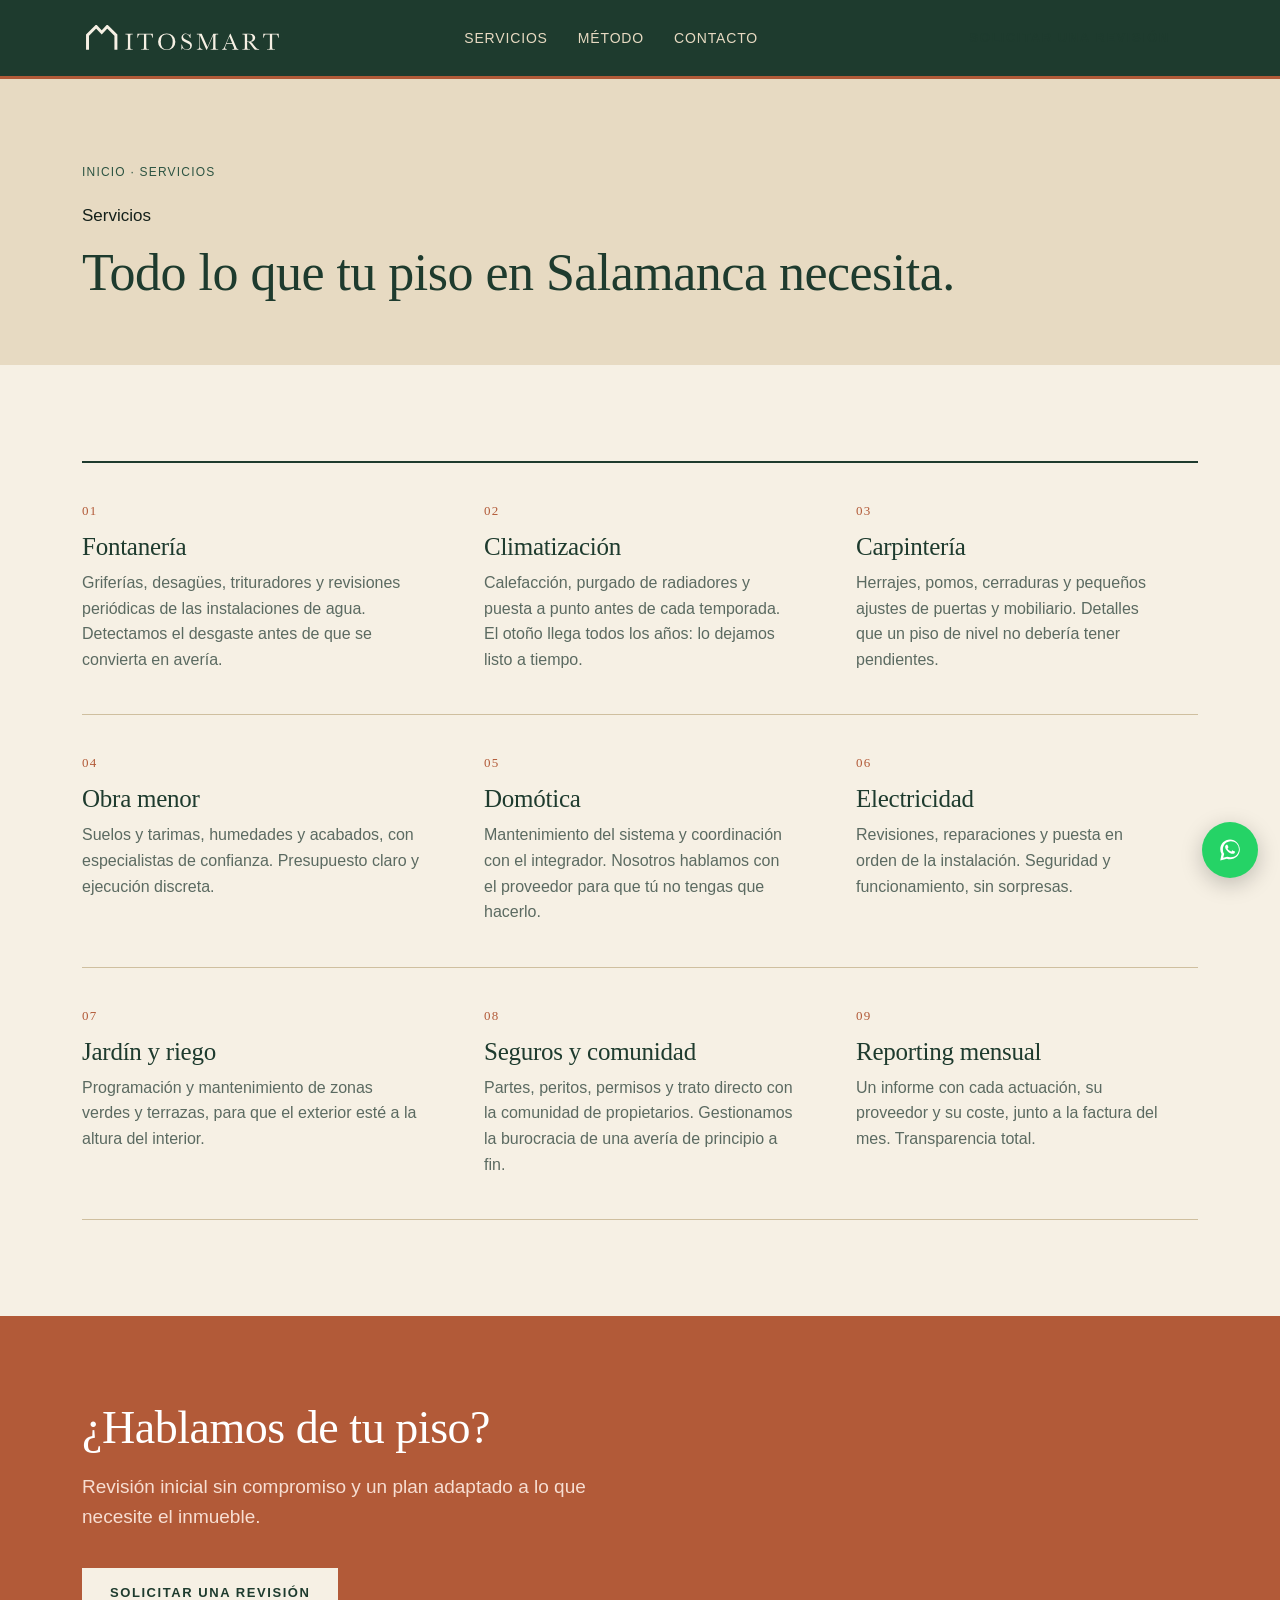
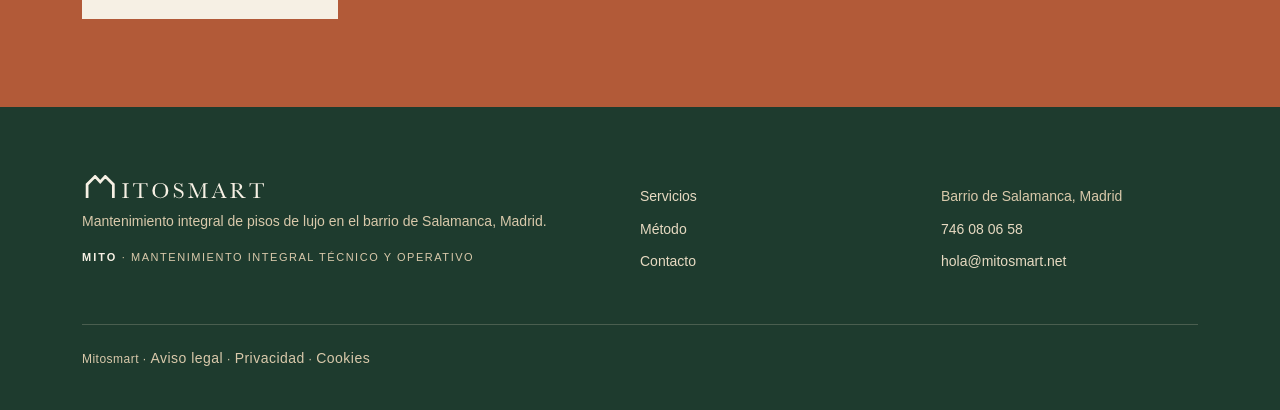
<file: servicios.html>
<!DOCTYPE html>
<html lang="es">
<head>
<meta charset="UTF-8">
<meta name="viewport" content="width=device-width, initial-scale=1.0">
  <meta name="robots" content="index, follow">
<title>Servicios de mantenimiento para pisos en Salamanca, Madrid | Mitosmart</title>
<meta name="description" content="Fontanería, climatización, carpintería, obra menor, domótica, electricidad y jardín para pisos de lujo en el barrio de Salamanca, Madrid. Un solo interlocutor.">
<link rel="stylesheet" href="styles.css?v=20261116a">
<link rel="icon" href="/favicon.ico" sizes="any">
<link rel="icon" type="image/png" sizes="32x32" href="/favicon-32.png?v=2">
<link rel="icon" type="image/png" sizes="512x512" href="/icon-512.png?v=2">
<link rel="apple-touch-icon" href="/apple-touch-icon.png?v=2">
<link rel="canonical" href="https://mitosmart.net/servicios.html">
<meta property="og:type" content="website">
<meta property="og:site_name" content="Mitosmart">
<meta property="og:locale" content="es_ES">
<meta property="og:title" content="Servicios de mantenimiento para pisos en Salamanca, Madrid | Mitosmart">
<meta property="og:description" content="Fontanería, climatización, carpintería, obra menor, domótica, electricidad y jardín para pisos de lujo en el barrio de Salamanca, Madrid.">
<meta property="og:url" content="https://mitosmart.net/servicios.html">
<meta property="og:image" content="https://mitosmart.net/og-image.jpg">
<meta property="og:image:width" content="1200">
<meta property="og:image:height" content="630">
<meta name="twitter:card" content="summary_large_image">
<meta name="twitter:title" content="Servicios de mantenimiento para pisos en Salamanca, Madrid | Mitosmart">
<meta name="twitter:description" content="Fontanería, climatización, carpintería, obra menor, domótica, electricidad y jardín para pisos de lujo en el barrio de Salamanca, Madrid.">
<meta name="twitter:image" content="https://mitosmart.net/og-image.jpg">
</head>
<body>

<nav class="nav">
  <div class="wrap nav-inner">
    <a class="brand" href="index.html" aria-label="Mitosmart, inicio"><img class="brand-logo" src="assets/mitosmart-logo-nav-crema.svg" alt="Mitosmart" width="200" height="27"></a>
    <div class="nav-links">
      <a href="servicios.html">Servicios</a>
      <a href="index.html#metodo">Método</a>
      <a href="contacto.html">Contacto</a>
    </div>
    <a class="btn" href="contacto.html">Solicitar una revisión</a>
  </div>
</nav>

<header class="sub-hero">
  <div class="wrap">
    <p class="crumb"><a href="index.html">Inicio</a> · Servicios</p>
    <p class="kicker">Servicios</p>
    <h1>Todo lo que tu piso en Salamanca necesita.</h1>
  </div>
</header>

<section class="section">
  <div class="wrap">
    <div class="grid">
      <div class="cell"><p class="num">01</p><h3><a href="fontaneria-salamanca.html">Fontanería</a></h3><p>Griferías, desagües, trituradores y revisiones periódicas de las instalaciones de agua. Detectamos el desgaste antes de que se convierta en avería.</p></div>
      <div class="cell"><p class="num">02</p><h3><a href="climatizacion-salamanca.html">Climatización</a></h3><p>Calefacción, purgado de radiadores y puesta a punto antes de cada temporada. El otoño llega todos los años: lo dejamos listo a tiempo.</p></div>
      <div class="cell"><p class="num">03</p><h3><a href="carpinteria-salamanca.html">Carpintería</a></h3><p>Herrajes, pomos, cerraduras y pequeños ajustes de puertas y mobiliario. Detalles que un piso de nivel no debería tener pendientes.</p></div>
      <div class="cell"><p class="num">04</p><h3><a href="obra-menor-salamanca.html">Obra menor</a></h3><p>Suelos y tarimas, humedades y acabados, con especialistas de confianza. Presupuesto claro y ejecución discreta.</p></div>
      <div class="cell"><p class="num">05</p><h3><a href="domotica-salamanca.html">Domótica</a></h3><p>Mantenimiento del sistema y coordinación con el integrador. Nosotros hablamos con el proveedor para que tú no tengas que hacerlo.</p></div>
      <div class="cell"><p class="num">06</p><h3><a href="electricidad-salamanca.html">Electricidad</a></h3><p>Revisiones, reparaciones y puesta en orden de la instalación. Seguridad y funcionamiento, sin sorpresas.</p></div>
      <div class="cell"><p class="num">07</p><h3>Jardín y riego</h3><p>Programación y mantenimiento de zonas verdes y terrazas, para que el exterior esté a la altura del interior.</p></div>
      <div class="cell"><p class="num">08</p><h3>Seguros y comunidad</h3><p>Partes, peritos, permisos y trato directo con la comunidad de propietarios. Gestionamos la burocracia de una avería de principio a fin.</p></div>
      <div class="cell"><p class="num">09</p><h3>Reporting mensual</h3><p>Un informe con cada actuación, su proveedor y su coste, junto a la factura del mes. Transparencia total.</p></div>
    </div>
  </div>
</section>

<section class="cta">
  <div class="wrap">
    <h2>¿Hablamos de tu piso?</h2>
    <p>Revisión inicial sin compromiso y un plan adaptado a lo que necesite el inmueble.</p>
    <div class="actions">
      <a class="btn solid" href="contacto.html">Solicitar una revisión</a>
    </div>
  </div>
</section>

<footer class="footer">
  <div class="wrap">
    <div class="footer-inner">
      <div class="col">
        <div class="brand"><img class="brand-logo" src="assets/mitosmart-logo-nav-crema.svg" alt="Mitosmart" width="190" height="25"></div>
        <p>Mantenimiento integral de pisos de lujo en el barrio de Salamanca, Madrid.</p>
        <p class="acronym"><strong>MITO</strong> · Mantenimiento Integral Técnico y Operativo</p>
      </div>
      <div class="col">
        <p><a href="servicios.html">Servicios</a></p>
        <p><a href="index.html#metodo">Método</a></p>
        <p><a href="contacto.html">Contacto</a></p>
      </div>
      <div class="col">
        <p>Barrio de Salamanca, Madrid</p>
        <p><a href="tel:+34746080658">746 08 06 58</a></p>
        <p><a href="mailto:hola@mitosmart.net">hola@mitosmart.net</a></p>
      </div>
    </div>
    <div class="legal">
      Mitosmart · <a href="aviso-legal.html">Aviso legal</a> · <a href="privacidad.html">Privacidad</a> · <a href="cookies.html">Cookies</a>
    </div>
  </div>
</footer>

<a class="wa-float" href="https://wa.me/34746080658" target="_blank" rel="noopener" aria-label="Escribir por WhatsApp">
  <svg viewBox="0 0 32 32" width="26" height="26" aria-hidden="true"><path fill="currentColor" d="M16.04 3C9.4 3 4.01 8.39 4.01 15.03c0 2.12.55 4.19 1.6 6.01L4 29l8.13-2.13a12 12 0 0 0 3.9.65h.01c6.64 0 12.03-5.39 12.03-12.03C28.07 8.39 22.68 3 16.04 3Zm0 21.9h-.01a9.9 9.9 0 0 1-3.36-.6l-.24-.1-4.82 1.26 1.29-4.7-.16-.25a9.86 9.86 0 0 1-1.51-5.48c0-5.45 4.44-9.88 9.89-9.88 2.64 0 5.12 1.03 6.99 2.9a9.82 9.82 0 0 1 2.9 6.99c0 5.45-4.44 9.88-9.88 9.88Zm5.42-7.4c-.3-.15-1.76-.87-2.03-.97-.27-.1-.47-.15-.67.15-.2.3-.77.97-.94 1.17-.17.2-.35.22-.65.07-.3-.15-1.25-.46-2.38-1.47-.88-.79-1.47-1.76-1.64-2.06-.17-.3-.02-.46.13-.61.13-.13.3-.35.45-.52.15-.17.2-.3.3-.5.1-.2.05-.37-.02-.52-.07-.15-.67-1.61-.92-2.21-.24-.58-.49-.5-.67-.51h-.57c-.2 0-.52.07-.79.37-.27.3-1.04 1.02-1.04 2.48s1.06 2.88 1.21 3.08c.15.2 2.09 3.19 5.06 4.47.71.31 1.26.49 1.69.62.71.23 1.36.2 1.87.12.57-.09 1.76-.72 2.01-1.42.25-.7.25-1.29.17-1.42-.07-.13-.27-.2-.57-.35Z"/></svg>
</a>

<!-- Cloudflare Web Analytics --><script type='module' src='https://static.cloudflareinsights.com/beacon.min.js' data-cf-beacon='{"token": "82f9977408dd4a0990320ea3b025bb33"}'></script><!-- End Cloudflare Web Analytics -->

</body>
</html>
</file>
<file: styles.css>
/* Mitosmart — design system (mockup v2) */
:root {
  --verde: #1e3b2e;
  --verde-2: #2d5442;
  --arena: #e7dac2;
  --arena-2: #d9c9ab;
  --terracota: #b25a38;
  --crema: #f6f0e4;
  --tinta: #14201a;
  --gris: #5b6a61;
  --linea: #cfbf9f;
  --serif: "Iowan Old Style", "Palatino Linotype", Palatino, Georgia, serif;
  --sans: "Helvetica Neue", Helvetica, Arial, sans-serif;
}

* { box-sizing: border-box; }
html { scroll-behavior: smooth; }

body {
  margin: 0;
  background: var(--crema);
  color: var(--tinta);
  font-family: var(--sans);
  font-size: 17px;
  line-height: 1.6;
  -webkit-font-smoothing: antialiased;
}

h1, h2, h3 { font-family: var(--serif); font-weight: 500; line-height: 1.05; margin: 0; letter-spacing: -0.01em; }
a { color: inherit; text-decoration: none; }
.wrap { max-width: 1180px; margin: 0 auto; padding: 0 32px; }

/* ---------- Nav: banda verde sólida ---------- */
.nav {
  position: sticky; top: 0; z-index: 50;
  background: var(--verde);
  color: var(--crema);
  border-bottom: 3px solid var(--terracota);
}
.nav-inner { display: flex; align-items: center; justify-content: space-between; height: 76px; }
.brand { display: flex; align-items: center; gap: 12px; }
.brand .mark {
  width: 34px; height: 34px; border-radius: 50%;
  background: var(--arena); color: var(--verde);
  display: inline-flex; align-items: center; justify-content: center;
  font-family: var(--serif); font-size: 19px; font-weight: 600; line-height: 1;
}
.brand .name { font-family: var(--serif); font-size: 24px; letter-spacing: 0.01em; }
.brand .tag { color: var(--arena-2); font-size: 10px; letter-spacing: 0.22em; text-transform: uppercase; margin-left: 4px; }
.nav-links { display: flex; align-items: center; gap: 30px; }
.nav-links a { font-size: 14px; letter-spacing: 0.06em; text-transform: uppercase; color: var(--arena); }
.nav-links a:hover { color: #fff; }

.btn {
  display: inline-block; border: 2px solid var(--verde);
  padding: 13px 26px; border-radius: 0;
  font-size: 13px; letter-spacing: 0.12em; text-transform: uppercase;
  background: transparent; color: var(--verde); cursor: pointer; font-weight: 600;
  transition: all .18s ease;
}
.btn:hover { background: var(--verde); color: var(--crema); }
.btn.solid { background: var(--terracota); border-color: var(--terracota); color: #fff; }
.btn.solid:hover { background: var(--verde); border-color: var(--verde); }
.btn.ghost { border-color: var(--arena-2); color: var(--crema); }
.btn.ghost:hover { background: var(--crema); color: var(--verde); }
.nav .btn.ghost { border-color: var(--arena); }

/* ---------- Hero: bloque verde a sangre + foto ---------- */
.hero { background: var(--verde); color: var(--crema); padding: 0; overflow: hidden; }
.hero-grid { display: grid; grid-template-columns: 1.05fr 0.95fr; gap: 0; align-items: stretch; }
.hero-copy { padding: 104px 56px 96px 0; }
.hero .kicker {
  font-size: 11px; letter-spacing: 0.26em; text-transform: uppercase;
  color: var(--arena-2); margin-bottom: 30px;
}
.hero h1 { font-size: 62px; max-width: 14ch; margin-bottom: 28px; color: #fff; }
.hero .sub { font-size: 19px; color: var(--arena); max-width: 48ch; line-height: 1.6; }
.hero .actions { display: flex; gap: 16px; margin-top: 42px; flex-wrap: wrap; }
.hero .trustline {
  margin-top: 56px; padding-top: 26px; border-top: 1px solid rgba(231,218,194,.3);
  display: flex; gap: 34px; flex-wrap: wrap;
  color: var(--arena-2); font-size: 12px; letter-spacing: 0.14em; text-transform: uppercase;
}
.hero-media { position: relative; }
.hero-media img { width: 100%; height: 100%; min-height: 620px; object-fit: cover; object-position: center 40%; display: block; filter: saturate(1.05) contrast(1.05); }
.hero-media::after {
  content: ""; position: absolute; inset: 0;
  background: linear-gradient(90deg, var(--verde) 0%, rgba(30,59,46,.25) 22%, rgba(30,59,46,0) 45%);
}

/* ---------- Secciones ---------- */
.section { padding: 96px 0; }
.section.tint { background: var(--arena); }
.sec-head { max-width: 60ch; margin-bottom: 60px; }
.sec-head .kicker {
  font-size: 11px; letter-spacing: 0.26em; text-transform: uppercase;
  color: var(--terracota); margin-bottom: 18px; font-weight: 600;
}
.sec-head h2 { font-size: 44px; color: var(--verde); }
.sec-head p { color: var(--gris); font-size: 19px; margin: 22px 0 0; }

/* ---------- Servicios: celdas con borde grueso ---------- */
.grid {
  display: grid; grid-template-columns: repeat(3, 1fr);
  gap: 0; background: transparent; border-top: 2px solid var(--verde);
}
.cell { background: transparent; padding: 38px 30px 42px 0; border-bottom: 1px solid var(--linea); }
.cell:nth-child(3n+2) { padding-left: 30px; }
.cell:nth-child(3n+3) { padding-left: 30px; }
.cell .num { font-family: var(--serif); font-size: 13px; color: var(--terracota); letter-spacing: 0.1em; margin: 0 0 12px; }
.cell h3 { font-size: 25px; color: var(--verde); margin-bottom: 10px; }
.cell p { color: var(--gris); font-size: 16px; margin: 0; }

/* ---------- Método: pasos con números grandes ---------- */
.steps { display: grid; grid-template-columns: repeat(3, 1fr); gap: 44px; }
.step-num {
  font-family: var(--serif); font-size: 76px; line-height: 1;
  color: var(--terracota); margin-bottom: 18px;
}
.step h3 { font-size: 24px; color: var(--verde); margin-bottom: 10px; }
.step p { color: var(--gris); font-size: 16px; margin: 0; }

/* ---------- Propiedades ---------- */
.props { display: grid; grid-template-columns: repeat(2, 1fr); gap: 40px 60px; }
.prop { border-left: 3px solid var(--terracota); padding-left: 22px; }
.prop h3 { font-size: 23px; color: var(--verde); margin-bottom: 8px; }
.prop p { color: var(--gris); font-size: 16px; margin: 0; }

/* ---------- CTA ---------- */
.cta { background: var(--terracota); color: #fff; padding: 88px 0; }
.cta h2 { font-size: 46px; color: #fff; margin-bottom: 16px; }
.cta p { color: #f7ded2; font-size: 19px; max-width: 52ch; }
.cta .actions { display: flex; gap: 16px; margin-top: 36px; flex-wrap: wrap; }
.cta .btn.solid { background: var(--crema); border-color: var(--crema); color: var(--verde); }
.cta .btn.solid:hover { background: var(--verde); border-color: var(--verde); color: var(--crema); }
.cta .btn.ghost { border-color: rgba(255,255,255,.6); color: #fff; }
.cta .btn.ghost:hover { background: #fff; color: var(--terracota); }

/* ---------- Footer ---------- */
.footer { background: var(--verde); color: var(--arena); padding: 68px 0 40px; }
.footer-inner { display: grid; grid-template-columns: 2fr 1fr 1fr; gap: 44px; }
.footer .brand .name { color: var(--crema); font-size: 22px; }
.footer .brand .mark { width: 30px; height: 30px; font-size: 16px; }
.footer p { color: var(--arena-2); font-size: 14px; margin: 10px 0 0; }
.footer a { color: var(--arena); font-size: 14px; }
.footer a:hover { color: #fff; }
.legal {
  margin-top: 52px; padding-top: 22px; border-top: 1px solid rgba(231,218,194,.22);
  font-size: 12px; color: var(--arena-2); letter-spacing: 0.04em;
}
.legal a { color: var(--arena-2); }

/* ---------- Contacto ---------- */
.sub-hero { padding: 84px 0 64px; background: var(--arena); }
.crumb { font-size: 12px; letter-spacing: .1em; text-transform: uppercase; color: var(--verde-2); margin: 0 0 20px; }
.crumb a { color: var(--verde-2); }
.sub-hero h1 { font-size: 52px; color: var(--verde); }
.sub-hero .lead { font-size: 19px; color: var(--gris); max-width: 52ch; margin: 18px 0 0; }

/* ---------- Sub-hero con foto (páginas de servicio) ---------- */
.sub-hero.photo { position: relative; background: var(--verde); padding: 108px 0 92px; overflow: hidden; }
.sub-hero.photo::before {
  content: ""; position: absolute; inset: 0;
  background-image: var(--img); background-size: cover; background-position: center;
}
.sub-hero.photo::after {
  content: ""; position: absolute; inset: 0;
  background: linear-gradient(90deg, rgba(20,42,32,.96) 0%, rgba(20,42,32,.86) 44%, rgba(20,42,32,.26) 100%);
}
.sub-hero.photo .wrap { position: relative; z-index: 1; }
.sub-hero.photo h1 { color: #fff; }
.sub-hero.photo .lead { color: rgba(246,240,228,.92); }
.sub-hero.photo .kicker { color: var(--arena); }
.sub-hero.photo .crumb, .sub-hero.photo .crumb a { color: rgba(246,240,228,.74); }
@media (max-width: 760px) {
  .sub-hero.photo { padding: 76px 0 64px; }
  .sub-hero.photo::after { background: linear-gradient(180deg, rgba(20,42,32,.9) 0%, rgba(20,42,32,.84) 55%, rgba(20,42,32,.72) 100%); }
}

.contact-section { padding-top: 72px; }
.contact-grid { display: grid; grid-template-columns: 1.5fr .85fr; gap: 72px; align-items: start; }
.contact-form .form-row { display: grid; grid-template-columns: 1fr 1fr; gap: 24px; }
.field { margin-bottom: 26px; }
.field label {
  display: block; font-size: 11px; letter-spacing: .16em; text-transform: uppercase;
  color: var(--verde-2); margin-bottom: 8px; font-weight: 600;
}
.field input, .field select, .field textarea {
  width: 100%; padding: 13px 0; border: 0; border-bottom: 1px solid var(--linea);
  background: transparent; font-family: var(--sans); font-size: 17px; color: var(--tinta);
  border-radius: 0; outline: none; transition: border-color .18s;
}
.field input:focus, .field select:focus, .field textarea:focus { border-bottom-color: var(--verde); }
.field textarea { resize: vertical; }
.form-check { display: flex; gap: 10px; align-items: flex-start; margin: 8px 0 28px; }
.form-check input { margin-top: 3px; }
.form-check label { font-size: 14px; color: var(--gris); }
.form-check a { text-decoration: underline; }
.form-actions { display: flex; align-items: center; gap: 20px; flex-wrap: wrap; }
.form-note { font-size: 13px; color: var(--gris); margin: 0; }
.contact-aside { border-left: 3px solid var(--terracota); padding-left: 30px; }
.aside-block { margin-bottom: 28px; }
.aside-k { font-size: 10px; letter-spacing: .18em; text-transform: uppercase; color: var(--terracota); margin: 0 0 6px; font-weight: 600; }
.aside-v { font-size: 17px; color: var(--verde); margin: 0; line-height: 1.45; }
.aside-quote { margin-top: 40px; padding-top: 24px; border-top: 1px solid var(--linea); }
.aside-quote p { font-family: var(--serif); font-size: 20px; font-style: italic; color: var(--verde-2); margin: 0; }
@media (max-width: 900px) {
  .contact-grid { grid-template-columns: 1fr; gap: 40px; }
  .contact-form .form-row { grid-template-columns: 1fr; }
  .contact-aside { border-left: 0; padding-left: 0; border-top: 1px solid var(--linea); padding-top: 32px; }
  .sub-hero h1 { font-size: 36px; }
  .sub-hero { padding: 56px 0 44px; }
}

/* ---------- Siglas en el pie ---------- */
.footer .acronym {
  margin-top: 16px; color: var(--arena-2);
  font-size: 11px; letter-spacing: 0.14em; text-transform: uppercase;
}
.footer .acronym strong { color: var(--crema); font-weight: 600; letter-spacing: 0.18em; }

/* ---------- WhatsApp flotante ---------- */
.wa-float {
  position: fixed; right: 22px; bottom: 22px; z-index: 80;
  width: 56px; height: 56px; border-radius: 50%;
  background: #25D366; color: #fff;
  display: flex; align-items: center; justify-content: center;
  box-shadow: 0 6px 22px rgba(0,0,0,.22);
  transition: transform .18s ease, box-shadow .18s ease;
}
.wa-float:hover { transform: translateY(-2px); box-shadow: 0 10px 28px rgba(0,0,0,.28); }
@media (max-width: 900px) { .wa-float { right: 16px; bottom: 16px; width: 52px; height: 52px; } }


/* ---------- Documentos legales ---------- */
.doc { max-width: 74ch; }
.doc-meta { color: var(--gris); font-size: 13px; letter-spacing: .04em; margin: 0 0 34px; }
.doc h2 { font-size: 26px; color: var(--verde); margin: 42px 0 12px; }
.doc h3 { font-size: 20px; color: var(--verde); margin: 30px 0 10px; }
.doc p { color: #4a534c; font-size: 16.5px; line-height: 1.72; margin: 0 0 14px; }
.doc ul { margin: 0 0 18px; padding-left: 20px; }
.doc li { color: #4a534c; font-size: 16.5px; line-height: 1.7; margin-bottom: 8px; }
.doc strong { color: var(--verde); }
.doc a { color: var(--terracota); text-decoration: underline; text-underline-offset: 2px; }
@media (max-width: 900px) { .doc h2 { font-size: 22px; } }

/* ---------- Responsive ---------- */
@media (max-width: 900px) {
  .hero-grid { grid-template-columns: 1fr; }
  .hero-copy { padding: 72px 0 56px; }
  .hero h1 { font-size: 42px; }
  .hero-media img { min-height: 340px; }
  .grid { grid-template-columns: 1fr; }
  .cell, .cell:nth-child(3n+2), .cell:nth-child(3n+3) { padding: 30px 0; }
  .steps, .props { grid-template-columns: 1fr; gap: 30px; }
  .footer-inner { grid-template-columns: 1fr; gap: 26px; }
  .sec-head h2 { font-size: 34px; }
  .nav-links { display: none; }
}

/* Enlaces en las celdas de servicio de la home */
.cell h3 a { color: inherit; text-decoration: none; }
.cell h3 a:hover { text-decoration: underline; text-underline-offset: 4px; }

/* Logotipo de marca */
.brand-logo { height: 27px; width: auto; display: block; }
.footer .brand-logo { height: 25px; }
@media (max-width: 760px) { .brand-logo { height: 23px; } }
</file>
